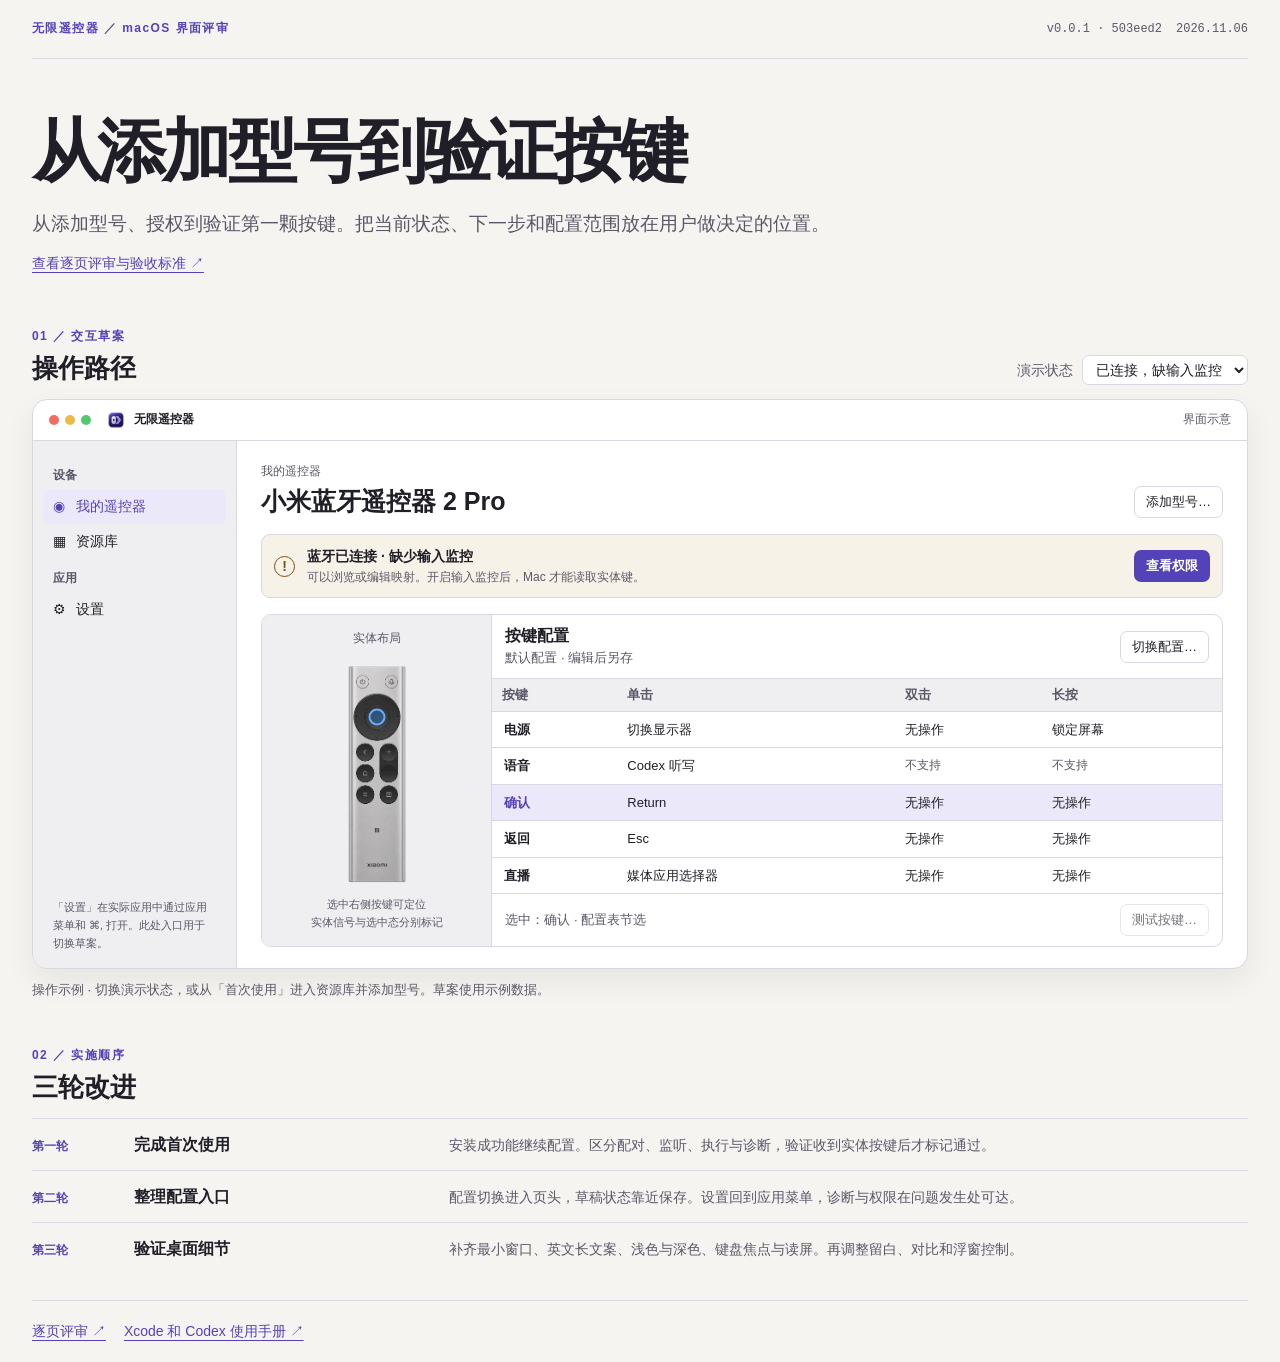
<file: designs/macos-ui-review/index.html>
<!doctype html>
<html lang="zh-Hans">
<head>
<meta charset="utf-8">
<meta name="viewport" content="width=device-width, initial-scale=1">
<meta name="color-scheme" content="light dark">
<title>无限遥控器 · macOS 界面评审</title>
<link rel="stylesheet" href="review.css">
<script src="review.js" defer></script>
</head>
<body>
<main>
  <header class="masthead">
    <span class="eyebrow">无限遥控器 <span>／</span> macOS 界面评审</span>
    <p class="metadata"><span>v0.0.1 · 503eed2</span><span>2026.11.06</span></p>
  </header>
  <section class="intro">
    <h1>从添加型号到验证按键</h1>
    <p>从添加型号、授权到验证第一颗按键。把当前状态、下一步和配置范围放在用户做决定的位置。</p>
    <a href="review.md">查看逐页评审与验收标准 ↗</a>
  </section>

  <section class="demo" aria-labelledby="demo-title">
    <div class="demo-head">
      <div><span class="eyebrow">01 ／ 交互草案</span><h2 id="demo-title">操作路径</h2></div>
      <div class="demo-controls">
        <label for="scenario">演示状态</label>
        <select id="scenario">
          <option value="empty">首次使用</option>
          <option value="unpaired">已添加，待配对</option>
          <option value="blocked" selected>已连接，缺输入监控</option>
          <option value="ready">已收到按键信号</option>
          <option value="diagnosing">诊断进行中</option>
        </select>
      </div>
    </div>
    <div class="window">
      <div class="titlebar">
        <span class="traffic" aria-hidden="true"><i></i><i></i><i></i></span>
        <img src="assets/infinite-remote.png" width="18" height="18" alt="">
        <strong>无限遥控器</strong>
        <span class="window-tag">界面示意</span>
      </div>
      <div class="window-body">
        <nav class="sidebar" aria-label="应用页面">
          <p>设备</p>
          <button type="button" data-page="device" aria-current="page"><span class="nav-symbol" aria-hidden="true">◉</span> 我的遥控器</button>
          <button type="button" data-page="library"><span class="nav-symbol" aria-hidden="true">▦</span> 资源库</button>
          <p>应用</p>
          <button type="button" data-page="settings"><span class="nav-symbol" aria-hidden="true">⚙</span> 设置</button>
          <div class="sidebar-note">「设置」在实际应用中通过应用菜单和 ⌘, 打开。此处入口用于切换草案。</div>
        </nav>
        <div class="stage">
          <section data-view="device">
            <div class="page-top"><div><span class="section-label">我的遥控器</span><h3 id="device-title">小米蓝牙遥控器 2 Pro</h3></div><button class="secondary" id="add-model" data-page="library" type="button">添加型号…</button></div>
            <div id="setup-guide" hidden>
              <div class="inset"><p class="section-label">首次使用</p><h4>设置你的第一支遥控器</h4><p class="muted">每次打开工作台，都可以继续未完成的步骤。</p>
                <ol class="steps">
                  <li><span><strong>添加型号</strong><small>从资源库选择与实体遥控器一致的型号。</small></span><button class="primary" type="button" data-page="library">浏览资源库</button></li>
                  <li><span><strong>读取按键</strong><small>添加型号后，前往蓝牙配对并开启输入监控。</small></span></li>
                  <li><span><strong>验证信号</strong><small>按下并松开任意键，确认 Mac 已收到信号。</small></span></li>
                </ol>
              </div>
            </div>
            <div id="device-workbench">
              <div class="status-row" aria-live="polite">
                <span id="status-icon" class="status-icon" aria-hidden="true">!</span>
                <span><strong id="status-title">蓝牙已连接 · 缺少输入监控</strong><small id="status-description">可以浏览或编辑映射。开启输入监控后，Mac 才能读取实体键。</small></span>
                <button type="button" id="status-action" class="primary">查看权限</button>
              </div>
              <div class="workbench">
                <div class="device-stage">
                  <span class="section-label">实体布局</span>
                  <div class="remote-photo">
                    <img src="assets/xiaomi-2-pro.png" alt="小米蓝牙遥控器 2 Pro 正面">
                    <span id="remote-selection" aria-hidden="true"></span>
                  </div>
                  <small>选中右侧按键可定位<br>实体信号与选中态分别标记</small>
                </div>
                <div class="mapping">
                  <div class="mapping-head"><div><h4>按键配置</h4><p class="muted">默认配置 · 编辑后另存</p></div><button type="button" class="secondary" id="profiles-button">切换配置…</button></div>
                  <div class="table-scroll">
                    <table aria-label="按键配置节选">
                      <thead><tr><th scope="col">按键</th><th scope="col">单击</th><th scope="col">双击</th><th scope="col">长按</th></tr></thead>
                      <tbody>
                        <tr><th scope="row"><button type="button" data-key="电源" aria-pressed="false">电源</button></th><td>切换显示器</td><td>无操作</td><td>锁定屏幕</td></tr>
                        <tr><th scope="row"><button type="button" data-key="语音" aria-pressed="false">语音</button></th><td>Codex 听写</td><td class="unsupported">不支持</td><td class="unsupported">不支持</td></tr>
                        <tr class="selected"><th scope="row"><button type="button" data-key="确认" aria-pressed="true">确认</button></th><td>Return</td><td>无操作</td><td>无操作</td></tr>
                        <tr><th scope="row"><button type="button" data-key="返回" aria-pressed="false">返回</button></th><td>Esc</td><td>无操作</td><td>无操作</td></tr>
                        <tr><th scope="row"><button type="button" data-key="直播" aria-pressed="false">直播</button></th><td>媒体应用选择器</td><td>无操作</td><td>无操作</td></tr>
                      </tbody>
                    </table>
                  </div>
                  <div class="mapping-foot"><span class="muted" id="selection" aria-live="polite">选中：确认 · 配置表节选</span><button class="secondary" type="button" id="diagnose">测试按键…</button></div>
                </div>
              </div>
            </div>
          </section>
          <section data-view="library" hidden>
            <div class="page-top"><div><span class="section-label">发现型号</span><h3>资源库</h3></div><button type="button" class="secondary" data-page="settings" data-pane="sources">管理订阅源…</button></div>
            <div class="library-filter"><label class="sr-only" for="query">搜索型号或品牌</label><input id="query" type="search" placeholder="搜索型号或品牌"></div>
            <div class="install-note" id="install-note" hidden><strong>型号已添加</strong><button class="primary" data-page="device" type="button">打开工作台</button></div>
            <div class="catalog" id="catalog">
              <article class="resource-card">
                <div class="catalog-photo"><img src="assets/xiaomi-2-pro.png" alt=""></div>
                <small>小米</small>
                <strong>小米蓝牙遥控器 2 Pro</strong>
                <code>0.0.1</code>
                <p>已适配的蓝牙遥控器，可用于应用切换、媒体选择和常用 Mac 操作。</p>
                <small class="source">官方资源库</small>
                <div><button type="button" class="primary" id="install">添加遥控器</button> <button type="button" class="secondary" id="choose" hidden>选择</button></div>
              </article>
              <aside class="inset library-hint"><h4>按实际型号添加</h4><p class="muted">通过机身外观与完整型号名称确认。安装后可直接进入工作台继续配对和测试。</p><p class="fineprint">保留现有型号卡片。安装反馈和后续入口由资源库页面提供。</p></aside>
            </div>
            <div class="inset" id="no-results" hidden><h4>没有匹配的遥控器</h4><p class="muted">清除搜索，查看当前订阅源中的全部型号。</p><button type="button" id="clear-search" class="secondary">清除搜索</button></div>
          </section>
          <section data-view="settings" hidden>
            <div class="page-top"><div><span class="section-label">应用设置</span><h3>设置</h3></div></div>
            <div class="pane-switch" role="group" aria-label="设置分类">
              <button class="secondary" type="button" aria-pressed="true" data-settings="permissions">权限</button>
              <button class="secondary" type="button" aria-pressed="false" data-settings="sources">订阅源</button>
              <button class="secondary" type="button" aria-pressed="false" data-settings="media">多媒体</button>
            </div>
            <div class="inset" data-settings-view="permissions">
              <h4>权限</h4><ul class="form-rows">
                <li><span><strong>输入监控</strong><small>读取你所选遥控器的实体按键。</small></span><span id="permission-state" class="muted">尚未授权</span></li>
                <li><span><strong>辅助功能</strong><small>用于模拟快捷键及操作其他应用。</small></span><span class="muted">按需启用</span></li>
              </ul>
              <button type="button" class="secondary" data-page="device">返回设备工作台</button>
            </div>
            <div class="inset" data-settings-view="sources" hidden>
              <h4>订阅源</h4><ul class="form-rows"><li><span><strong>官方资源库</strong><small>管理目录 URL、刷新状态和缓存来源。</small></span><span class="muted">默认</span></li></ul>
              <p class="muted">移除订阅源时，已安装的遥控器仍可使用。</p>
            </div>
            <div class="inset" data-settings-view="media" hidden>
              <h4>多媒体</h4><ul class="form-rows"><li><span><strong>媒体应用选择器</strong><small>选择要展示的应用，最多 9 个。</small></span><span class="muted">配置与预览</span></li></ul>
              <p class="muted">在预览中可看到应用排列和初始焦点。预览不写入配置，也不启动媒体应用。</p>
            </div>
          </section>
        </div>
      </div>
    </div>
    <p class="caption">操作示例 · 切换演示状态，或从「首次使用」进入资源库并添加型号。草案使用示例数据。</p>
  </section>

  <section class="priorities" aria-labelledby="priority-title">
    <span class="eyebrow">02 ／ 实施顺序</span>
    <h2 id="priority-title">三轮改进</h2>
    <div class="priority"><span>第一轮</span><h3>完成首次使用</h3><p>安装成功能继续配置。区分配对、监听、执行与诊断，验证收到实体按键后才标记通过。</p></div>
    <div class="priority"><span>第二轮</span><h3>整理配置入口</h3><p>配置切换进入页头，草稿状态靠近保存。设置回到应用菜单，诊断与权限在问题发生处可达。</p></div>
    <div class="priority"><span>第三轮</span><h3>验证桌面细节</h3><p>补齐最小窗口、英文长文案、浅色与深色、键盘焦点与读屏。再调整留白、对比和浮窗控制。</p></div>
  </section>
  <footer><a href="review.md">逐页评审 ↗</a><a href="xcode-codex.md">Xcode 和 Codex 使用手册 ↗</a></footer>
</main>
<dialog id="profiles"><h3>切换配置</h3><p>默认配置 · 当前使用</p><p class="muted">编辑映射后可另存为自定义配置。</p><form method="dialog"><button class="secondary">关闭</button></form></dialog>
</body>
</html>
</file>
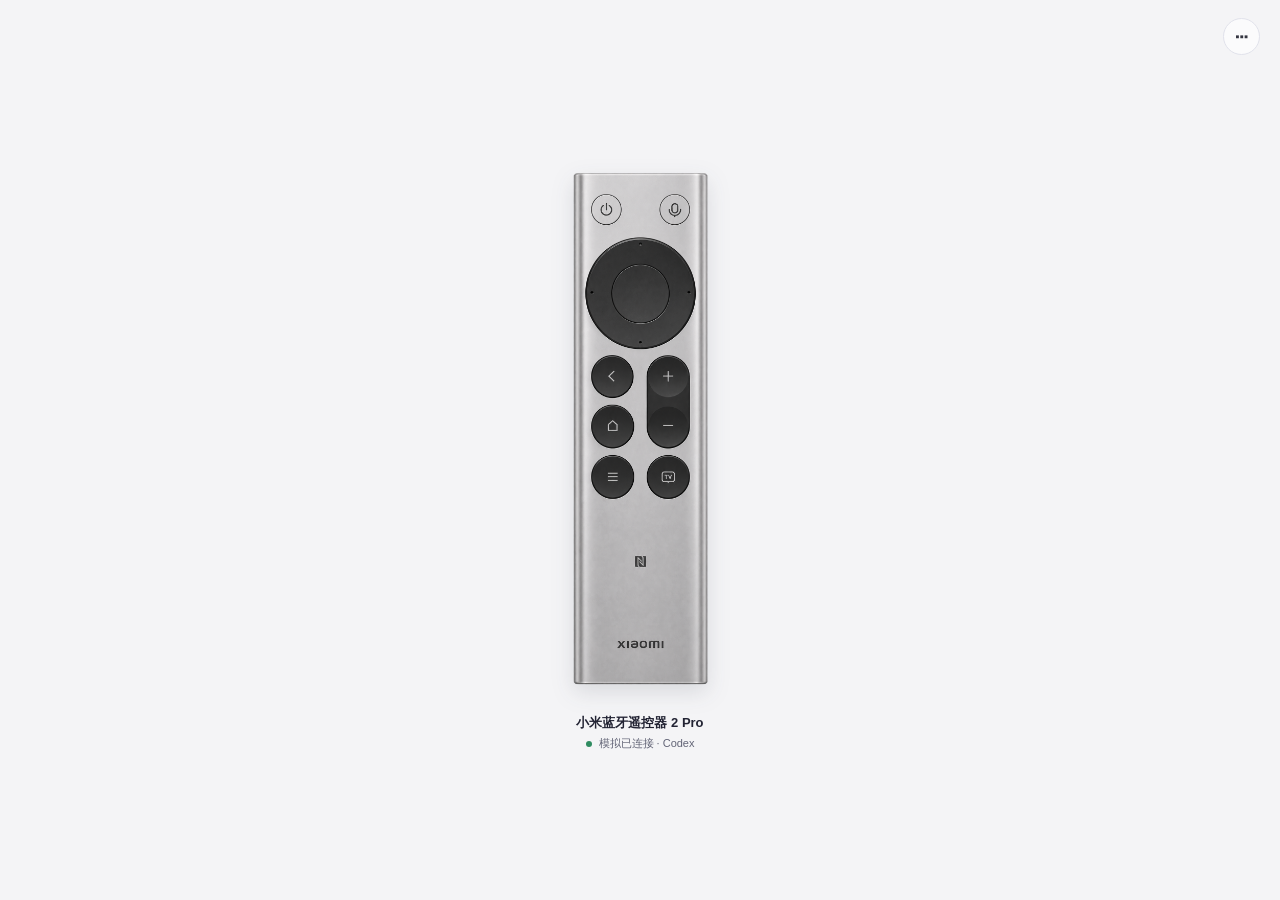
<file: designs/remotedesk-ia/index.html>
<!doctype html>
<html lang="zh-CN">
<head>
<meta charset="utf-8">
<meta name="viewport" content="width=device-width,initial-scale=1">
<title>遥控台 · 仿真遥控器</title>
<style>
:root{color-scheme:light;--ink:#222333;--sub:#626476;--line:#e1e2eb;--accent:#4e46cb;--tint:#eeedff;--bg:#f6f6fa;--paper:#fff;--good:#236949;--warn:#87550c}
*{box-sizing:border-box}body{margin:0;background:var(--bg);color:var(--ink);font:14px/1.55 -apple-system,BlinkMacSystemFont,"PingFang SC",sans-serif}button,select{font:inherit;color:inherit}button,select{border:1px solid var(--line);border-radius:7px;background:white;padding:6px 11px}button:not(:disabled),select{cursor:pointer}button:not(:disabled):hover{background:var(--tint)}button:disabled{opacity:.55}button:focus-visible,select:focus-visible,a:focus-visible{outline:2px solid var(--accent);outline-offset:2px}button.primary{background:var(--accent);color:white;border-color:var(--accent)}button.primary:hover{background:#3f36ae}a,.link{color:var(--accent)}.link{border:0;background:transparent}.head,.foot{background:#fff;padding:12px 22px;display:flex;align-items:center;justify-content:space-between;gap:12px;flex-wrap:wrap}.head{border-bottom:1px solid var(--line)}.foot{border-top:1px solid var(--line);font-size:12px;color:var(--sub)}.brand{display:flex;align-items:center;gap:10px;font-size:17px;font-weight:700}.mark{background:var(--accent);color:white;padding:5px 8px;border-radius:7px;font:700 12px/1.5 ui-monospace,monospace}.tag,.pill{border-radius:6px;background:#efeff4;padding:2px 7px;font-size:12px;color:var(--sub);white-space:nowrap}.pill.good{color:var(--good);background:#e9f5ef}.pill.warn{color:var(--warn);background:#fff3dd}.frame{display:grid;grid-template-columns:188px minmax(0,1fr);min-height:calc(100dvh - 110px)}aside{background:#f0f0f6;border-right:1px solid var(--line);padding:20px 13px;display:flex;flex-direction:column;gap:17px}nav{display:grid;gap:5px}nav button,.profiles button{text-align:left;border-color:transparent;background:transparent}nav button[aria-current="page"],.profiles button[aria-pressed="true"]{background:var(--tint);color:#4036aa;border-color:#dedaff;font-weight:650}.aside-meta{margin-top:auto;padding:10px 8px;border-top:1px solid var(--line)}main{padding:24px clamp(16px,4vw,46px) 30px;min-width:0}.content{max-width:1100px;margin:auto}.top{margin-bottom:18px}.eyebrow{font:650 11px/1.6 ui-monospace,monospace;letter-spacing:.12em;color:var(--accent)}h1,h2,h3,p{margin:0}h1{font-size:30px;line-height:1.22;letter-spacing:-.045em;margin:3px 0 6px}h2{font-size:19px;line-height:1.35}h3{font-size:14px}p,.muted{color:var(--sub)}small{color:var(--sub);font-size:12px}.row{display:flex;gap:8px;align-items:center;flex-wrap:wrap}.between{justify-content:space-between}.stack{display:grid;gap:13px}.card{background:var(--paper);border:1px solid var(--line);border-radius:11px;padding:16px;min-width:0}.hero{padding:18px;background:#f3f1ff;border-color:#e3ddff}.hero h2{font-size:23px;margin:1px 0 3px}.cols{display:grid;grid-template-columns:minmax(0,1fr) minmax(235px,.52fr);gap:13px;align-items:start}.scheme{grid-template-columns:minmax(155px,.36fr) minmax(0,1fr)}.profiles{display:grid;gap:4px}.profiles h3{margin-bottom:6px}.notice{border:1px solid #efdfb7;background:#fff8e9;border-radius:8px;padding:9px 11px;color:#714a0e}.list{list-style:none;padding:0;margin:0}.list li{border-top:1px solid var(--line);padding:8px 0}.list li:first-child{border-top:0}.key{display:inline-block;min-width:52px;font-weight:650}.status{display:grid;gap:8px;margin-top:9px}.status>div{display:flex;justify-content:space-between;gap:8px}.compact{font-size:12px}.keys{display:grid;grid-template-columns:repeat(3,minmax(0,1fr));gap:5px;margin:10px 0}.keys button{padding:5px}.keys button[aria-pressed=true]{border-color:#877cf1;background:var(--tint)}.learned{color:var(--good);font-size:10px}.meta{margin-top:8px;padding:10px 0 0;border-top:1px solid var(--line)}.toast{color:var(--good);font-size:13px}.toast:empty{display:none}.dialog{position:fixed;inset:0;background:#17162955;display:grid;place-items:center;padding:18px;z-index:2}.dialog .card{width:min(100%,510px);box-shadow:0 14px 50px #1e194337}.dialog pre{overflow:auto;background:#f3f3f8;padding:10px;font-size:12px}.target{width:100%;padding:7px;font:inherit;border:1px solid var(--line);border-radius:6px}.nowrap{white-space:nowrap}@media(max-width:860px){.frame{grid-template-columns:145px minmax(0,1fr)}main{padding:19px}.scheme{grid-template-columns:145px minmax(0,1fr)}}@media(max-width:710px){.cols:not(.scheme){grid-template-columns:1fr}}@media(max-width:600px){.frame,.scheme{display:block}aside{padding:8px 12px;border-right:0;border-bottom:1px solid var(--line)}nav{grid-template-columns:repeat(3,1fr)}.aside-meta,aside>.eyebrow{display:none}main{padding:14px}.scheme>.card:first-child{margin-bottom:10px}.profiles{grid-template-columns:1fr 1fr}.profiles h3{grid-column:1/-1}.head,.foot{padding:9px 12px}}

/* The device is the window content. Its visual surface is an image; controls overlay the physical keys. */
body{background:#f4f4f6}.appbar{position:absolute;inset:18px 20px auto;z-index:1;display:flex;justify-content:flex-end;gap:8px;align-items:center;pointer-events:none}
.appbar>*{pointer-events:auto}.menubtn{width:37px;height:37px;padding:0;border-radius:50%;background:#ffffffb0;color:#343540;font-size:23px;line-height:1}
.popover{position:absolute;right:0;top:44px;width:min(250px,calc(100vw - 40px));padding:6px;border:1px solid #dedee7;border-radius:11px;background:#fff;box-shadow:0 14px 35px #1c1a3622;display:grid;gap:2px}.popover button{border:0;text-align:left;padding:7px 10px}.popover small{padding:5px 10px 2px}.popover hr{margin:4px;border:0;border-top:1px solid var(--line)}
.scene{min-height:100dvh;display:grid;place-content:center;justify-items:center;padding:55px 14px 24px;gap:14px;text-align:center}
.device{position:relative;height:clamp(330px,calc(100dvh - 166px),555px);aspect-ratio:1 / 3;touch-action:manipulation}
.device img{width:100%;height:100%;display:block;object-fit:contain;pointer-events:none;filter:drop-shadow(0 8px 11px #272c3b21)}
.device .hotspot{position:absolute;transform:translate(-50%,-50%);padding:0;border:0;background:transparent;border-radius:50%;cursor:pointer;touch-action:manipulation}
.device .hotspot:hover{background:#ffffff21;box-shadow:inset 0 0 0 1px #ffffff70}
.device .hotspot:active,.device .hotspot.fired{background:#c1b7ff63;box-shadow:inset 0 0 0 1px #b0a2ff}
.caption h1{font-size:13px;font-weight:650;letter-spacing:0;margin:0 0 4px}.caption p{font-size:11px;display:flex;align-items:center;justify-content:center;gap:7px}.dot{width:6px;height:6px;border-radius:50%;background:#2f8b60}.dot.off{background:#8c868d}.result{min-height:1.55em;font-size:12px;color:var(--sub)}
.settings{padding:52px clamp(15px,4vw,45px) 25px;min-height:100dvh}.settings .content{max-width:850px}.settings .top{margin-top:10px}.settings .cols{margin-top:10px}.back{margin-right:auto}
@media(max-height:540px){.device{height:300px}.scene{padding-top:36px}}@media(prefers-reduced-motion:no-preference){.device .hotspot{transition:background .1s}}
</style>
</head>
<body>
<header class="appbar" id="appbar"></header>
<main id="screen" style="padding:0"></main>
<div id="overlay"></div>
<script>
const keys=[['power','电源'],['voice','语音'],['up','方向上'],['left','方向左'],['ok','确定'],['right','方向右'],['down','方向下'],['back','返回'],['plus','音量加'],['home','主页'],['minus','音量减'],['menu','菜单'],['tv','直播']];
const names={'ChatGPT':'浏览器 · ChatGPT','Codex':'Codex 桌面应用','Cursor':'Cursor 桌面应用','Claude Code · 终端':'终端'};
const presets={
 ChatGPT:{ok:'打开网页',menu:'切换到下一个 Agent'},
 Codex:{home:'新建对话 · ⌘N',ok:'发送当前草稿 · ⌘↵',back:'停止生成 · Esc',menu:'切换到下一个 Agent'},
 Cursor:{ok:'打开应用',menu:'切换到下一个 Agent'},
 'Claude Code · 终端':{ok:'打开应用',menu:'切换到下一个 Agent'}
};
const routes={home:'工作台',agents:'Agent 方案',remote:'遥控器'}, seq=Object.keys(names);
const $=id=>document.getElementById(id);
const btn=(label,act,cls='',disabled=false)=>'<button type="button" data-act="'+act+'" class="'+cls+'"'+(disabled?' disabled':'')+'>'+label+'</button>';
const pill=(label,cls='')=>'<span class="pill '+cls+'">'+label+'</span>';
const title=(n,t,d)=>'<header class="top"><div class="eyebrow">'+n+'</div><h1>'+t+'</h1><p>'+d+'</p></header>';
const state={};let dialogFocus='';
function reset(mode){Object.assign(state,{mode,page:'home',active:'Codex',view:'Codex',connected:mode==='daily',device:mode!=='setup',listen:mode!=='setup',post:mode==='daily',enabled:true,learned:new Set(mode==='setup'?[]:['home','ok','back','menu']),slot:'ok',actions:structuredClone(presets),learn:false,dialog:'',feedback:'',resume:false,logs:[]});}
reset('daily');
const keyName=id=>keys.find(x=>x[0]===id)?.[1]||'';
const requires=a=>a?.includes(' · ')||a==='发送快捷键'||a==='打开 Chat Bar';
const linked=()=>state.connected&&state.listen;
const deviceStatus=()=>!state.device?'未选设备':!state.connected?'设备离线':!state.listen?'已连接 · 未监听':'已连接 · 监听中';
function actionStatus(id,a){if(!state.enabled)return pill('已暂停');if(!state.connected)return pill('设备不可用','warn');if(!state.listen)return pill('等待输入监控','warn');if(!state.learned.has(id))return pill('未录入按键','warn');if(requires(a)&&!state.post)return pill('缺少辅助功能','warn');return pill('可遥控','good')}
let menuOpen=false, fired='', timer;
// Centers and hit extents measured on the 724 × 2172 transparent packshot.
const placement={
  power:[31.5,11.5,16.6,5.5],voice:[68.5,11.5,16.6,5.5],up:[50,19.2,34,4.9],
  left:[27.4,26.5,14.1,11.2],ok:[50,26.7,31.1,10.5],right:[72.6,26.5,14.1,11.2],down:[50,34.1,34,4.9],
  back:[34.8,41.5,23.5,7.8],plus:[65,41.5,23.5,7.8],home:[34.8,50.5,23.5,7.8],minus:[65,50.5,23.5,7.8],
  menu:[34.8,59.6,23.5,7.8],tv:[65,59.6,23.5,7.8]
};
function home(){
 const available=linked()&&state.enabled;
 const statuses=!state.device?'未选设备':!state.connected?'设备离线':!state.listen?'未监听':!state.enabled?'已暂停':'模拟已连接';
 return '<section class="scene" aria-label="仿真遥控器">'+
 (state.device?'<div class="device"><img src="assets/remote-2-pro.png" alt="" draggable="false">'+keys.map(([id,name])=>{
    const [x,y,w,h]=placement[id];
    const a=state.actions[state.active][id],hint=a?name+' · '+a:name;
    return '<button class="hotspot'+(id===fired?' fired':'')+'" data-act="press:'+id+'" aria-label="'+hint+'" title="'+hint+'" style="left:'+x+'%;top:'+y+'%;width:'+w+'%;height:'+h+'%"></button>';
 }).join('')+'</div>':'<div>'+btn('连接遥控器','route:remote','primary')+'</div>')+
 '<div class="caption"><h1>'+(state.device?'小米蓝牙遥控器 2 Pro':'未连接遥控器')+'</h1><p><span class="dot'+(!available?' off':'')+'" aria-hidden="true"></span>'+statuses+' · '+state.active+'</p></div>'+
 '<div class="result" role="status">'+state.feedback+'</div></section>';
}
function showMenu(){
 return '<div class="popover" aria-label="遥控台操作"><small>切换当前方案</small>'+seq.map(x=>btn(x+(x===state.active?' ✓':''),'activate:'+x)).join('')+'<hr>'+btn('配置 Agent 方案','inspect')+btn('配置遥控器','route:remote')+btn('按键诊断','dialog:diagnose')+btn(state.enabled?'暂停遥控触发':'恢复遥控触发','toggle')+'<hr><small>模拟连接状态</small>'+btn(state.connected?'模拟断开设备':'模拟连接设备','connection')+'</div>';
}
function agents(){
 const a=state.actions[state.view],live=state.view===state.active;
 return title('02 / ACTIONS','Agent 方案','选择一个方案浏览和配置动作。启用后，实体遥控器才会切换到它。')+
 '<div class="cols scheme"><section class="card profiles"><h3>方案列表</h3>'+seq.map(x=>'<button data-act="view:'+x+'" aria-pressed="'+(state.view===x)+'">'+x+(state.active===x?' <small>· 使用中</small>':'')+'</button>').join('')+'</section><section class="card stack"><div class="row between"><div><h2>'+state.view+'</h2><p>'+names[state.view]+'</p></div>'+(live?pill('当前启用','good'):btn('启用此方案','activate','primary'))+'</div>'+
 '<div class="meta"><div class="row between"><h3>已配置动作</h3>'+btn('配置键位','dialog:edit')+'</div><ul class="list">'+(Object.entries(a).map(([id,x])=>'<li class="row between"><span><span class="key">'+keyName(id)+'</span> '+x+'</span><div class="row">'+(!state.learned.has(id)?btn('去录入','jump:'+id,'link'):requires(x)&&!state.post?pill('缺少辅助功能','warn'):pill('已录入','good'))+btn('编辑','edit:'+id)+btn('试运行','test:'+id)+'</div></li>').join('')||'<li>未分配动作</li>')+'</ul></div>'+
 (Object.values(a).some(requires)&&!state.post?'<div class="notice row between"><span>发送快捷键需要「辅助功能」权限。</span>'+btn('模拟允许辅助功能','post')+'</div>':'')+'</section></div>';
}
function remote(){
 const recorded=state.learned.has(state.slot), label=keyName(state.slot);
 return title('03 / INPUT','遥控器','连接和录入实体按键。同一台遥控器录一次，即可供各方案使用。')+
 (state.resume?'<div class="row">'+btn('返回 '+state.view+' 方案','return','link')+'</div>':'')+
 '<div class="cols"><section class="card stack"><div class="row between"><h2>实体键录入</h2>'+pill(state.learned.size+' / 13 已录入')+'</div><div class="muted">小米 2 Pro · 实体键位</div><div class="keys">'+keys.map(([id,n])=>'<button data-act="key:'+id+'" aria-pressed="'+(state.slot===id)+'">'+n+(state.learned.has(id)?' <span class="learned" aria-label="已录入">●</span>':'')+'</button>').join('')+'</div><div class="meta stack"><div><h3>'+label+'</h3><small>'+(recorded?'已录入 · 所有方案共用':'尚未录入')+'</small></div>'+
 (state.learn?'<div class="notice">请按一下实体遥控器上的「'+label+'」。录入期间不会触发动作。</div><div class="row">'+btn('模拟收到按键','capture','primary')+btn('取消录入','cancel')+'</div>':'<div class="row">'+btn(recorded?'重新录入':'录入按键','learn','primary',!linked()||!state.enabled)+(recorded?btn('清除录入','clear'):'')+(!linked()?'<small>连接并开启监听后即可录入</small>':!state.enabled?'<small>恢复遥控触发后即可录入</small>':'')+'</div>')+
 '</div></section><div class="stack"><section class="card stack"><div class="row between"><h2>设备与连接</h2>'+pill(deviceStatus(),linked()?'good':'warn')+'</div><p>'+(state.device?'小米蓝牙语音遥控器 · HID 2717:32B8':'在 macOS 蓝牙设置配对，再选作输入设备。')+'</p><div class="row">'+(!state.connected?btn('模拟配对并选择设备','connect'):!state.listen?btn('模拟开启输入监控','listen','primary'):pill('输入监控已开启','good'))+'</div></section><section class="card stack"><h2>按键诊断</h2><p>查看收到的 HID 信号，打开诊断时实体按键不会触发动作。</p><div>'+btn('打开诊断','dialog:diagnose')+'</div></section></div></div>';
}
function modal(){
 if(!state.dialog)return '';
 const id=state.slot;
 let body='';
 if(state.dialog==='switch') body='<h2 id="dialog-title">切换当前方案</h2><p>选择后立即更改实体遥控器控制的 Agent。</p><div class="stack">'+seq.map(x=>btn(x+(x===state.active?' · 当前启用':''),'activate:'+x,'',x===state.active)).join('')+'</div>';
 if(state.dialog==='diagnose') body='<h2 id="dialog-title">按键诊断</h2><p>诊断中 · 实体按键不会触发动作</p><pre>'+(state.logs.length?state.logs.join('\n'):'还没有按键信号')+'</pre><div>'+btn('模拟收到「确定」信号','signal','primary',!linked())+'</div>';
 if(state.dialog==='edit'){
 const options=[...new Set(['未分配动作','打开网页','打开应用','发送快捷键','打开 Chat Bar','切换到下一个 Agent',...Object.values(presets[state.view])])];
 body='<h2 id="dialog-title">配置 '+state.view+' 动作</h2><label>键位 <select id="editKey">'+keys.map(([k,n])=>'<option value="'+k+'" '+(k===id?'selected':'')+'>'+n+'</option>').join('')+'</select></label><label>动作 <select id="editAction">'+options.map(a=>'<option '+((state.actions[state.view][id]||'未分配动作')===a?'selected':'')+'>'+a+'</option>').join('')+'</select></label><div>'+btn('保存动作','save','primary')+'</div>';
 }
 return '<div class="dialog"><section class="card stack" role="dialog" aria-modal="true" aria-labelledby="dialog-title">'+body+'<div>'+btn(state.dialog==='diagnose'?'完成':'关闭','close')+'</div></section></div>';
}
function render(){
 const settings=state.page!=='home';
 $('appbar').innerHTML=(settings?btn('返回遥控器','route:home','back'):'')+'<button type="button" class="menubtn" data-act="menu" aria-label="遥控台菜单" aria-expanded="'+menuOpen+'">⋯</button>'+(menuOpen?showMenu():'');
 $('screen').innerHTML=settings?'<div class="settings"><div class="content">'+({agents,remote}[state.page])()+'<div class="toast" role="status">'+state.feedback+'</div></div></div>':home();
 $('overlay').innerHTML=modal();
 for(const el of [$('appbar'),$('screen')])el.inert=!!state.dialog;
}
function go(page){state.page=page;state.learn=false;state.resume=false}
document.addEventListener('click',e=>{
 const b=e.target.closest('[data-act]');if(!b){if(menuOpen&&!e.target.closest('.popover')){menuOpen=false;render()}return;}
 const [op,v]=b.dataset.act.split(':'); const was=state.dialog;
 state.feedback='';
 if(op==='menu')menuOpen=!menuOpen;else menuOpen=false;
 if(op==='connection'){state.device=true;state.connected=!state.connected;state.learn=false}
 if(op==='press'){
   fired=v;clearTimeout(timer);timer=setTimeout(()=>{fired='';document.querySelector('.hotspot.fired')?.classList.remove('fired')},240);
   const action=state.actions[state.active][v];
   if(!linked())state.feedback='未发送 · 设备未监听';
   else if(!state.enabled)state.feedback='未发送 · 遥控已暂停';
   else if(!state.learned.has(v))state.feedback=keyName(v)+' · 尚未录入';
   else if(!action)state.feedback=keyName(v)+' · 未分配动作';
   else if(requires(action)&&!state.post)state.feedback='未发送 · 缺少辅助功能';
   else if(action==='切换到下一个 Agent'){state.active=seq[(seq.indexOf(state.active)+1)%seq.length];state.feedback='已切换到 '+state.active}
   else state.feedback='模拟触发 · '+action;
 }
 if(op==='route')go(v);
 if(op==='toggle'){state.enabled=!state.enabled;state.learn=false}
 if(op==='inspect'){state.view=state.active;go('agents')}
 if(op==='switch')state.dialog='switch';
 if(op==='view'){state.view=v}
 if(op==='activate'){state.active=v||state.view;state.dialog='';state.feedback='已启用 '+state.active}
 if(op==='jump'){if(state.page==='home')state.view=state.active;state.slot=v;go('remote');state.resume=true}
 if(op==='return')go('agents');
 if(op==='key'){state.slot=v;state.learn=false}
 if(op==='connect'){state.device=true;state.connected=true}
 if(op==='listen')state.listen=true;
 if(op==='post')state.post=true;
 if(op==='learn'&&linked()&&state.enabled)state.learn=true;
 if(op==='cancel')state.learn=false;
 if(op==='capture'){state.learned.add(state.slot);state.learn=false;state.feedback='已录入「'+keyName(state.slot)+'」，各方案均可使用'}
 if(op==='clear'){state.learned.delete(state.slot);state.feedback='已清除实体信号，方案动作仍保留'}
 if(op==='dialog'){state.learn=false;state.dialog=v}
 if(op==='close')state.dialog='';
 if(op==='signal'){state.logs.unshift('确定 · HID 示例信号');state.logs=state.logs.slice(0,8)}
 if(op==='edit'){state.slot=v;state.dialog='edit'}
 if(op==='test'){const a=state.actions[state.view][v];state.feedback=requires(a)&&!state.post?'试运行未执行：缺少辅助功能权限':'模拟试运行：'+a}
 if(op==='save'){const a=$('editAction').value;if(a==='未分配动作')delete state.actions[state.view][state.slot];else state.actions[state.view][state.slot]=a;state.dialog='';state.feedback='动作已保存'}
 if(!was&&state.dialog)dialogFocus=b.dataset.act;
 render();
 if(state.dialog)$('overlay').querySelector('button,select')?.focus();
 else if(was)document.querySelector('[data-act="'+CSS.escape(dialogFocus)+'"]')?.focus();
 else if(['route','jump','return','inspect'].includes(op)){const h=$('screen').querySelector('h1');h.tabIndex=-1;h.focus()}
 else document.querySelector('[data-act="'+CSS.escape(b.dataset.act)+'"]')?.focus();
});
document.addEventListener('change',e=>{if(e.target.id==='editKey'){state.slot=e.target.value;render();$('editKey').focus()}});
document.addEventListener('keydown',e=>{if(!state.dialog){if(e.key==='Escape'&&menuOpen){menuOpen=false;render();document.querySelector('[data-act=menu]').focus()}return;}if(e.key==='Escape'){$('overlay').querySelector('[data-act="close"]').click();return}if(e.key==='Tab'){const els=[...$('overlay').querySelectorAll('button:not(:disabled),select')];if(e.shiftKey&&document.activeElement===els[0]){e.preventDefault();els.at(-1)?.focus()}else if(!e.shiftKey&&document.activeElement===els.at(-1)){e.preventDefault();els[0]?.focus()}}});
render();
</script>
</body>
</html>
</file>
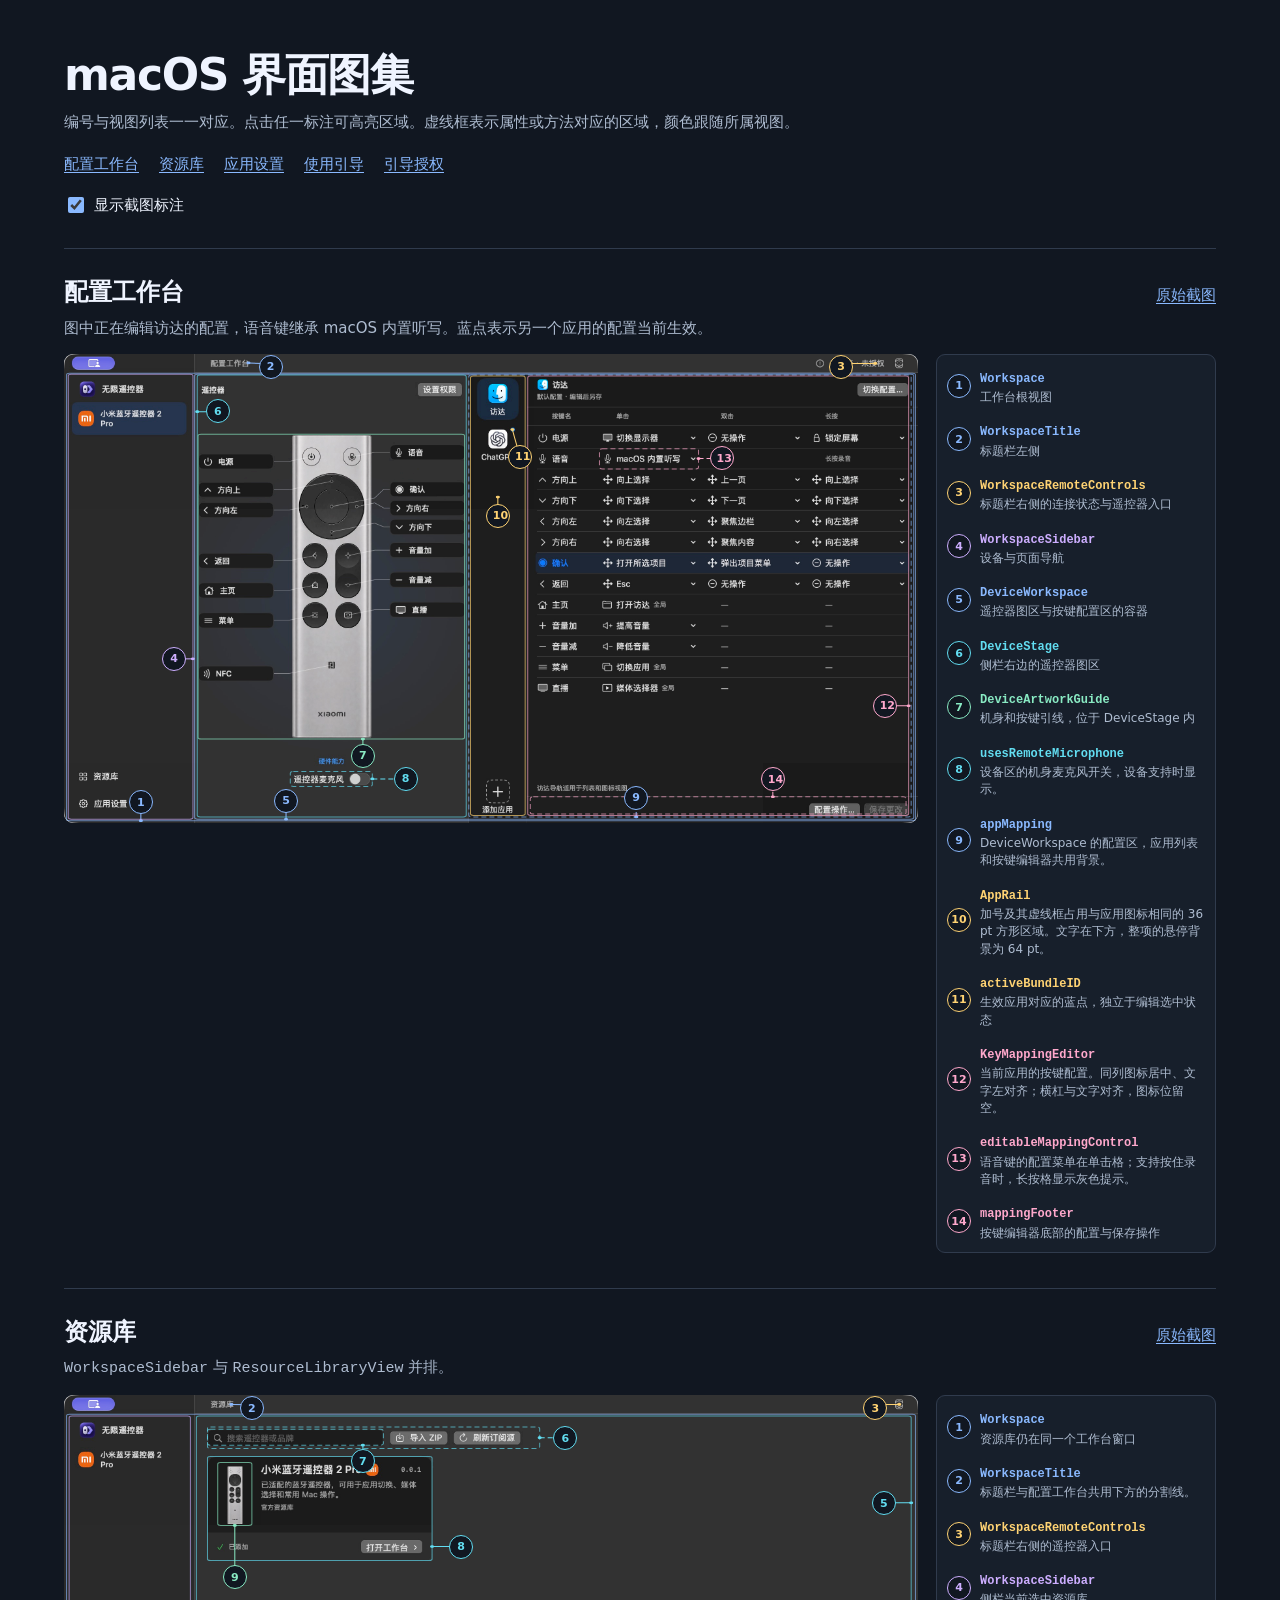
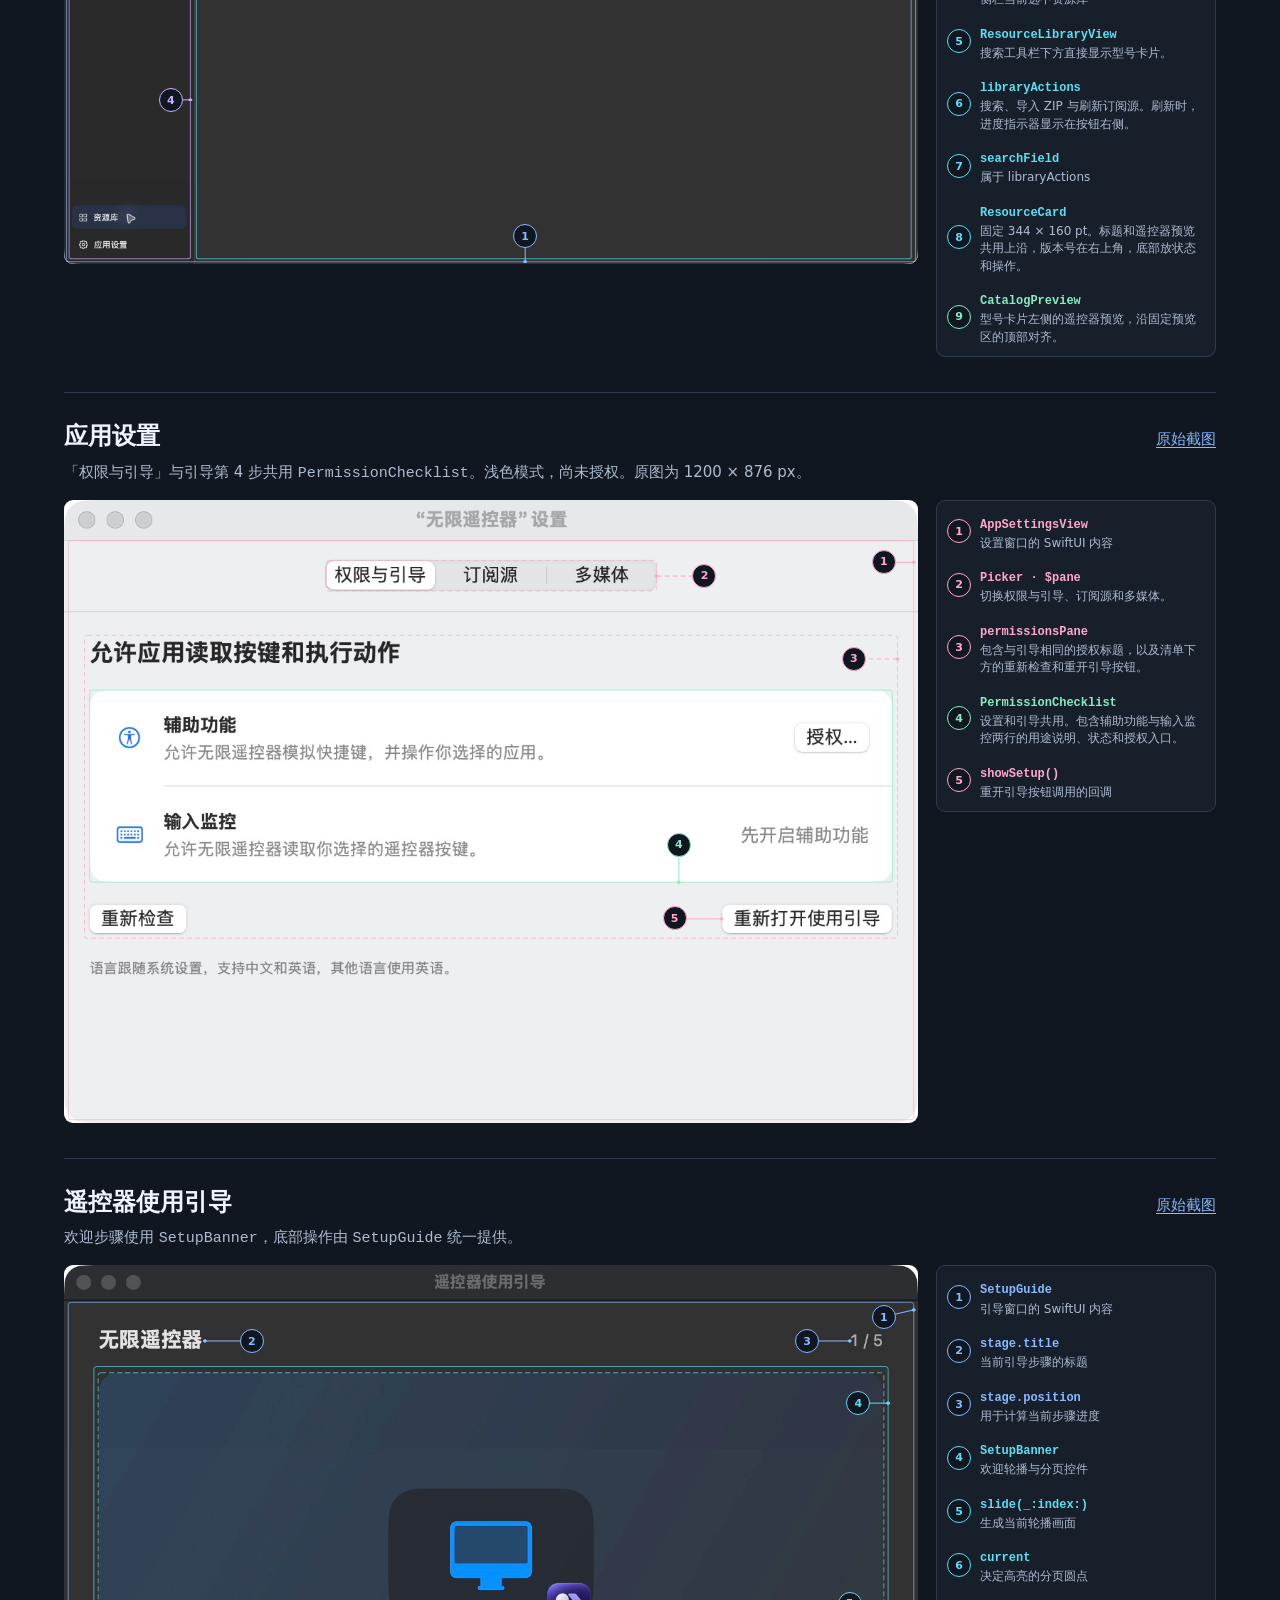
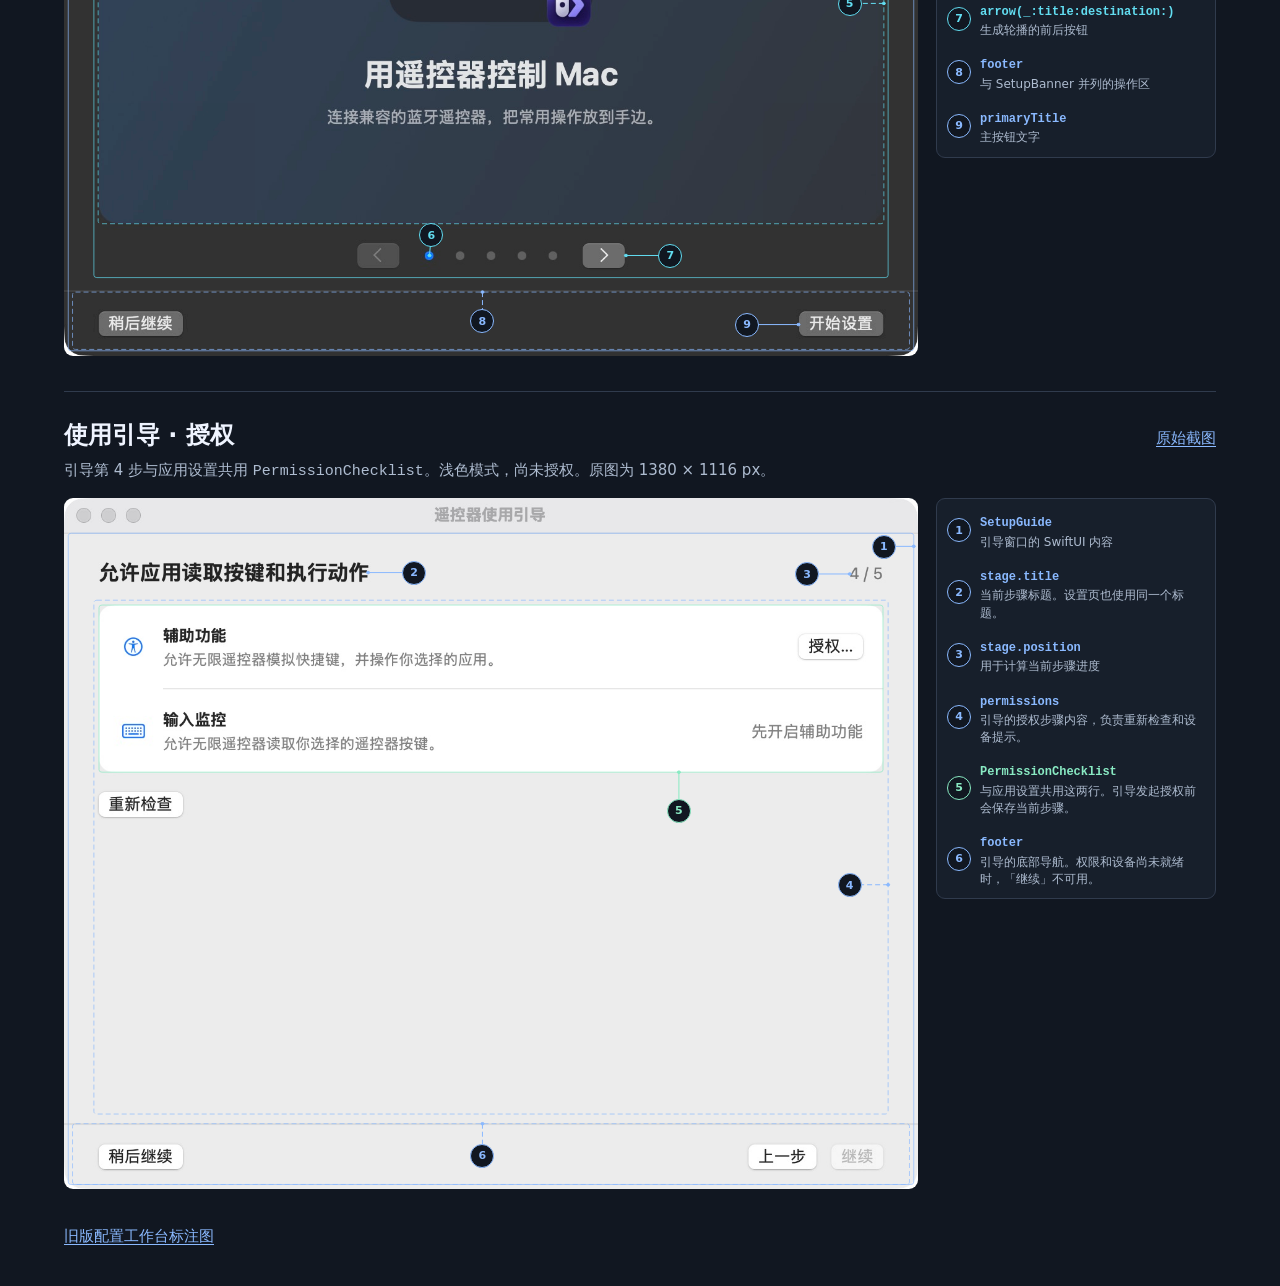
<file: docs/ui-reference.html>
<!doctype html>
<html lang="zh-Hans">
<head>
<meta charset="utf-8">
<meta name="viewport" content="width=device-width, initial-scale=1">
<title>macOS 界面图集 · 无限遥控器</title>
<style>
  :root {
    color-scheme: dark;
    --page: #111721;
    --panel: #171f2b;
    --line: #303b4d;
    --muted: #aebcd0;
    --blue: #8ab9ff;
    --purple: #cdaeff;
    --cyan: #62ddf1;
    --mint: #89eac3;
    --gold: #ffd373;
    --pink: #ffa8cc;
    font: 15px/1.6 system-ui, sans-serif;
    color: #eff4ff;
    background: var(--page);
  }
  * { box-sizing: border-box; }
  body { margin: 0; }
  header, main { width: min(96%, 1600px); margin-inline: auto; padding-inline: clamp(12px, 3vw, 40px); }
  header { padding-block: 40px 26px; }
  h1, h2, p { margin: 0; }
  h1 { font-size: clamp(28px, 4vw, 44px); letter-spacing: -.03em; }
  h2 { font-size: 24px; }
  p { color: var(--muted); }
  a { color: var(--blue); text-underline-offset: .22em; }
  a:focus-visible, button:focus-visible, input:focus-visible { outline: 2px solid var(--blue); outline-offset: 3px; }
  nav, .heading { display: flex; align-items: baseline; flex-wrap: wrap; gap: 8px 20px; }
  nav { margin-block: 18px 12px; }
  .toggle { display: inline-flex; gap: 7px; align-items: center; min-height: 34px; }
  .toggle input { accent-color: var(--blue); width: 16px; height: 16px; }
  main { padding-bottom: 50px; }
  section { border-top: 1px solid var(--line); padding-block: 24px 35px; }
  .heading { justify-content: space-between; margin-bottom: 4px; }
  .panel { display: grid; grid-template-columns: minmax(0, 1fr) 280px; gap: 18px; align-items: start; margin-top: 14px; }
  .shot-scroll { overflow: auto; }
  .shot { position: relative; width: 100%; overflow: hidden; border-radius: 9px; background: var(--panel); }
  .shot img { display: block; width: 100%; height: auto; }
  .overlay, .overlay svg { position: absolute; inset: 0; width: 100%; height: 100%; pointer-events: none; }
  body:has(#show-marks:not(:checked)) .overlay { display: none; }
  .overlay :is(rect, line, circle) { vector-effect: non-scaling-stroke; stroke: var(--mark); fill: none; }
  .overlay rect { opacity: .66; }
  .overlay [data-kind="member"]:has(> rect) > :is(rect, line) { stroke-dasharray: 5 3; }
  .overlay circle { fill: var(--mark); }
  .overlay .chosen rect { opacity: 1; stroke-width: 2; fill: color-mix(in srgb, var(--mark) 10%, transparent); }
  .pin, .number {
    display: grid; place-items: center; flex: none;
    width: 24px; height: 24px; border: 1px solid var(--mark); border-radius: 50%;
    background: var(--page); color: var(--mark); font: 700 11px/1 system-ui, sans-serif;
  }
  .pin {
    position: absolute;
    left: clamp(13px, var(--x), calc(100% - 13px));
    top: clamp(13px, var(--y), calc(100% - 13px));
    transform: translate(-50%, -50%); pointer-events: auto; cursor: pointer;
  }
  .pin.chosen, .marks button[aria-pressed="true"] .number { color: var(--page); background: var(--mark); }
  .marks { list-style: none; margin: 0; padding: 4px; border: 1px solid var(--line); border-radius: 9px; background: var(--panel); }
  .marks button {
    display: flex; gap: 9px; align-items: center; width: 100%; padding: 6px;
    border: 0; border-radius: 5px; text-align: left; font: inherit; color: var(--mark);
    background: none; cursor: pointer;
  }
  .marks button:hover, .marks button[aria-pressed="true"] { background: #263144; }
  .marks code { overflow-wrap: anywhere; font-size: 12px; font-weight: 600; }
  .marks small { display: block; color: var(--muted); font-size: 12px; line-height: 1.45; }
  .blue { --mark: var(--blue); } .purple { --mark: var(--purple); }
  .cyan { --mark: var(--cyan); } .mint { --mark: var(--mint); }
  .gold { --mark: var(--gold); } .pink { --mark: var(--pink); }
  .scroll-note { display: none; }
  @media (max-width: 980px) {
    .panel { grid-template-columns: 1fr; gap: 10px; }
    .marks { display: grid; grid-template-columns: repeat(auto-fit, minmax(min(230px, 100%), 1fr)); }
    .shot.wide { min-width: 670px; }
    .scroll-note { display: block; font-size: 13px; }
  }
  @media (max-width: 560px) {
    header { padding-top: 22px; }
    .shot { min-width: 440px; }
  }
</style>
</head>
<body>
<header>
  <h1>macOS 界面图集</h1>
  <p>编号与视图列表一一对应。点击任一标注可高亮区域。虚线框表示属性或方法对应的区域，颜色跟随所属视图。</p>
  <nav aria-label="界面导航">
    <a href="#workspace">配置工作台</a>
    <a href="#library">资源库</a>
    <a href="#settings">应用设置</a>
    <a href="#guide">使用引导</a>
    <a href="#guide-permissions">引导授权</a>
  </nav>
  <label class="toggle"><input type="checkbox" id="show-marks" checked> 显示截图标注</label>
  <p class="scroll-note">窄屏可横向滚动截图。</p>
</header>
<main>
  <!-- 每条 li 是一个标注。坐标以截图左上为原点，范围 0–100。
       data-box = 左 上 宽 高，data-at = 引线终点，data-pin = 编号位置。
       局部控件可省略 data-box。替换截图后只需校正受影响条目的坐标。 -->
  <section id="workspace">
    <div class="heading"><h2>配置工作台</h2><a href="images/workspace.jpg">原始截图</a></div>
    <p>图中正在编辑访达的配置，语音键继承 macOS 内置听写。蓝点表示另一个应用的配置当前生效。</p>
    <div class="panel">
      <div class="shot-scroll"><div class="shot wide">
        <img src="images/workspace.jpg" width="2622" height="1440" alt="配置工作台。访达语音行的单击格显示 macOS 内置听写，长按格显示长按录音。确认键的双击格显示弹出项目菜单。">
      </div></div>
      <ol class="marks" aria-label="配置工作台视图与属性">
        <li class="blue" data-box=".3 4.1 99.4 95.4" data-at="9 99.5" data-pin="9 95.6"><code>Workspace</code><small>工作台根视图</small></li>
        <li class="blue" data-at="21.6 1.9" data-pin="24.2 2.1"><code>WorkspaceTitle</code><small>标题栏左侧</small></li>
        <li class="gold" data-at="95 2" data-pin="91 2"><code>WorkspaceRemoteControls</code><small>标题栏右侧的连接状态与遥控器入口</small></li>
        <li class="purple" data-box=".5 4.3 14.6 94.9" data-at="15.1 65" data-pin="12.9 65"><code>WorkspaceSidebar</code><small>设备与页面导航</small></li>
        <li class="blue" data-box="15.3 4.3 84.2 94.9" data-at="26 99.2" data-pin="26 95.3"><code>DeviceWorkspace</code><small>遥控器图区与按键配置区的容器</small></li>
        <li class="cyan" data-box="15.6 4.5 31.5 94.2" data-at="15.6 12.3" data-pin="18 12.3"><code>DeviceStage</code><small>侧栏右边的遥控器图区</small></li>
        <li class="mint" data-box="15.7 17.1 31.2 65" data-at="35 82.1" data-pin="35 85.7"><code>DeviceArtworkGuide</code><small>机身和按键引线，位于 DeviceStage 内</small></li>
        <li class="cyan" data-kind="member" data-box="26.5 89 9.6 3.2" data-at="36.1 90.6" data-pin="40 90.6"><code>usesRemoteMicrophone</code><small>设备区的机身麦克风开关，设备支持时显示。</small></li>
        <li class="blue" data-kind="member" data-box="47.4 4.5 51.8 94.2" data-at="67 98.7" data-pin="67 94.7"><code>appMapping</code><small>DeviceWorkspace 的配置区，应用列表和按键编辑器共用背景。</small></li>
        <li class="gold" data-box="47.6 4.7 6.4 93.7" data-at="50.8 30.5" data-pin="50.8 34.5"><code>AppRail</code><small>加号及其虚线框占用与应用图标相同的 36 pt 方形区域。文字在下方，整项的悬停背景为 64 pt。</small></li>
        <li class="gold" data-kind="member" data-at="52.5 16.1" data-pin="53.4 22"><code>activeBundleID</code><small>生效应用对应的蓝点，独立于编辑选中状态</small></li>
        <li class="pink" data-box="54.3 4.7 44.6 93.7" data-at="98.9 75" data-pin="96.1 75"><code>KeyMappingEditor</code><small>当前应用的按键配置。同列图标居中、文字左对齐；横杠与文字对齐，图标位留空。</small></li>
        <li class="pink" data-kind="member" data-box="62.7 20.2 11.6 4.3" data-at="74.3 22.3" data-pin="77 22.3"><code>editableMappingControl</code><small>语音键的配置菜单在单击格；支持按住录音时，长按格显示灰色提示。</small></li>
        <li class="pink" data-kind="member" data-box="54.6 94.4 44 3.7" data-at="83 94.4" data-pin="83 90.7"><code>mappingFooter</code><small>按键编辑器底部的配置与保存操作</small></li>
      </ol>
    </div>
  </section>
  <section id="library">
    <div class="heading"><h2>资源库</h2><a href="images/remote-library.jpg">原始截图</a></div>
    <p><code>WorkspaceSidebar</code> 与 <code>ResourceLibraryView</code> 并排。</p>
    <div class="panel">
      <div class="shot-scroll"><div class="shot wide">
        <img src="images/remote-library.jpg" width="2622" height="1440" alt="资源库。型号卡片左侧显示遥控器，右侧显示型号和介绍，底部显示安装状态和操作。">
      </div></div>
      <ol class="marks" aria-label="资源库视图与属性">
        <li class="blue" data-box=".3 4.1 99.4 95.4" data-at="54 99.5" data-pin="54 94"><code>Workspace</code><small>资源库仍在同一个工作台窗口</small></li>
        <li class="blue" data-at="19.6 2" data-pin="22 2.1"><code>WorkspaceTitle</code><small>标题栏与配置工作台共用下方的分割线。</small></li>
        <li class="gold" data-at="97.8 2" data-pin="95 2"><code>WorkspaceRemoteControls</code><small>标题栏右侧的遥控器入口</small></li>
        <li class="purple" data-box=".6 4.5 14.2 94.4" data-at="14.8 65" data-pin="12.5 65"><code>WorkspaceSidebar</code><small>侧栏当前选中资源库</small></li>
        <li class="cyan" data-box="15.5 4.5 83.7 94.4" data-at="99.2 23" data-pin="96 23"><code>ResourceLibraryView</code><small>搜索工具栏下方直接显示型号卡片。</small></li>
        <li class="cyan" data-kind="member" data-box="16.8 6.8 38.9 4.6" data-at="55.7 9.1" data-pin="58.7 9.1"><code>libraryActions</code><small>搜索、导入 ZIP 与刷新订阅源。刷新时，进度指示器显示在按钮右侧。</small></li>
        <li class="cyan" data-kind="member" data-box="16.8 7.3 20.6 3.4" data-at="35 10.7" data-pin="35 14"><code>searchField</code><small>属于 libraryActions</small></li>
        <li class="cyan" data-box="16.8 13.1 26.3 22.2" data-at="43.1 32.3" data-pin="46.5 32.3"><code>ResourceCard</code><small>固定 344 × 160 pt。标题和遥控器预览共用上沿，版本号在右上角，底部放状态和操作。</small></li>
        <li class="mint" data-box="18 14.4 4 13.4" data-at="20 27.8" data-pin="20 38.8"><code>CatalogPreview</code><small>型号卡片左侧的遥控器预览，沿固定预览区的顶部对齐。</small></li>
      </ol>
    </div>
  </section>
  <section id="settings">
    <div class="heading"><h2>应用设置</h2><a href="images/app-settings.jpg">原始截图</a></div>
    <p>「权限与引导」与引导第 4 步共用 <code>PermissionChecklist</code>。浅色模式，尚未授权。原图为 1200 × 876 px。</p>
    <div class="panel">
      <div class="shot-scroll"><div class="shot">
        <img src="images/app-settings.jpg" width="1200" height="876" alt="应用设置的权限与引导页。辅助功能行显示授权按钮，输入监控行提示先开启辅助功能。">
      </div></div>
      <ol class="marks" aria-label="应用设置视图与属性">
        <li class="pink" data-box=".5 6.5 99 92.9" data-at="99.5 10" data-pin="96 10"><code>AppSettingsView</code><small>设置窗口的 SwiftUI 内容</small></li>
        <li class="pink" data-kind="member" data-box="30.7 9.7 38.7 4.9" data-at="69.4 12.2" data-pin="75 12.2"><code>Picker · $pane</code><small>切换权限与引导、订阅源和多媒体。</small></li>
        <li class="pink" data-kind="member" data-box="2.4 21.7 95.2 48.6" data-at="97.6 25.5" data-pin="92.5 25.5"><code>permissionsPane</code><small>包含与引导相同的授权标题，以及清单下方的重新检查和重开引导按钮。</small></li>
        <li class="mint" data-box="3 30.5 94 30.8" data-at="72 61.3" data-pin="72 55.4"><code>PermissionChecklist</code><small>设置和引导共用。包含辅助功能与输入监控两行的用途说明、状态和授权入口。</small></li>
        <li class="pink" data-kind="member" data-at="77 67.2" data-pin="71.5 67.2"><code>showSetup()</code><small>重开引导按钮调用的回调</small></li>
      </ol>
    </div>
  </section>
  <section id="guide">
    <div class="heading"><h2>遥控器使用引导</h2><a href="images/setup-guide.jpg">原始截图</a></div>
    <p>欢迎步骤使用 <code>SetupBanner</code>，底部操作由 <code>SetupGuide</code> 统一提供。</p>
    <div class="panel">
      <div class="shot-scroll"><div class="shot">
        <img src="images/setup-guide.jpg" width="1380" height="1116" alt="遥控器使用引导的欢迎步骤">
      </div></div>
      <ol class="marks" aria-label="使用引导视图与属性">
        <li class="blue" data-box=".5 5.4 99 93.9" data-at="99.5 6.5" data-pin="96 7.5"><code>SetupGuide</code><small>引导窗口的 SwiftUI 内容</small></li>
        <li class="blue" data-at="16.5 11" data-pin="22 11"><code>stage.title</code><small>当前引导步骤的标题</small></li>
        <li class="blue" data-at="92 11" data-pin="87 11"><code>stage.position</code><small>用于计算当前步骤进度</small></li>
        <li class="cyan" data-box="3.5 14.7 93 74" data-at="96.5 20" data-pin="93 20"><code>SetupBanner</code><small>欢迎轮播与分页控件</small></li>
        <li class="cyan" data-kind="member" data-box="4 15.6 92 65.3" data-at="96 49" data-pin="92 49"><code>slide(_:index:)</code><small>生成当前轮播画面</small></li>
        <li class="cyan" data-at="42.8 85.5" data-pin="43 82.5"><code>current</code><small>决定高亮的分页圆点</small></li>
        <li class="cyan" data-at="65.8 85.5" data-pin="71 85.5"><code>arrow(_:title:destination:)</code><small>生成轮播的前后按钮</small></li>
        <li class="blue" data-kind="member" data-box="1 90.8 98 8.3" data-at="49 90.8" data-pin="49 95"><code>footer</code><small>与 SetupBanner 并列的操作区</small></li>
        <li class="blue" data-at="86 95.5" data-pin="80 95.5"><code>primaryTitle</code><small>主按钮文字</small></li>
      </ol>
    </div>
  </section>
  <section id="guide-permissions">
    <div class="heading"><h2>使用引导 · 授权</h2><a href="images/setup-guide-permissions.jpg">原始截图</a></div>
    <p>引导第 4 步与应用设置共用 <code>PermissionChecklist</code>。浅色模式，尚未授权。原图为 1380 × 1116 px。</p>
    <div class="panel">
      <div class="shot-scroll"><div class="shot">
        <img src="images/setup-guide-permissions.jpg" width="1380" height="1116" alt="使用引导的第 4 步。辅助功能行显示授权按钮，输入监控行提示先开启辅助功能。">
      </div></div>
      <ol class="marks" aria-label="引导授权步骤的视图与属性">
        <li class="blue" data-box=".5 5.1 99 94.3" data-at="99.5 7" data-pin="96 7"><code>SetupGuide</code><small>引导窗口的 SwiftUI 内容</small></li>
        <li class="blue" data-kind="member" data-at="35.6 10.8" data-pin="41 10.8"><code>stage.title</code><small>当前步骤标题。设置页也使用同一个标题。</small></li>
        <li class="blue" data-kind="member" data-at="92 11" data-pin="87 11"><code>stage.position</code><small>用于计算当前步骤进度</small></li>
        <li class="blue" data-kind="member" data-box="3.5 14.8 93 74.4" data-at="96.5 56" data-pin="92 56"><code>permissions</code><small>引导的授权步骤内容，负责重新检查和设备提示。</small></li>
        <li class="mint" data-box="4.1 15.5 91.8 24.2" data-at="72 39.7" data-pin="72 45.2"><code>PermissionChecklist</code><small>与应用设置共用这两行。引导发起授权前会保存当前步骤。</small></li>
        <li class="blue" data-kind="member" data-box="1 90.6 98 8.8" data-at="49 90.6" data-pin="49 95.2"><code>footer</code><small>引导的底部导航。权限和设备尚未就绪时，「继续」不可用。</small></li>
      </ol>
    </div>
  </section>
  <p><a href="images/workspace-layout.png">旧版配置工作台标注图</a></p>
</main>
<script>
  const svgNamespace = 'http://www.w3.org/2000/svg';
  const coordinates = value => value.split(' ').map(Number);
  function svgElement(name, attributes = {}) {
    const node = document.createElementNS(svgNamespace, name);
    for (const [key, value] of Object.entries(attributes)) node.setAttribute(key, value);
    return node;
  }

  for (const section of document.querySelectorAll('main section')) {
    const scroller = section.querySelector('.shot-scroll');
    const shot = scroller.querySelector('.shot');
    const overlay = document.createElement('div');
    overlay.className = 'overlay';
    const svg = svgElement('svg', { viewBox: '0 0 100 100', preserveAspectRatio: 'none', 'aria-hidden': 'true' });
    overlay.append(svg);
    shot.append(overlay);
    let chosen;

    for (const [index, item] of [...section.querySelectorAll('.marks li')].entries()) {
      const number = index + 1;
      const [x, y] = coordinates(item.dataset.at);
      const [pinX, pinY] = coordinates(item.dataset.pin);
      const group = svgElement('g', { class: item.className, 'data-kind': item.dataset.kind || 'view' });
      if (item.dataset.box) {
        const [left, top, width, height] = coordinates(item.dataset.box);
        group.append(svgElement('rect', { x: left, y: top, width, height, rx: .35 }));
      }
      group.append(svgElement('line', { x1: x, y1: y, x2: pinX, y2: pinY }),
                   svgElement('circle', { cx: x, cy: y, r: .18 }));
      svg.append(group);

      const pin = document.createElement('button');
      pin.type = 'button';
      pin.className = `pin ${item.className}`;
      pin.tabIndex = -1;
      pin.textContent = number;
      pin.setAttribute('aria-label', item.querySelector('code').textContent);
      pin.setAttribute('aria-pressed', 'false');
      pin.style.setProperty('--x', `${pinX}%`);
      pin.style.setProperty('--y', `${pinY}%`);
      overlay.append(pin);

      const key = document.createElement('button');
      key.type = 'button';
      key.setAttribute('aria-pressed', 'false');
      const badge = document.createElement('span');
      badge.className = 'number';
      badge.textContent = number;
      const caption = document.createElement('span');
      caption.append(...item.childNodes);
      key.append(badge, caption);
      item.append(key);

      function setChosen(on) {
        group.classList.toggle('chosen', on);
        pin.classList.toggle('chosen', on);
        pin.setAttribute('aria-pressed', on);
        key.setAttribute('aria-pressed', on);
      }
      function select() {
        if (chosen === setChosen) {
          setChosen(false);
          chosen = undefined;
          return;
        }
        chosen?.(false);
        setChosen(true);
        chosen = setChosen;
        const position = pinX * shot.clientWidth / 100;
        if (position < scroller.scrollLeft + 16 || position > scroller.scrollLeft + scroller.clientWidth - 16) {
          scroller.scrollLeft = position - scroller.clientWidth / 2;
        }
      }
      key.addEventListener('click', select);
      pin.addEventListener('click', select);
    }
  }
</script>
</body>
</html>
</file>
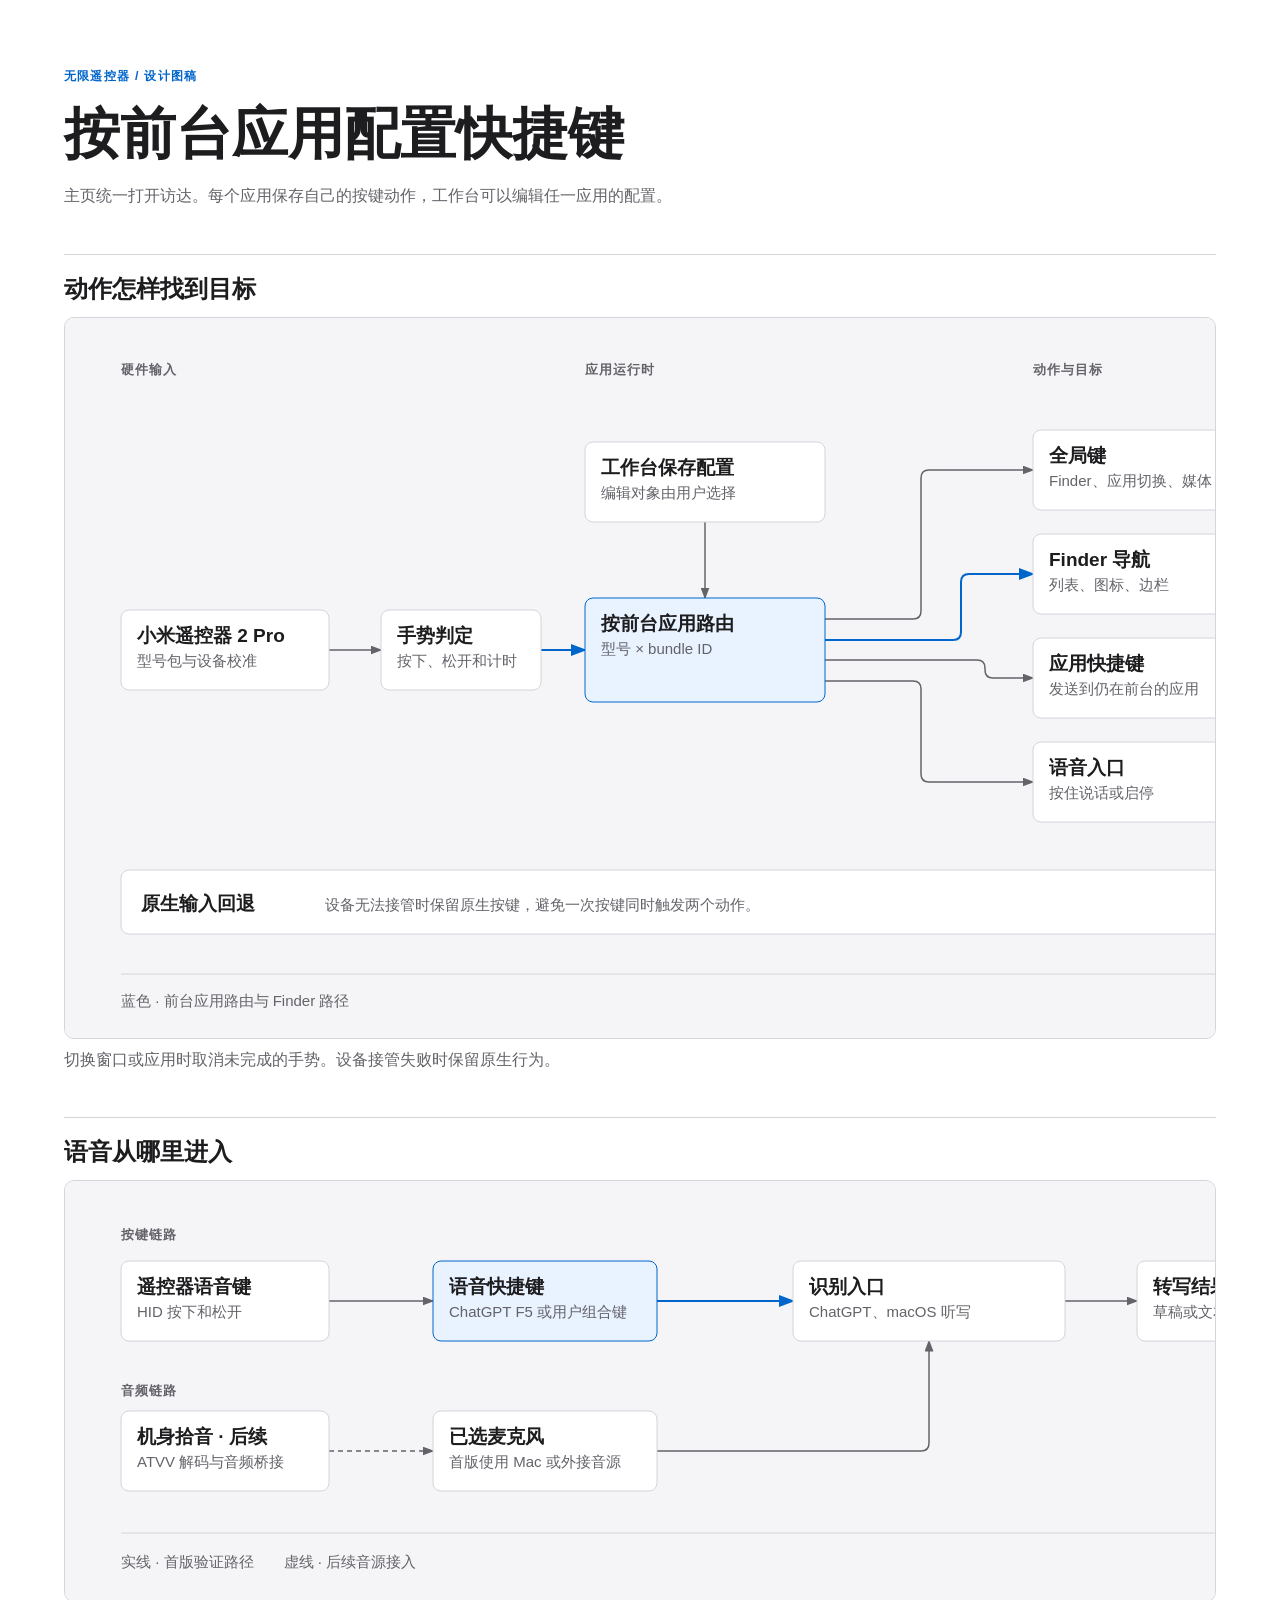
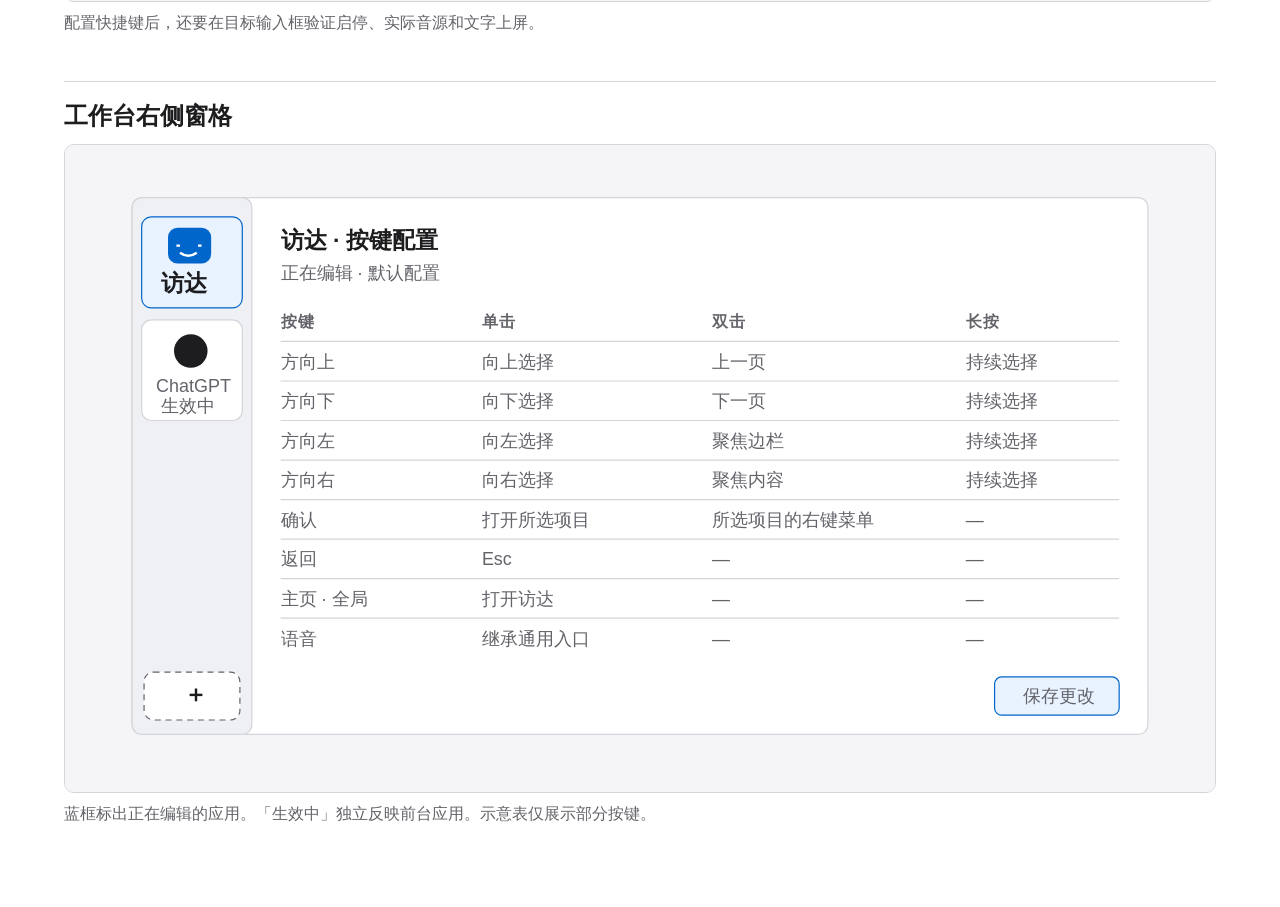
<file: designs/remotedesk-ia/app-routing.html>
<!doctype html>
<html lang="zh-Hans">
<head>
<meta charset="utf-8">
<meta name="viewport" content="width=device-width, initial-scale=1">
<title>无限遥控器 · 按应用配置</title>
<link rel="icon" href="data:image/svg+xml,%3Csvg xmlns='http://www.w3.org/2000/svg' viewBox='0 0 16 16'%3E%3Crect width='16' height='16' rx='4' fill='%230066cc'/%3E%3C/svg%3E">
<style>
:root{color-scheme:light;--paper:#f5f5f7;--ink:#1d1d1f;--muted:#63636a;--rule:#d4d4da;--accent:#0066cc;font-family:-apple-system,BlinkMacSystemFont,"PingFang SC",sans-serif;color:var(--ink);background:white}
*{box-sizing:border-box}body{margin:0}main{max-width:1440px;margin:auto;padding:56px clamp(16px,5vw,72px) 72px}
header{max-width:48rem;margin-bottom:44px}.kicker{font-size:.78rem;font-weight:700;letter-spacing:.1em;color:var(--accent)}
h1{font-size:clamp(32px,5vw,56px);line-height:1.15;margin:.3em 0}.intro,figcaption{color:var(--muted);line-height:1.65}
section{border-top:1px solid var(--rule);padding-top:18px;margin-top:36px}h2{font-size:24px;margin:0 0 12px}
figure{margin:0}.canvas{overflow-x:auto;max-width:100%;border:1px solid var(--rule);border-radius:10px}
svg{display:block;width:100%;min-width:var(--canvas)}figcaption{padding:8px 0}
text{fill:var(--ink)}.node{font-size:19px;font-weight:650}.small{fill:var(--muted);font-size:15px}
.eyebrow{fill:var(--muted);font-weight:650;font-size:13px;letter-spacing:.075em}
.connector{fill:none;stroke:var(--muted);stroke-width:1.5}.connector.accent{stroke:var(--accent);stroke-width:2}.connector.link{stroke:#345879}
@media print{main{padding:0}.canvas{overflow:visible}svg{min-width:0}section{break-inside:avoid}}
</style>
</head>
<body>
<main>
<header><p class="kicker">无限遥控器 / 设计图稿</p><h1>按前台应用配置快捷键</h1>
<p class="intro">主页统一打开访达。每个应用保存自己的按键动作，工作台可以编辑任一应用的配置。</p></header>
<section><h2>动作怎样找到目标</h2><figure><div class="canvas" style="--canvas:1280px">
<svg viewBox="0 0 1280 720" role="img" aria-labelledby="app-routing-runtime-title app-routing-runtime-desc" xmlns="http://www.w3.org/2000/svg"><title id="app-routing-runtime-title">按前台应用路由遥控器</title>
<desc id="app-routing-runtime-desc">型号包定义实体键，工作台按应用保存映射，运行时依据前台上下文将动作送往 Finder、应用快捷键、语音或全局入口。</desc>
<defs><marker id="app-routing-runtime-muted" markerWidth="8" markerHeight="6" refX="7" refY="3" orient="auto"><polygon points="0,0 8,3 0,6" fill="#63636a"/></marker><marker id="app-routing-runtime-accent" markerWidth="8" markerHeight="6" refX="7" refY="3" orient="auto"><polygon points="0,0 8,3 0,6" fill="#0066cc"/></marker><marker id="app-routing-runtime-link" markerWidth="8" markerHeight="6" refX="7" refY="3" orient="auto"><polygon points="0,0 8,3 0,6" fill="#345879"/></marker></defs>
<rect x="0" y="0" width="1280" height="720" rx="0" fill="#f5f5f7" stroke="none"/>
<text x="56" y="56" class="eyebrow">硬件输入</text>
<text x="520" y="56" class="eyebrow">应用运行时</text>
<text x="968" y="56" class="eyebrow">动作与目标</text>
<path d="M 264 332 H 316" class="connector muted" marker-end="url(#app-routing-runtime-muted)"/>
<path d="M 476 332 H 520" class="connector accent" marker-end="url(#app-routing-runtime-accent)"/>
<path d="M 640 204 V 280" class="connector muted" marker-end="url(#app-routing-runtime-muted)"/>
<path d="M 760 301 H 848 Q 856 301 856 293 V 160 Q 856 152 864 152 H 968" class="connector muted" marker-end="url(#app-routing-runtime-muted)"/>
<path d="M 760 322 H 888 Q 896 322 896 314 V 264 Q 896 256 904 256 H 968" class="connector accent" marker-end="url(#app-routing-runtime-accent)"/>
<path d="M 760 342 H 912 Q 920 342 920 350 V 352 Q 920 360 928 360 H 968" class="connector muted" marker-end="url(#app-routing-runtime-muted)"/>
<path d="M 760 363 H 848 Q 856 363 856 371 V 456 Q 856 464 864 464 H 968" class="connector muted" marker-end="url(#app-routing-runtime-muted)"/>
<rect x="56" y="292" width="208" height="80" rx="8" fill="#fff" stroke="#d4d4da"/>
<text x="72" y="324" class="node">小米遥控器 2 Pro</text>
<text x="72" y="348" class="small">型号包与设备校准</text>
<rect x="316" y="292" width="160" height="80" rx="8" fill="#fff" stroke="#d4d4da"/>
<text x="332" y="324" class="node">手势判定</text>
<text x="332" y="348" class="small">按下、松开和计时</text>
<rect x="520" y="280" width="240" height="104" rx="8" fill="#e9f2ff" stroke="#0066cc"/>
<text x="536" y="312" class="node">按前台应用路由</text>
<text x="536" y="336" class="small">型号 × bundle ID</text>
<rect x="520" y="124" width="240" height="80" rx="8" fill="#fff" stroke="#d4d4da"/>
<text x="536" y="156" class="node">工作台保存配置</text>
<text x="536" y="180" class="small">编辑对象由用户选择</text>
<rect x="968" y="112" width="256" height="80" rx="8" fill="#fff" stroke="#d4d4da"/>
<text x="984" y="144" class="node">全局键</text>
<text x="984" y="168" class="small">Finder、应用切换、媒体</text>
<rect x="968" y="216" width="256" height="80" rx="8" fill="#fff" stroke="#d4d4da"/>
<text x="984" y="248" class="node">Finder 导航</text>
<text x="984" y="272" class="small">列表、图标、边栏</text>
<rect x="968" y="320" width="256" height="80" rx="8" fill="#fff" stroke="#d4d4da"/>
<text x="984" y="352" class="node">应用快捷键</text>
<text x="984" y="376" class="small">发送到仍在前台的应用</text>
<rect x="968" y="424" width="256" height="80" rx="8" fill="#fff" stroke="#d4d4da"/>
<text x="984" y="456" class="node">语音入口</text>
<text x="984" y="480" class="small">按住说话或启停</text>
<rect x="56" y="552" width="1168" height="64" rx="8" fill="#fff" stroke="#d4d4da"/>
<text x="76" y="592" class="node">原生输入回退</text>
<text x="260" y="592" class="small">设备无法接管时保留原生按键，避免一次按键同时触发两个动作。</text>
<line x1="56" x2="1224" y1="656" y2="656" stroke="#d4d4da"/>
<text x="56" y="688" class="small">蓝色 · 前台应用路由与 Finder 路径</text>
</svg>
</div><figcaption>切换窗口或应用时取消未完成的手势。设备接管失败时保留原生行为。</figcaption></figure></section>
<section><h2>语音从哪里进入</h2><figure><div class="canvas" style="--canvas:1280px">
<svg viewBox="0 0 1280 420" role="img" aria-labelledby="app-routing-voice-title app-routing-voice-desc" xmlns="http://www.w3.org/2000/svg"><title id="app-routing-voice-title">语音触发与音源</title>
<desc id="app-routing-voice-desc">快捷键和音源各自接入语音识别入口。首版由现有麦克风拾音，ATVV 音频桥接是后续阶段。</desc>
<defs><marker id="app-routing-voice-muted" markerWidth="8" markerHeight="6" refX="7" refY="3" orient="auto"><polygon points="0,0 8,3 0,6" fill="#63636a"/></marker><marker id="app-routing-voice-accent" markerWidth="8" markerHeight="6" refX="7" refY="3" orient="auto"><polygon points="0,0 8,3 0,6" fill="#0066cc"/></marker><marker id="app-routing-voice-link" markerWidth="8" markerHeight="6" refX="7" refY="3" orient="auto"><polygon points="0,0 8,3 0,6" fill="#345879"/></marker></defs>
<rect x="0" y="0" width="1280" height="420" rx="0" fill="#f5f5f7" stroke="none"/>
<text x="56" y="58" class="eyebrow">按键链路</text>
<text x="56" y="214" class="eyebrow">音频链路</text>
<path d="M 264 120 H 368" class="connector muted" marker-end="url(#app-routing-voice-muted)"/>
<path d="M 592 120 H 728" class="connector accent" marker-end="url(#app-routing-voice-accent)"/>
<path d="M 1000 120 H 1072" class="connector muted" marker-end="url(#app-routing-voice-muted)"/>
<path d="M 592 270 H 856 Q 864 270 864 262 V 160" class="connector muted" marker-end="url(#app-routing-voice-muted)"/>
<path d="M 264 270 H 368" class="connector muted" marker-end="url(#app-routing-voice-muted)" stroke-dasharray="5 4"/>
<rect x="56" y="80" width="208" height="80" rx="8" fill="#fff" stroke="#d4d4da"/>
<text x="72" y="112" class="node">遥控器语音键</text>
<text x="72" y="136" class="small">HID 按下和松开</text>
<rect x="368" y="80" width="224" height="80" rx="8" fill="#e9f2ff" stroke="#0066cc"/>
<text x="384" y="112" class="node">语音快捷键</text>
<text x="384" y="136" class="small">ChatGPT F5 或用户组合键</text>
<rect x="728" y="80" width="272" height="80" rx="8" fill="#fff" stroke="#d4d4da"/>
<text x="744" y="112" class="node">识别入口</text>
<text x="744" y="136" class="small">ChatGPT、macOS 听写</text>
<rect x="1072" y="80" width="152" height="80" rx="8" fill="#fff" stroke="#d4d4da"/>
<text x="1088" y="112" class="node">转写结果</text>
<text x="1088" y="136" class="small">草稿或文本框</text>
<rect x="368" y="230" width="224" height="80" rx="8" fill="#fff" stroke="#d4d4da"/>
<text x="384" y="262" class="node">已选麦克风</text>
<text x="384" y="286" class="small">首版使用 Mac 或外接音源</text>
<rect x="56" y="230" width="208" height="80" rx="8" fill="#fff" stroke="#d4d4da"/>
<text x="72" y="262" class="node">机身拾音 · 后续</text>
<text x="72" y="286" class="small">ATVV 解码与音频桥接</text>
<line x1="56" x2="1224" y1="352" y2="352" stroke="#d4d4da"/>
<text x="56" y="386" class="small">实线 · 首版验证路径　　虚线 · 后续音源接入</text>
</svg>
</div><figcaption>配置快捷键后，还要在目标输入框验证启停、实际音源和文字上屏。</figcaption></figure></section>
<section><h2>工作台右侧窗格</h2><figure><div class="canvas" style="--canvas:960px">
<svg viewBox="0 0 960 540" role="img" aria-labelledby="app-routing-workbench-title app-routing-workbench-desc" xmlns="http://www.w3.org/2000/svg"><title id="app-routing-workbench-title">工作台配置窗格线框</title>
<desc id="app-routing-workbench-desc">应用图标在名称上方，左栏底部添加应用。右栏保留现有三种手势和保存区，分别显示正在编辑与运行中生效的应用。</desc>
<defs><marker id="app-routing-workbench-muted" markerWidth="8" markerHeight="6" refX="7" refY="3" orient="auto"><polygon points="0,0 8,3 0,6" fill="#63636a"/></marker><marker id="app-routing-workbench-accent" markerWidth="8" markerHeight="6" refX="7" refY="3" orient="auto"><polygon points="0,0 8,3 0,6" fill="#0066cc"/></marker><marker id="app-routing-workbench-link" markerWidth="8" markerHeight="6" refX="7" refY="3" orient="auto"><polygon points="0,0 8,3 0,6" fill="#345879"/></marker></defs>
<rect x="0" y="0" width="960" height="540" rx="0" fill="#f5f5f7" stroke="none"/>
<rect x="56" y="44" width="848" height="448" rx="8" fill="#fff" stroke="#d4d4da"/>
<rect x="56" y="44" width="100" height="448" rx="8" fill="#eef0f3" stroke="#d4d4da"/>
<rect x="64" y="60" width="84" height="76" rx="8" fill="#e9f2ff" stroke="#0066cc"/>
<text x="80" y="122" class="node">访达</text>
<rect x="86" y="69" width="36" height="30" rx="8" fill="#0066cc"/><path d="M 93 84 h 3 M 111 84 h 3 M 96 90 q 7 5 14 0" fill="none" stroke="white" stroke-width="2"/>
<rect x="64" y="146" width="84" height="84" rx="8" fill="#fff" stroke="#d4d4da"/>
<circle cx="105" cy="172" r="14" fill="#1d1d1f"/>
<text x="76" y="206" class="small">ChatGPT</text>
<text x="80" y="223" class="small">生效中</text>
<rect x="66" y="440" width="80" height="40" rx="8" fill="#fff" stroke="#63636a" stroke-dasharray="5 4"/>
<text x="99" y="465" class="node">＋</text>
<text x="180" y="86" class="node">访达 · 按键配置</text>
<text x="180" y="112" class="small">正在编辑 · 默认配置</text>
<text x="180" y="152" class="eyebrow">按键</text>
<text x="348" y="152" class="eyebrow">单击</text>
<text x="540" y="152" class="eyebrow">双击</text>
<text x="752" y="152" class="eyebrow">长按</text>
<line x1="180" x2="880" y1="164" y2="164" stroke="#d4d4da"/>
<text x="180" y="186" class="small">方向上</text>
<text x="348" y="186" class="small">向上选择</text>
<text x="540" y="186" class="small">上一页</text>
<text x="752" y="186" class="small">持续选择</text>
<line x1="180" x2="880" y1="197" y2="197" stroke="#d4d4da"/>
<text x="180" y="219" class="small">方向下</text>
<text x="348" y="219" class="small">向下选择</text>
<text x="540" y="219" class="small">下一页</text>
<text x="752" y="219" class="small">持续选择</text>
<line x1="180" x2="880" y1="230" y2="230" stroke="#d4d4da"/>
<text x="180" y="252" class="small">方向左</text>
<text x="348" y="252" class="small">向左选择</text>
<text x="540" y="252" class="small">聚焦边栏</text>
<text x="752" y="252" class="small">持续选择</text>
<line x1="180" x2="880" y1="263" y2="263" stroke="#d4d4da"/>
<text x="180" y="285" class="small">方向右</text>
<text x="348" y="285" class="small">向右选择</text>
<text x="540" y="285" class="small">聚焦内容</text>
<text x="752" y="285" class="small">持续选择</text>
<line x1="180" x2="880" y1="296" y2="296" stroke="#d4d4da"/>
<text x="180" y="318" class="small">确认</text>
<text x="348" y="318" class="small">打开所选项目</text>
<text x="540" y="318" class="small">所选项目的右键菜单</text>
<text x="752" y="318" class="small">—</text>
<line x1="180" x2="880" y1="329" y2="329" stroke="#d4d4da"/>
<text x="180" y="351" class="small">返回</text>
<text x="348" y="351" class="small">Esc</text>
<text x="540" y="351" class="small">—</text>
<text x="752" y="351" class="small">—</text>
<line x1="180" x2="880" y1="362" y2="362" stroke="#d4d4da"/>
<text x="180" y="384" class="small">主页 · 全局</text>
<text x="348" y="384" class="small">打开访达</text>
<text x="540" y="384" class="small">—</text>
<text x="752" y="384" class="small">—</text>
<line x1="180" x2="880" y1="395" y2="395" stroke="#d4d4da"/>
<text x="180" y="417" class="small">语音</text>
<text x="348" y="417" class="small">继承通用入口</text>
<text x="540" y="417" class="small">—</text>
<text x="752" y="417" class="small">—</text>
<rect x="776" y="444" width="104" height="32" rx="6" fill="#e9f2ff" stroke="#0066cc"/>
<text x="800" y="465" class="small">保存更改</text>
</svg>
</div><figcaption>蓝框标出正在编辑的应用。「生效中」独立反映前台应用。示意表仅展示部分按键。</figcaption></figure></section>
</main>
</body>
</html>
</file>
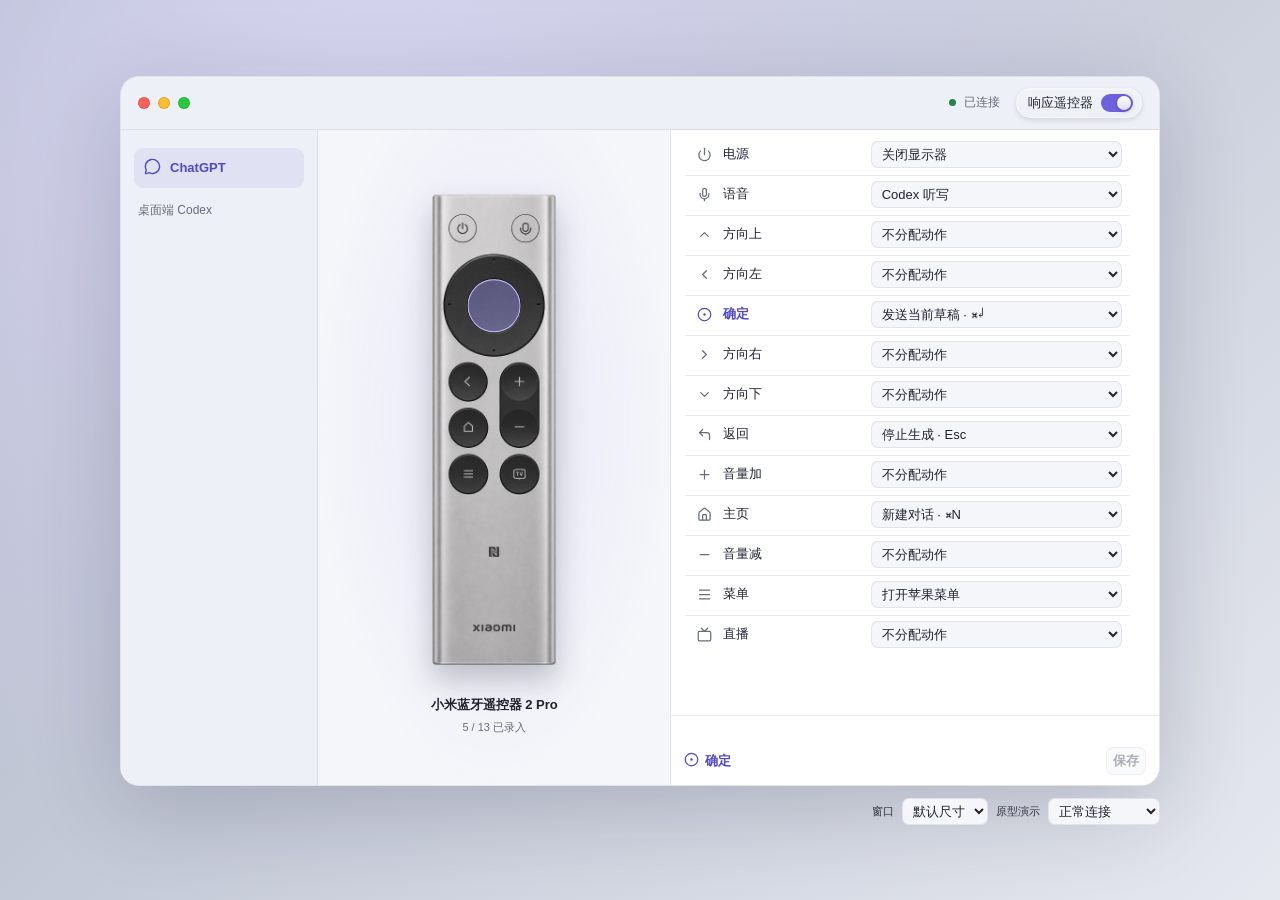
<file: designs/remotedesk-ia/configuration-glass.html>
<!doctype html>
<html lang="zh-CN">
<meta charset="utf-8">
<meta name="viewport" content="width=device-width, initial-scale=1">
<title>遥控台 · 配置原型</title>
<style>
:root{color-scheme:light dark;font:13px -apple-system,BlinkMacSystemFont,"PingFang SC",sans-serif;--base:#f5f6fa;--side:#edf0f6;--list:#fff;--ink:#202330;--muted:#666d7c;--line:#777b9228;--accent:#5048c6;--selected:#6255df17;--green:#22844b}
@media(prefers-color-scheme:dark){:root{--base:#22242b;--side:#2a2c35;--list:#292b32;--ink:#f4f4fa;--muted:#b4b7c6;--line:#b7bbd029;--accent:#bcb5ff;--selected:#9083f42a;--green:#73d19a}}
*{box-sizing:border-box}body{margin:0;min-height:100dvh;display:grid;place-content:center;gap:12px;padding:16px;background:radial-gradient(ellipse at 28% 15%,#d9d7f3,transparent 65%),linear-gradient(135deg,#acb2c6,#e5e8ef);color:var(--ink)}
@media(prefers-color-scheme:dark){body{background:radial-gradient(ellipse at 28% 15%,#3d365a,transparent 65%),#181921}}
button,select{font:inherit;color:inherit}button,select,summary{cursor:pointer}button:disabled{opacity:.55;cursor:default}button:focus-visible,select:focus-visible,summary:focus-visible{outline:2px solid var(--accent);outline-offset:3px}
.window{width:min(1040px,calc(100vw - 32px));height:min(710px,calc(100dvh - 86px));min-height:500px;display:grid;grid-template-rows:53px minmax(0,1fr);border-radius:19px;overflow:hidden;background:var(--base);border:1px solid var(--line);box-shadow:0 22px 90px #11132a32}
.window[data-size=minimum]{width:min(850px,calc(100vw - 32px));height:600px}
.bar{display:flex;align-items:center;justify-content:space-between;padding:0 17px;background:var(--side);border-bottom:1px solid var(--line)}
.lights,.bar-right,.connection,.glass{display:flex;align-items:center;gap:8px}.lights i{width:12px;height:12px;border-radius:50%;box-shadow:inset 0 0 0 1px #2222}.lights i:nth-child(1){background:#ff5f57}.lights i:nth-child(2){background:#febc2e}.lights i:nth-child(3){background:#28c840}
.bar-right{gap:16px}.connection{color:var(--muted);font-size:12px}.dot{width:7px;height:7px;border-radius:50%;background:var(--muted);flex:none}.dot.on{background:var(--green)}
.glass{border:1px solid #fff5;border-radius:20px;padding:5px 8px 5px 11px;background:linear-gradient(170deg,#ffffff30,#ffffff05);box-shadow:inset 0 1px #fff5,0 2px 5px #12132220}
.track{width:32px;height:18px;border-radius:12px;background:#6c7080;position:relative}.glass[aria-checked=true] .track{background:#7062de}.track:after{content:"";position:absolute;top:2px;left:2px;width:14px;height:14px;border-radius:50%;background:linear-gradient(#fff,#dedcf2);box-shadow:0 1px 4px #2225;transition:transform .15s}.glass[aria-checked=true] .track:after{transform:translateX(14px)}
.columns{display:grid;grid-template-columns:minmax(148px,19%) minmax(190px,34%) minmax(260px,1fr);min-height:0}.sidebar,.stage,.mapping{min-width:0;min-height:0}.sidebar{display:flex;flex-direction:column;padding:18px 13px;background:var(--side);border-right:1px solid var(--line);gap:13px}
.client{display:flex;align-items:center;gap:9px;padding:10px;border-radius:9px;background:var(--selected);font-weight:650;color:var(--accent)}.client svg,.key-icon svg{width:17px;height:17px;flex:none}
.sub{color:var(--muted);font-size:12px;line-height:1.55;margin:0 4px}.access{margin-top:auto;display:grid;gap:8px}.link{color:var(--accent);border:0;padding:0;background:none;text-align:left}
.stage{display:flex;align-items:center;justify-content:center;flex-direction:column;gap:16px;padding:14px 10px 24px;background:radial-gradient(ellipse at 50% 44%,var(--selected),transparent 72%),var(--base);border-right:1px solid var(--line)}
.device{position:relative;flex:none;height:clamp(285px,calc(100dvh - 250px),510px);max-height:calc(100% - 76px);aspect-ratio:1/3}.window[data-size=minimum] .device{height:415px}.device img{display:block;width:100%;height:100%;object-fit:contain;filter:drop-shadow(0 15px 15px #1617263d)}
.hotspot{position:absolute;transform:translate(-50%,-50%);border-radius:50%;border:0;background:none;padding:0}.hotspot[aria-pressed=true],.hotspot:hover{background:#a097ff5e;box-shadow:inset 0 0 0 1px #c5bdff}
.device-name{text-align:center;display:grid;gap:6px}.device-name small{color:var(--muted);font-size:11px}
.mapping{background:var(--list);display:grid;grid-template-rows:minmax(0,1fr) auto}.rows{overflow:auto;scrollbar-gutter:stable;padding:6px 14px}
.row{border-bottom:1px solid var(--line);min-height:40px}.row:last-child{border-bottom:0}.row[data-selected=true] .key,.row[data-selected=true] .key-icon{color:var(--accent);font-weight:700}
.row-main{display:grid;grid-template-columns:minmax(72px,1fr) minmax(106px,1.5fr);align-items:center;gap:10px;padding:5px 8px}
.key{border:0;background:none;text-align:left;padding:4px 0;display:flex;align-items:center;gap:8px}.key-icon{display:grid;place-content:center;width:22px;flex:none;color:var(--muted)}.key-icon svg{width:15px;height:15px}
select,.soft{border:1px solid var(--line);border-radius:7px;background:var(--base);padding:4px 6px;min-width:0}.row select{width:100%}.access[hidden],.footer [hidden]{display:none}
.footer{border-top:1px solid var(--line);background:var(--list);padding:10px 13px;display:grid;gap:6px}
.footer-controls{display:flex;flex-wrap:wrap;gap:6px;align-items:center}.footer-controls strong{color:var(--accent);display:inline-flex;align-items:center;gap:6px}.footer-controls strong svg{width:15px;height:15px}.footer-controls .space{flex:1}
.footer .save{background:var(--accent);color:var(--list);font-weight:650}.footer .save:disabled{background:var(--base);color:var(--muted)}
.footer-more{position:relative}.footer-more summary{list-style:none}.footer-more-panel{position:absolute;z-index:2;right:0;bottom:calc(100% + 5px);display:grid;gap:5px;padding:6px;background:var(--base);border:1px solid var(--line);border-radius:8px;box-shadow:0 4px 16px #0002;white-space:nowrap}.footer-more-panel button{text-align:left;padding:3px 4px}
.footer-note{min-height:15px;color:var(--muted);font-size:11px}.footer select{max-width:180px}
.demo{display:flex;gap:8px;align-items:center;justify-content:flex-end;color:#343445}.demo label{font-size:11px}.demo .soft{color:var(--ink)}#demo-state{min-width:0;max-width:100%}
@media(prefers-color-scheme:dark){.demo{color:var(--muted)}}
@media(max-width:680px){body{display:block;padding:0}.window{width:100%;height:calc(100dvh - 40px);border-radius:0}.columns{grid-template-columns:128px minmax(115px,1fr) minmax(220px,1.6fr);overflow:auto}.sidebar{padding:12px 8px}.rows{padding:6px}.demo{padding:6px}}
@media(prefers-reduced-motion:reduce){*,*:before,*:after{transition:none!important}}
</style>
<main class="window" aria-label="遥控台配置原型">
  <header class="bar">
    <div class="lights" aria-hidden="true"><i></i><i></i><i></i></div>
    <div class="bar-right">
      <span class="connection" role="status"><i class="dot" id="status-dot"></i><span id="connection"></span></span>
      <button class="glass" id="response" role="switch" aria-checked="true"><span>响应遥控器</span><i class="track" aria-hidden="true"></i></button>
    </div>
  </header>
  <div class="columns">
    <aside class="sidebar" aria-label="桌面客户端">
      <div class="client"><span id="client-icon" aria-hidden="true"></span>ChatGPT</div>
      <p class="sub">桌面端 Codex</p>
      <div class="access" id="access" hidden><p class="sub" id="permission-text"></p><button class="link" id="permission-button"></button></div>
    </aside>
    <section class="stage" aria-label="遥控器">
      <div class="device" id="device"><img src="assets/remote-2-pro.png" alt="小米蓝牙遥控器 2 Pro 正面" draggable="false"></div>
      <div class="device-name"><strong>小米蓝牙遥控器 2 Pro</strong><small id="device-note"></small><button class="link" id="bluetooth" hidden>打开蓝牙设置</button></div>
    </section>
    <section class="mapping" aria-label="实体按键与功能">
      <div class="rows" id="mapping"></div>
      <div class="footer">
        <div class="footer-note" id="notice" role="status"></div>
        <div class="footer-controls">
          <strong><span id="selected-icon" aria-hidden="true"></span><span id="selected-key"></span></strong>
          <button class="soft" id="learn"></button>
          <button class="soft" id="signal" hidden>模拟按下实体键</button>
          <select class="system" id="system" aria-label="系统快捷键（演示）" hidden><option value="">选择系统快捷键</option><option>⌃F2</option><option>⇧⌘5</option></select>
          <span class="space"></span>
          <details class="footer-more" id="more" hidden>
            <summary class="soft" aria-label="更多操作">···</summary>
            <div class="footer-more-panel">
              <button class="link" id="discard" hidden>撤销未保存的更改</button>
            </div>
          </details>
          <button class="soft save" id="save">保存</button>
        </div>
      </div>
    </section>
  </div>
</main>
<div class="demo">
  <label for="demo-size">窗口</label>
  <select class="soft" id="demo-size"><option value="default">默认尺寸</option><option value="minimum">最小尺寸</option></select>
  <label for="demo-state">原型演示</label>
  <select class="soft" id="demo-state">
    <option value="online">正常连接</option><option value="offline">未连接</option><option value="permission">缺少输入监控</option>
    <option value="accessibility">缺少辅助功能</option><option value="voice">听写不可用</option><option value="shortcut">快捷键不可用</option>
  </select>
</div>
<script>
// Icons by Lucide contributors, ISC license. https://lucide.dev/license
window.REMOTE_ICONS = {"message-circle": "<svg aria-hidden=\"true\" focusable=\"false\"\n  xmlns=\"http://www.w3.org/2000/svg\"\n  width=\"24\"\n  height=\"24\"\n  viewBox=\"0 0 24 24\"\n  fill=\"none\"\n  stroke=\"currentColor\"\n  stroke-width=\"2\"\n  stroke-linecap=\"round\"\n  stroke-linejoin=\"round\"\n>\n  <path d=\"M2.992 16.342a2 2 0 0 1 .094 1.167l-1.065 3.29a1 1 0 0 0 1.236 1.168l3.413-.998a2 2 0 0 1 1.099.092 10 10 0 1 0-4.777-4.719\" />\n</svg>", "power": "<svg aria-hidden=\"true\" focusable=\"false\"\n  xmlns=\"http://www.w3.org/2000/svg\"\n  width=\"24\"\n  height=\"24\"\n  viewBox=\"0 0 24 24\"\n  fill=\"none\"\n  stroke=\"currentColor\"\n  stroke-width=\"2\"\n  stroke-linecap=\"round\"\n  stroke-linejoin=\"round\"\n>\n  <path d=\"M12 2v10\" />\n  <path d=\"M18.4 6.6a9 9 0 1 1-12.77.04\" />\n</svg>", "mic": "<svg aria-hidden=\"true\" focusable=\"false\"\n  xmlns=\"http://www.w3.org/2000/svg\"\n  width=\"24\"\n  height=\"24\"\n  viewBox=\"0 0 24 24\"\n  fill=\"none\"\n  stroke=\"currentColor\"\n  stroke-width=\"2\"\n  stroke-linecap=\"round\"\n  stroke-linejoin=\"round\"\n>\n  <path d=\"M12 19v3\" />\n  <path d=\"M19 10v2a7 7 0 0 1-14 0v-2\" />\n  <rect x=\"9\" y=\"2\" width=\"6\" height=\"13\" rx=\"3\" />\n</svg>", "chevron-up": "<svg aria-hidden=\"true\" focusable=\"false\"\n  xmlns=\"http://www.w3.org/2000/svg\"\n  width=\"24\"\n  height=\"24\"\n  viewBox=\"0 0 24 24\"\n  fill=\"none\"\n  stroke=\"currentColor\"\n  stroke-width=\"2\"\n  stroke-linecap=\"round\"\n  stroke-linejoin=\"round\"\n>\n  <path d=\"m18 15-6-6-6 6\" />\n</svg>", "chevron-left": "<svg aria-hidden=\"true\" focusable=\"false\"\n  xmlns=\"http://www.w3.org/2000/svg\"\n  width=\"24\"\n  height=\"24\"\n  viewBox=\"0 0 24 24\"\n  fill=\"none\"\n  stroke=\"currentColor\"\n  stroke-width=\"2\"\n  stroke-linecap=\"round\"\n  stroke-linejoin=\"round\"\n>\n  <path d=\"m15 18-6-6 6-6\" />\n</svg>", "circle-dot": "<svg aria-hidden=\"true\" focusable=\"false\"\n  xmlns=\"http://www.w3.org/2000/svg\"\n  width=\"24\"\n  height=\"24\"\n  viewBox=\"0 0 24 24\"\n  fill=\"none\"\n  stroke=\"currentColor\"\n  stroke-width=\"2\"\n  stroke-linecap=\"round\"\n  stroke-linejoin=\"round\"\n>\n  <circle cx=\"12\" cy=\"12\" r=\"1\" />\n  <circle cx=\"12\" cy=\"12\" r=\"10\" />\n</svg>", "chevron-right": "<svg aria-hidden=\"true\" focusable=\"false\"\n  xmlns=\"http://www.w3.org/2000/svg\"\n  width=\"24\"\n  height=\"24\"\n  viewBox=\"0 0 24 24\"\n  fill=\"none\"\n  stroke=\"currentColor\"\n  stroke-width=\"2\"\n  stroke-linecap=\"round\"\n  stroke-linejoin=\"round\"\n>\n  <path d=\"m9 18 6-6-6-6\" />\n</svg>", "chevron-down": "<svg aria-hidden=\"true\" focusable=\"false\"\n  xmlns=\"http://www.w3.org/2000/svg\"\n  width=\"24\"\n  height=\"24\"\n  viewBox=\"0 0 24 24\"\n  fill=\"none\"\n  stroke=\"currentColor\"\n  stroke-width=\"2\"\n  stroke-linecap=\"round\"\n  stroke-linejoin=\"round\"\n>\n  <path d=\"m6 9 6 6 6-6\" />\n</svg>", "corner-up-left": "<svg aria-hidden=\"true\" focusable=\"false\"\n  xmlns=\"http://www.w3.org/2000/svg\"\n  width=\"24\"\n  height=\"24\"\n  viewBox=\"0 0 24 24\"\n  fill=\"none\"\n  stroke=\"currentColor\"\n  stroke-width=\"2\"\n  stroke-linecap=\"round\"\n  stroke-linejoin=\"round\"\n>\n  <path d=\"M20 20v-7a4 4 0 0 0-4-4H4\" />\n  <path d=\"M9 14 4 9l5-5\" />\n</svg>", "plus": "<svg aria-hidden=\"true\" focusable=\"false\"\n  xmlns=\"http://www.w3.org/2000/svg\"\n  width=\"24\"\n  height=\"24\"\n  viewBox=\"0 0 24 24\"\n  fill=\"none\"\n  stroke=\"currentColor\"\n  stroke-width=\"2\"\n  stroke-linecap=\"round\"\n  stroke-linejoin=\"round\"\n>\n  <path d=\"M5 12h14\" />\n  <path d=\"M12 5v14\" />\n</svg>", "house": "<svg aria-hidden=\"true\" focusable=\"false\"\n  xmlns=\"http://www.w3.org/2000/svg\"\n  width=\"24\"\n  height=\"24\"\n  viewBox=\"0 0 24 24\"\n  fill=\"none\"\n  stroke=\"currentColor\"\n  stroke-width=\"2\"\n  stroke-linecap=\"round\"\n  stroke-linejoin=\"round\"\n>\n  <path d=\"M15 21v-8a1 1 0 0 0-1-1h-4a1 1 0 0 0-1 1v8\" />\n  <path d=\"M3 10a2 2 0 0 1 .709-1.528l7-6a2 2 0 0 1 2.582 0l7 6A2 2 0 0 1 21 10v9a2 2 0 0 1-2 2H5a2 2 0 0 1-2-2z\" />\n</svg>", "minus": "<svg aria-hidden=\"true\" focusable=\"false\"\n  xmlns=\"http://www.w3.org/2000/svg\"\n  width=\"24\"\n  height=\"24\"\n  viewBox=\"0 0 24 24\"\n  fill=\"none\"\n  stroke=\"currentColor\"\n  stroke-width=\"2\"\n  stroke-linecap=\"round\"\n  stroke-linejoin=\"round\"\n>\n  <path d=\"M5 12h14\" />\n</svg>", "menu": "<svg aria-hidden=\"true\" focusable=\"false\"\n  xmlns=\"http://www.w3.org/2000/svg\"\n  width=\"24\"\n  height=\"24\"\n  viewBox=\"0 0 24 24\"\n  fill=\"none\"\n  stroke=\"currentColor\"\n  stroke-width=\"2\"\n  stroke-linecap=\"round\"\n  stroke-linejoin=\"round\"\n>\n  <path d=\"M4 5h16\" />\n  <path d=\"M4 12h16\" />\n  <path d=\"M4 19h16\" />\n</svg>", "tv": "<svg aria-hidden=\"true\" focusable=\"false\"\n  xmlns=\"http://www.w3.org/2000/svg\"\n  width=\"24\"\n  height=\"24\"\n  viewBox=\"0 0 24 24\"\n  fill=\"none\"\n  stroke=\"currentColor\"\n  stroke-width=\"2\"\n  stroke-linecap=\"round\"\n  stroke-linejoin=\"round\"\n>\n  <path d=\"m17 2-5 5-5-5\" />\n  <rect width=\"20\" height=\"15\" x=\"2\" y=\"7\" rx=\"2\" />\n</svg>"};
const keys = [
  ['power','电源','power',31.5,11.5,16.6,5.5], ['voice','语音','mic',68.5,11.5,16.6,5.5],
  ['up','方向上','chevron-up',50,19.2,34,4.9], ['left','方向左','chevron-left',27.4,26.5,14.1,11.2],
  ['ok','确定','circle-dot',50,26.7,31.1,10.5], ['right','方向右','chevron-right',72.6,26.5,14.1,11.2],
  ['down','方向下','chevron-down',50,34.1,34,4.9], ['back','返回','corner-up-left',34.8,41.5,23.5,7.8],
  ['plus','音量加','plus',65,41.5,23.5,7.8], ['home','主页','house',34.8,50.5,23.5,7.8],
  ['minus','音量减','minus',65,50.5,23.5,7.8], ['menu','菜单','menu',34.8,59.6,23.5,7.8],
  ['tv','直播','tv',65,59.6,23.5,7.8]
];
const icons = window.REMOTE_ICONS;
const icon = name => icons?.[name] || '';
const options = [['none','不分配动作'],['open','打开 ChatGPT'],['new','新建对话 · ⌘N'],['send','发送当前草稿 · ⌘↵'],['stop','停止生成 · Esc'],['dictation','Codex 听写'],['display','关闭显示器'],['apple','打开苹果菜单'],['system','macOS 快捷键…']];
let actions = {power:'display',voice:'dictation',ok:'send',back:'stop',home:'new',menu:'apple'};
let learned = new Set(['ok','voice','home','back','menu']);
let savedActions = {...actions}, savedLearned = new Set(learned), systemKeys = {}, savedSystemKeys = {};
const $ = id => document.getElementById(id);
let selected = 'ok', mode = 'online', enabled = true, learning = '';
const note = text => { $('notice').textContent = text; };
const dirty = () => keys.some(([id]) => (actions[id]||'none') !== (savedActions[id]||'none') ||
  learned.has(id)!==savedLearned.has(id) || (systemKeys[id]||'') !== (savedSystemKeys[id]||''));
const canInput = () => enabled && !['offline','permission'].includes(mode);
const canVoice = () => canInput() && !['voice','accessibility'].includes(mode);
$('client-icon').innerHTML = icon('message-circle');
for (const [id,name,symbol,x,y,w,h] of keys) {
  const hit = document.createElement('button');
  hit.className = 'hotspot';
  hit.id = 'hit-'+id;
  hit.style.cssText = `left:${x}%;top:${y}%;width:${w}%;height:${h}%`;
  hit.setAttribute('aria-label',name+' · 定位');
  hit.onclick = () => choose(id,true);
  $('device').append(hit);
  const row = document.createElement('div');
  row.className = 'row';
  row.id = 'row-'+id;
  row.innerHTML = `<div class="row-main"><button class="key"><span class="key-icon" aria-hidden="true">${icon(symbol)}</span>${name}</button>
    <select aria-label="${name}的功能">${options.map(([v,t])=>`<option value="${v}">${t}</option>`).join('')}</select></div>`;
  $('mapping').append(row);
  row.querySelector('.key').onclick = () => choose(id);
  const select = row.querySelector('select');
  select.value = actions[id] || 'none';
  select.onfocus = () => choose(id);
  select.onchange = () => {
    actions[id] = select.value;
    if (select.value !== 'system') delete systemKeys[id];
    choose(id);
  };
}
function choose(id, scroll=false) {
  if (selected !== id) { learning = ''; selected = id; }
  refresh();
  if (scroll) $('row-'+id).scrollIntoView({block:'nearest'});
}
function refresh() {
  $('response').setAttribute('aria-checked',enabled);
  $('status-dot').classList.toggle('on',mode!=='offline'&&mode!=='permission');
  $('connection').textContent = mode==='offline'?'未连接':mode==='permission'?'已连接 · 未监听':enabled?'已连接':'已连接 · 已暂停';
  $('bluetooth').hidden = mode!=='offline';
  $('device-note').textContent = mode==='offline'?'请在 macOS 中配对':learned.size+' / 13 已录入';
  $('access').hidden = !['permission','accessibility'].includes(mode);
  $('permission-text').textContent = mode==='permission'?'开启输入监控后，遥控台才能读取按键。':'ChatGPT 和菜单动作需要辅助功能权限。';
  $('permission-button').textContent = mode==='permission'?'打开输入监控设置':'打开辅助功能设置';
  const currentAction = actions[selected];
  const [, name, symbol] = keys.find(([id])=>id===selected);
  $('selected-key').textContent = name;
  $('selected-icon').innerHTML = icon(symbol);
  for (const [id] of keys) {
    const active = id===selected, row = $('row-'+id);
    $('hit-'+id).setAttribute('aria-pressed',active);
    row.dataset.selected = active;
    row.querySelector('.key').setAttribute('aria-pressed',active);
    row.querySelector('select').value = actions[id] || 'none';
  }
  $('learn').hidden = !learning && learned.has(selected);
  $('learn').disabled = !canInput();
  $('learn').textContent = learning ? '取消录入' : '录入';
  $('signal').hidden = !learning;
  $('system').hidden = currentAction!=='system' || mode==='shortcut';
  $('system').value = systemKeys[selected] || '';
  $('discard').hidden = !dirty();
  $('more').hidden = !!learning || !dirty();
  if ($('more').hidden) $('more').open = false;
  $('save').disabled = !dirty() || !!learning || keys.some(([id])=>actions[id]==='system'&&!systemKeys[id]);
  const voiceHint = !canVoice() ? '听写暂不可用。' : !learned.has(selected) ? '先录入遥控器上的实体键。' :
    (selected==='voice'
      ? '在 ChatGPT 中将听写快捷键设为 F5，解除点按听写的回车绑定。按住麦克风键说话，松开后转写，按「确定」发送。'
      : '在 Codex 对话中，按住遥控器的「'+name+'」键说话，松开后发送。');
  note(learning?'请按一下遥控器上的键':currentAction==='system'&&mode==='shortcut'?'暂时无法读取 · 请检查系统设置':
    dirty()?'有未保存的更改。':currentAction==='dictation'?voiceHint:'');
}
$('learn').onclick = () => { learning = learning ? '' : selected; refresh(); };
$('signal').onclick = () => { learned.add(learning); learning = ''; refresh(); note('已收到模拟信号，保存后生效。'); };
$('system').onchange = event => { systemKeys[selected]=event.target.value; refresh(); };
$('save').onclick = () => {
  savedActions = {...actions}; savedLearned = new Set(learned); savedSystemKeys = {...systemKeys};
  refresh(); note('配置已保存（演示）');
};
$('discard').onclick = () => {
  $('more').open = false;
  actions = {...savedActions}; learned = new Set(savedLearned); systemKeys = {...savedSystemKeys}; learning = '';
  refresh();
};
$('response').onclick = () => { enabled=!enabled; learning=''; refresh(); };
$('demo-size').onchange = event => { document.querySelector('.window').dataset.size=event.target.value; };
$('demo-state').onchange = event => { mode=event.target.value; learning=''; refresh(); };
$('permission-button').onclick = () => { $('demo-state').value='online'; mode='online'; refresh(); };
$('bluetooth').onclick = () => { $('demo-state').value='online'; mode='online'; refresh(); };
refresh();
</script>
</html>
</file>
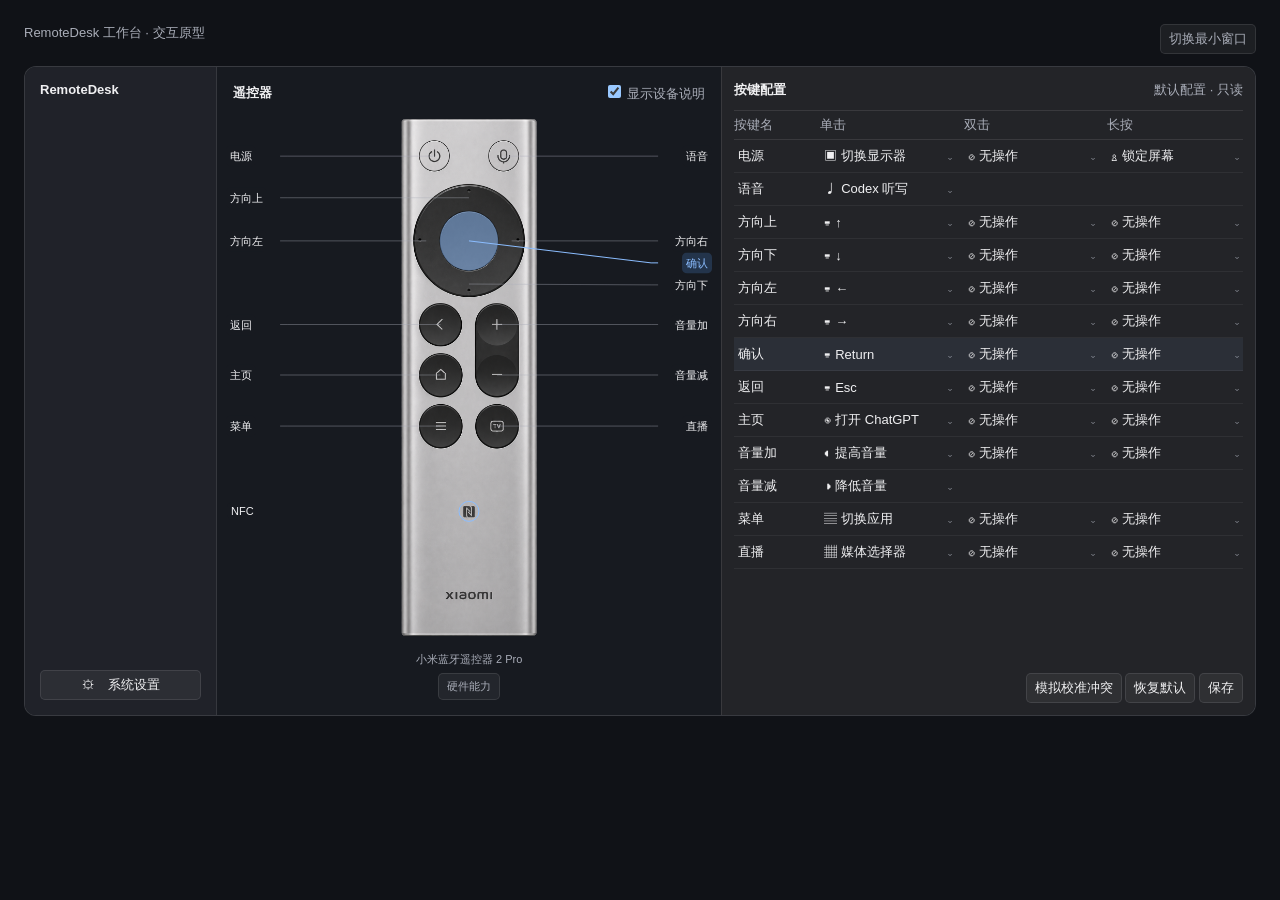
<file: designs/remotedesk-ia/gesture-workbench.html>
<!doctype html>
<html lang="zh-CN"><meta charset="utf-8"><meta name="viewport" content="width=device-width, initial-scale=1">
<title>遥控台 · 按键配置设计</title>
<style>
:root{color-scheme:dark;font:13px -apple-system,BlinkMacSystemFont,"PingFang SC",sans-serif;color:#f0f0f2;background:#101217;--muted:#a9adb8;--line:#ffffff19;--blue:#8bbdff}
*{box-sizing:border-box}body{margin:0;padding:24px}button{color:inherit;font:inherit;cursor:pointer;background:#ffffff0e;border:1px solid var(--line);border-radius:5px;padding:5px 8px}button:hover{background:#ffffff1a}button:focus-visible{outline:2px solid var(--blue)}.toolbar{max-width:1300px;margin:0 auto 12px;display:flex;justify-content:space-between;color:var(--muted)}.window{width:1300px;max-width:100%;height:650px;margin:auto;background:#171a20;border:1px solid #ffffff24;border-radius:12px;overflow:hidden;display:grid;grid-template-columns:192px minmax(300px,1fr) minmax(504px,43.4%)}.window.compact{width:1000px;height:600px;grid-template-columns:192px minmax(300px,1fr) 504px}.sidebar,.mapping,.stage{position:relative;min-width:0}.sidebar{background:#202229;border-right:1px solid var(--line);display:flex;flex-direction:column;padding:15px;justify-content:space-between}.stage{display:flex;flex-direction:column;padding:15px 8px;text-align:center}.stage header,.mapping header{display:flex;align-items:center;justify-content:space-between;padding:0 8px}.stage header label{color:var(--muted);white-space:nowrap}.drawing{position:relative;flex:1;margin:8px 0}.drawing svg{position:absolute;width:100%;height:100%;inset:0}.labels{position:absolute;inset:0;pointer-events:none}.label{position:absolute;pointer-events:auto;font-size:11px;background:#171a20;border-color:transparent;padding:2px 3px;transform:translateY(-50%)}.label.selected{color:var(--blue);background:#23344b}.mapping{background:#232428;border-left:1px solid var(--line);display:flex;flex-direction:column;padding:12px}.mapping header{padding:2px 0 11px}.muted{color:var(--muted)}.grid{display:grid;grid-template-columns:78px repeat(3,minmax(0,1fr));gap:8px;align-items:center}.heads{border-block:1px solid var(--line);color:var(--muted);height:30px}.rows{overflow:auto;flex:1}.row{height:33px;border-bottom:1px solid #ffffff0e}.row.selected{background:#8bbdff12}.key{display:flex;align-items:center}.key>button:first-child{background:none;border:0;padding:4px;white-space:nowrap}.cell{border:0;background:transparent;height:25px;display:flex;align-items:center;gap:4px;padding:0 4px;min-width:0}.cell span:nth-child(2){overflow:hidden;text-overflow:ellipsis;white-space:nowrap}.cell small{margin-left:auto;color:var(--muted)}.warn{color:#ffc674;border:none;background:none;padding:1px}.footer{text-align:right;padding-top:8px}.popover{position:fixed;z-index:2;background:#30333a;border:1px solid #ffffff32;border-radius:8px;box-shadow:0 8px 24px #0008;padding:6px;min-width:185px}.popover button{display:block;width:100%;text-align:left;background:transparent;border:0}.popover button:hover{background:#ffffff1a}.popover h4,.popover p{margin:5px 8px}.popover h4{font-size:10px;color:var(--muted)}.popover .choice{display:grid;grid-template-columns:15px 1fr 14px;gap:6px}.stage footer{color:var(--muted);font-size:11px}.stage footer button{margin-top:6px}.hit{cursor:pointer}.active{color:var(--blue)}@media(max-width:1048px){body{padding:10px}.window,.toolbar{min-width:1000px}}
</style>
<div class="toolbar"><span>RemoteDesk 工作台 · 交互原型</span><button id="compact" type="button">切换最小窗口</button></div>
<div class="window" id="window">
<aside class="sidebar"><strong>RemoteDesk</strong><button id="settings">⚙　系统设置</button></aside>
<section class="stage"><header><strong>遥控器</strong><label><input id="guide" type="checkbox" checked> 显示设备说明</label></header><div class="drawing" id="drawing"><svg id="art"></svg><div class="labels" id="labels"></div></div><footer>小米蓝牙遥控器 2 Pro<br><button id="hardware">硬件能力</button></footer></section>
<section class="mapping"><header><strong>按键配置</strong><span class="muted">默认配置 · 只读</span></header><div class="grid heads"><span>按键名</span><span>单击</span><span>双击</span><span>长按</span></div><div class="rows" id="rows"></div><div class="footer"><button id="simulate">模拟校准冲突</button> <button id="reset">恢复默认</button> <button id="save" disabled>保存</button></div></section>
</div>
<script>
const layout = {
  "width": 724,
  "height": 2172,
  "visible": {
    "x": 100,
    "y": 106,
    "width": 525,
    "height": 2001
  },
  "keys": [
    {
      "id": "power",
      "name": "电源",
      "symbol": "power",
      "shape": {
        "kind": "ellipse",
        "x": 0.315,
        "y": 0.115,
        "width": 0.166,
        "height": 0.055
      },
      "longPress": true
    },
    {
      "id": "voice",
      "name": "语音",
      "symbol": "mic",
      "shape": {
        "kind": "ellipse",
        "x": 0.685,
        "y": 0.115,
        "width": 0.166,
        "height": 0.055
      }
    },
    {
      "id": "up",
      "name": "方向上",
      "symbol": "chevron.up",
      "shape": {
        "kind": "sector",
        "x": 0.5,
        "y": 0.266,
        "width": 0.597,
        "height": 0.201,
        "angle": -90,
        "innerRatio": 0.53
      }
    },
    {
      "id": "down",
      "name": "方向下",
      "symbol": "chevron.down",
      "shape": {
        "kind": "sector",
        "x": 0.5,
        "y": 0.266,
        "width": 0.597,
        "height": 0.201,
        "angle": 90,
        "innerRatio": 0.53
      }
    },
    {
      "id": "left",
      "name": "方向左",
      "symbol": "chevron.left",
      "shape": {
        "kind": "sector",
        "x": 0.5,
        "y": 0.266,
        "width": 0.597,
        "height": 0.201,
        "angle": 180,
        "innerRatio": 0.53
      }
    },
    {
      "id": "right",
      "name": "方向右",
      "symbol": "chevron.right",
      "shape": {
        "kind": "sector",
        "x": 0.5,
        "y": 0.266,
        "width": 0.597,
        "height": 0.201,
        "angle": 0,
        "innerRatio": 0.53
      }
    },
    {
      "id": "ok",
      "name": "确认",
      "symbol": "circle.inset.filled",
      "shape": {
        "kind": "ellipse",
        "x": 0.5,
        "y": 0.266,
        "width": 0.313,
        "height": 0.106
      }
    },
    {
      "id": "back",
      "name": "返回",
      "symbol": "chevron.left",
      "shape": {
        "kind": "ellipse",
        "x": 0.348,
        "y": 0.415,
        "width": 0.235,
        "height": 0.078
      }
    },
    {
      "id": "home",
      "name": "主页",
      "symbol": "house",
      "shape": {
        "kind": "ellipse",
        "x": 0.348,
        "y": 0.505,
        "width": 0.235,
        "height": 0.078
      }
    },
    {
      "id": "plus",
      "name": "音量加",
      "symbol": "plus",
      "shape": {
        "kind": "ellipse",
        "x": 0.65,
        "y": 0.415,
        "width": 0.235,
        "height": 0.078
      }
    },
    {
      "id": "minus",
      "name": "音量减",
      "symbol": "minus",
      "shape": {
        "kind": "ellipse",
        "x": 0.65,
        "y": 0.505,
        "width": 0.235,
        "height": 0.078
      }
    },
    {
      "id": "menu",
      "name": "菜单",
      "symbol": "line.3.horizontal",
      "shape": {
        "kind": "ellipse",
        "x": 0.348,
        "y": 0.596,
        "width": 0.235,
        "height": 0.078
      }
    },
    {
      "id": "tv",
      "name": "直播",
      "symbol": "tv",
      "shape": {
        "kind": "ellipse",
        "x": 0.65,
        "y": 0.596,
        "width": 0.235,
        "height": 0.078
      }
    }
  ],
  "anchors": [
    {
      "capability": "nfc",
      "shape": {
        "kind": "rectangle",
        "x": 0.5,
        "y": 0.748,
        "width": 0.11,
        "height": 0.038
      }
    }
  ]
}
;
const $ = id => document.getElementById(id);
const options = [['','⊘','无操作',''],['screen','▣','切换显示器','macOS'],['lock','♙','锁定屏幕','macOS'],['switch','▤','切换应用','macOS'],['upvol','◖','提高音量','macOS'],['downvol','◗','降低音量','macOS'],['media','▦','媒体选择器','macOS'],['app','◉','打开 ChatGPT','ChatGPT'],['voice','♩','Codex 听写','ChatGPT'],...['↑','↓','←','→','Return','Esc'].map(x=>[x,'⌨',x,'键盘按键'])];
const defaults = {power:'screen','power-long':'lock',voice:'voice',home:'app',menu:'switch',plus:'upvol',minus:'downvol',tv:'media',ok:'Return',back:'Esc',up:'↑',down:'↓',left:'←',right:'→'};
let actions={...defaults}, selected='ok', conflict=false, edited=false;
const names = {up:'方向上',down:'方向下',left:'方向左',right:'方向右'};
function close(){document.querySelector('.popover')?.remove()}
function popup(anchor, html){close();const node=document.createElement('div');node.className='popover';node.innerHTML=html;document.body.append(node);const r=anchor.getBoundingClientRect();node.style.left=Math.max(6,Math.min(r.left,innerWidth-node.offsetWidth-8))+'px';node.style.top=Math.max(6,Math.min(r.bottom+3,innerHeight-node.offsetHeight-8))+'px';return node}
function pick(id){selected=id; render()}
function render(){
 const oldScroll=$('rows').scrollTop;
 $('rows').innerHTML=layout.keys.map(k=>'<div class="grid row '+(k.id===selected?'selected':'')+'"><div class="key"><button data-key="'+k.id+'">'+k.name+'</button>'+(conflict&&k.id==='back'?'<button class="warn" id="conflict" aria-label="处理按键信号冲突">⚠</button>':'')+'</div>'+['','-double','-long'].map((s,i)=>{
 if(i&&['voice','minus'].includes(k.id))return '<span></span>';
 const id=k.id+s;const o=options.find(x=>x[0]===(actions[id]||''));return '<button class="cell" data-slot="'+id+'" title="'+o[2]+'"><span>'+o[1]+'</span><span>'+o[2]+'</span><small>⌄</small></button>';
 }).join('')+'</div>').join('');
 $('rows').scrollTop=oldScroll;$('save').disabled=conflict||!edited;
 renderDrawing();
}
function renderDrawing(){
 const w=$('drawing').clientWidth,h=$('drawing').clientHeight,show=$('guide').checked;
 const v=layout.visible, s=Math.min((w-(show?110:0))/v.width,(h-16)/v.height),left=(w-v.width*s)/2,top=(h-v.height*s)/2;
 const x=k=>left+(k.shape.x*layout.width-v.x)*s,y=k=>top+(k.shape.y*layout.height-v.y)*s;
 const anchor=k=>{
  const a=(k.shape.angle||0)*Math.PI/180,r=k.shape.kind==='sector'?(1+k.shape.innerRatio)/2:0;
  return [x(k)+Math.cos(a)*k.shape.width*layout.width*s*r/2,y(k)+Math.sin(a)*k.shape.height*layout.height*s*r/2];
 };
 const lr=[[],[]];layout.keys.forEach(k=>lr[(anchor(k)[0]>w/2||['ok','down'].includes(k.id))?1:0].push(k));
 const labels=lr.flatMap((lane,i)=>{
  let previous=-12;
  return lane.sort((a,b)=>anchor(a)[1]-anchor(b)[1]).map((k,j)=>{
   const ly=Math.max(previous+22,Math.min(anchor(k)[1],h-10-(lane.length-j-1)*22));
   previous=ly;return [k,i,ly];
  });
 });
 const hit=layout.keys.map(k=>{
  const b=k.shape,rx=b.width*layout.width*s/2,ry=b.height*layout.height*s/2;
  if(b.kind==='sector'){const p=(a,r)=>[x(k)+rx*r*Math.cos(a*Math.PI/180),y(k)+ry*r*Math.sin(a*Math.PI/180)].join(' '),a=b.angle-45,z=b.angle+45;return '<path class="hit" data-key="'+k.id+'" fill="'+(selected===k.id?'#8bbdff80':'transparent')+'" d="M '+p(a,1)+' A '+rx+' '+ry+' 0 0 1 '+p(z,1)+' L '+p(z,b.innerRatio)+' A '+rx*b.innerRatio+' '+ry*b.innerRatio+' 0 0 0 '+p(a,b.innerRatio)+' Z"/>'}
  return '<ellipse class="hit" data-key="'+k.id+'" cx="'+x(k)+'" cy="'+y(k)+'" rx="'+rx+'" ry="'+ry+'" fill="'+(selected===k.id?'#8bbdff80':'transparent')+'"/>';
 }).join('');
 const nfc=layout.anchors[0];
 $('art').setAttribute('viewBox','0 0 '+w+' '+h);
 $('art').innerHTML='<defs><clipPath id="crop"><rect x="'+left+'" y="'+top+'" width="'+v.width*s+'" height="'+v.height*s+'"/></clipPath></defs><image clip-path="url(#crop)" href="assets/remote-2-pro.png" x="'+(left-v.x*s)+'" y="'+(top-v.y*s)+'" width="'+layout.width*s+'" height="'+layout.height*s+'"/>'+hit+(show?labels.map(([k,i,ly])=>'<path pointer-events="none" d="M '+(i?w-55:55)+' '+ly+' H '+(i?w-62:62)+' L '+anchor(k).join(' ')+'" fill="none" stroke="'+(selected===k.id?'#8bbdff':'#a9adb865')+'"/>').join('')+'<circle pointer-events="none" cx="'+x(nfc)+'" cy="'+y(nfc)+'" r="10" fill="none" stroke="#8bbdff"/>':'');
 $('labels').innerHTML=show?labels.map(([k,i,ly])=>'<button class="label '+(k.id===selected?'selected':'')+'" data-key="'+k.id+'" style="'+(i?'right':'left')+':1px;top:'+ly+'px">'+(names[k.id]||k.name)+'</button>').join('')+'<button class="label" id="nfc" style="left:2px;top:'+y(nfc)+'px">NFC</button>':'';
}
document.addEventListener('click',e=>{
 const b=e.target.closest('button,[data-key]');if(!b||(!b.closest('.popover')&&!b.id&&!b.dataset.slot))close();if(!b)return;
 if(b.dataset.key)pick(b.dataset.key);
 if(b.dataset.slot){const id=b.dataset.slot,active=actions[id]||'';popup(b, ['','ChatGPT','macOS','键盘按键'].map(g=>(g?'<h4>'+g+'</h4>':'')+options.filter(o=>o[3]===g&&(o[0]!=='voice'||!id.includes('-'))).map(o=>'<button class="choice" data-choice="'+o[0]+'"><span>'+o[1]+'</span><span>'+o[2]+'</span><span>'+(o[0]===active?'✓':'')+'</span></button>').join('')).join('')).onclick=ev=>{const choice=ev.target.closest('[data-choice]');if(choice){actions[id]=choice.dataset.choice;edited=true;close();render()}};}
 if(b.id==='compact'){$('window').classList.toggle('compact');close()}
 if(b.id==='simulate'){conflict=true;pick('back')}
 if(b.id==='conflict'){popup(b,'<p>这个信号已绑定到「主页」。</p><button id="keep">保留原绑定</button><button id="transfer">转移到「返回」</button>')}
 if(['keep','transfer'].includes(b.id)){conflict=false;edited||=b.id==='transfer';close();render()}
 if(b.id==='settings'){popup(b,'<button>▦　多媒体设置…</button><button id="import">▱　导入型号包…</button>')}
 if(b.id==='import'){popup($('settings'),'<p>选择包含型号文件与机身图的文件夹。</p><button id="done">关闭预览</button>')}
 if(b.id==='done')close();
 if(b.id==='nfc'||b.id==='hardware')popup(b,b.id==='nfc'?'<p>NFC · 机身下半部</p><p>硬件具备 · RemoteDesk 未接入</p>':'<p>机身麦克风 · RemoteDesk 未采集</p><p>USB-C · 机身充电</p>');
 if(b.id==='reset'){actions={...defaults};edited=false;render()}
 if(b.id==='save'){edited=false;render()}
});
document.addEventListener('keydown',e=>{if(e.key==='Escape')close()});
$('guide').onchange=()=>{close();renderDrawing()};new ResizeObserver(renderDrawing).observe($('drawing'));render();
</script></html>
</file>
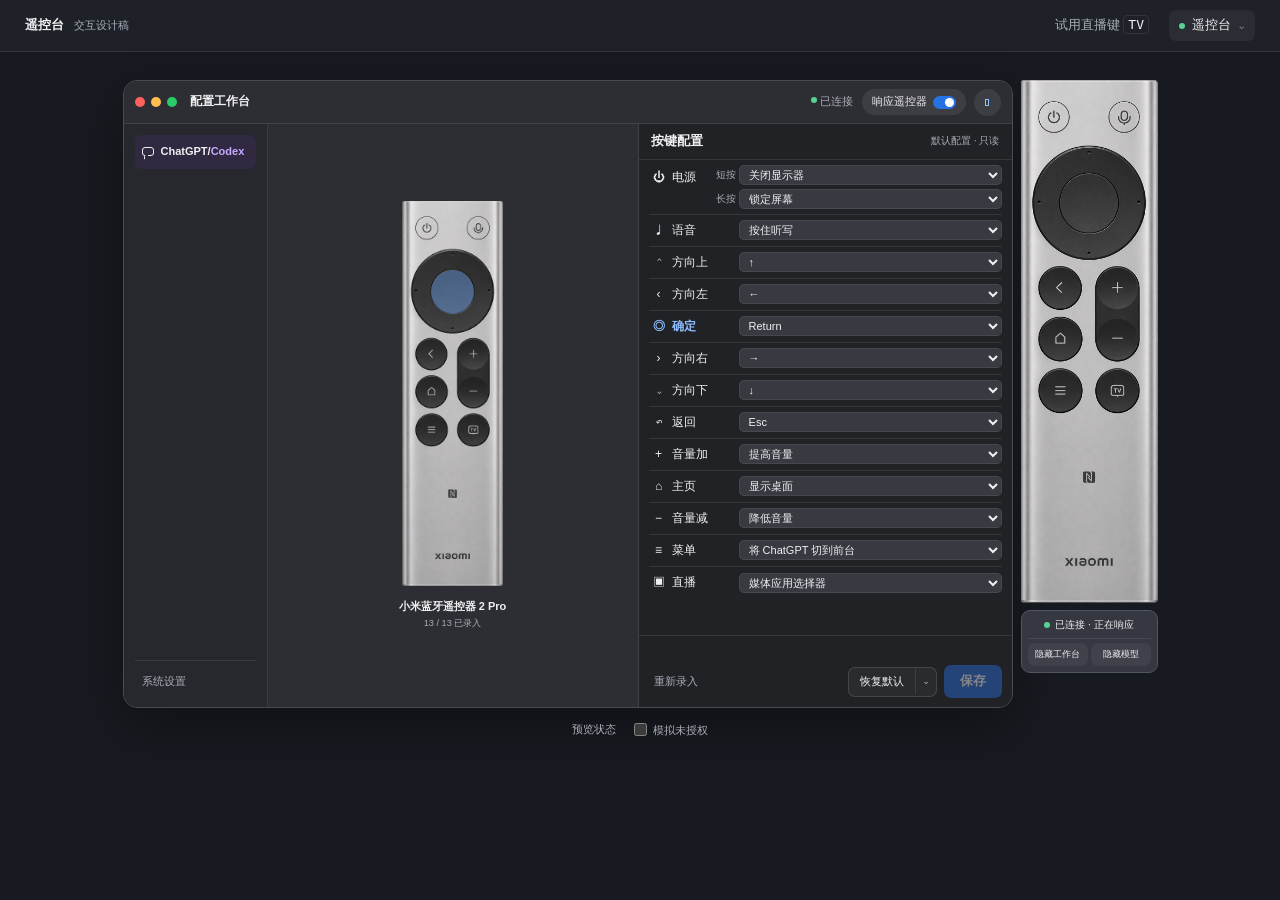
<file: designs/remotedesk-ia/remote-controls-v2.html>
<!doctype html>
<html lang="zh-CN">
<head>
<meta charset="utf-8">
<meta name="viewport" content="width=device-width, initial-scale=1">
<title>遥控台 · 交互设计稿</title>
<link rel="stylesheet" href="remote-controls-v2.css">
<script defer src="media-installation-snapshot.js"></script>
<script defer src="remote-controls-v2.js"></script>
</head>
<body>
<header class="desktop">
  <span class="preview">遥控台 <small>交互设计稿</small></span>
  <div class="desktop-actions">
    <button class="quiet" data-open-media>试用直播键 <kbd>TV</kbd></button>
    <details id="tray" class="tray">
      <summary><span class="led"></span> 遥控台 <span class="chevron">⌄</span></summary>
      <div class="menu"><button id="tray-workspace"></button><button id="tray-model"></button></div>
    </details>
  </div>
</header>
<main>
<div class="windows">
  <section class="workspace" id="workspace" aria-label="配置工作台" data-screen-label="配置工作台">
    <header class="toolbar">
      <div class="traffic"><button aria-label="关闭工作台" id="traffic-close"></button><i></i><i></i></div>
      <strong>配置工作台</strong>
      <div class="tools">
        <span class="connection"><span class="led"></span> 已连接</span>
        <button id="response" class="glass" role="switch" aria-checked="true">响应遥控器 <span class="switch"></span></button>
        <button id="toolbar-model" class="glass model-toggle" aria-label="隐藏遥控器模型" title="隐藏遥控器模型">▯</button>
      </div>
    </header>
    <div class="panes">
      <aside class="sidebar">
        <div class="client"><span class="chat-icon" aria-hidden="true"></span><strong>ChatGPT/<em>Codex</em></strong></div>
        <footer class="sidebar-footer">
          <section class="access" id="permissions" hidden>
            <p>请分别授权应用</p>
            <button data-permission="输入监控"><span aria-hidden="true">!</span> 输入监控</button>
            <button data-permission="辅助功能"><span aria-hidden="true">!</span> 辅助功能</button>
          </section>
          <details id="global-settings" class="global-settings">
            <summary>系统设置</summary>
            <div class="menu"><button id="configure-media">多媒体设置…</button></div>
          </details>
        </footer>
      </aside>
      <section class="device" aria-label="遥控器按键定位">
        <div class="body-image center-image" id="center-device"><img src="assets/remote-2-pro.png" alt="小米蓝牙遥控器 2 Pro"></div>
        <div class="device-name"><strong>小米蓝牙遥控器 2 Pro</strong><small>13 / 13 已录入</small></div>
      </section>
      <section class="mapping" aria-label="按键配置">
        <header class="mapping-head"><strong>按键配置</strong><span id="active-label"></span></header>
        <div class="rows" id="rows"></div>
        <footer class="footer">
          <p id="feedback" class="feedback" aria-live="polite"></p>
          <div class="footer-actions">
            <button id="learn" class="quiet">重新录入</button>
            <div class="save-side">
              <div class="split">
                <button id="restore">恢复默认</button>
                <details id="config-menu">
                  <summary aria-label="配置操作" title="配置操作">⌄</summary>
                  <div class="menu"><button id="show-profiles">配置列表…</button><button id="export">导出配置…</button><button id="import">导入配置…</button></div>
                </details>
              </div>
              <button id="save" class="primary">保存</button>
            </div>
          </div>
          <input type="file" id="import-file" accept="application/json,.json" hidden>
        </footer>
      </section>
    </div>
  </section>
  <aside class="model" id="model" aria-label="遥控器模型" data-screen-label="遥控器模型">
    <div class="body-image" id="live-device"><img src="assets/remote-2-pro.png" alt="小米蓝牙遥控器 2 Pro"></div>
    <div class="model-dock">
      <div class="model-status"><span class="led"></span><span id="model-status">已连接 · 正在响应</span></div>
      <div class="model-actions"><button id="model-workspace">隐藏工作台</button><button id="model-close">隐藏模型</button></div>
    </div>
  </aside>
  <div id="no-windows" class="empty" hidden>工作台和模型都已隐藏<br><small>从上方「遥控台」菜单重新显示</small></div>
</div>
<div class="lab"><span>预览状态</span><label><input type="checkbox" id="missing-permissions"> 模拟未授权</label></div>
</main>
<dialog id="panel" aria-labelledby="panel-title">
  <header class="panel-head"><div><h1 id="panel-title"></h1><p id="panel-sub"></p></div><button id="panel-close" aria-label="关闭">×</button></header>
  <div id="panel-body"></div>
</dialog>
<div id="toast" role="status" hidden></div>
</body>
</html>
</file>
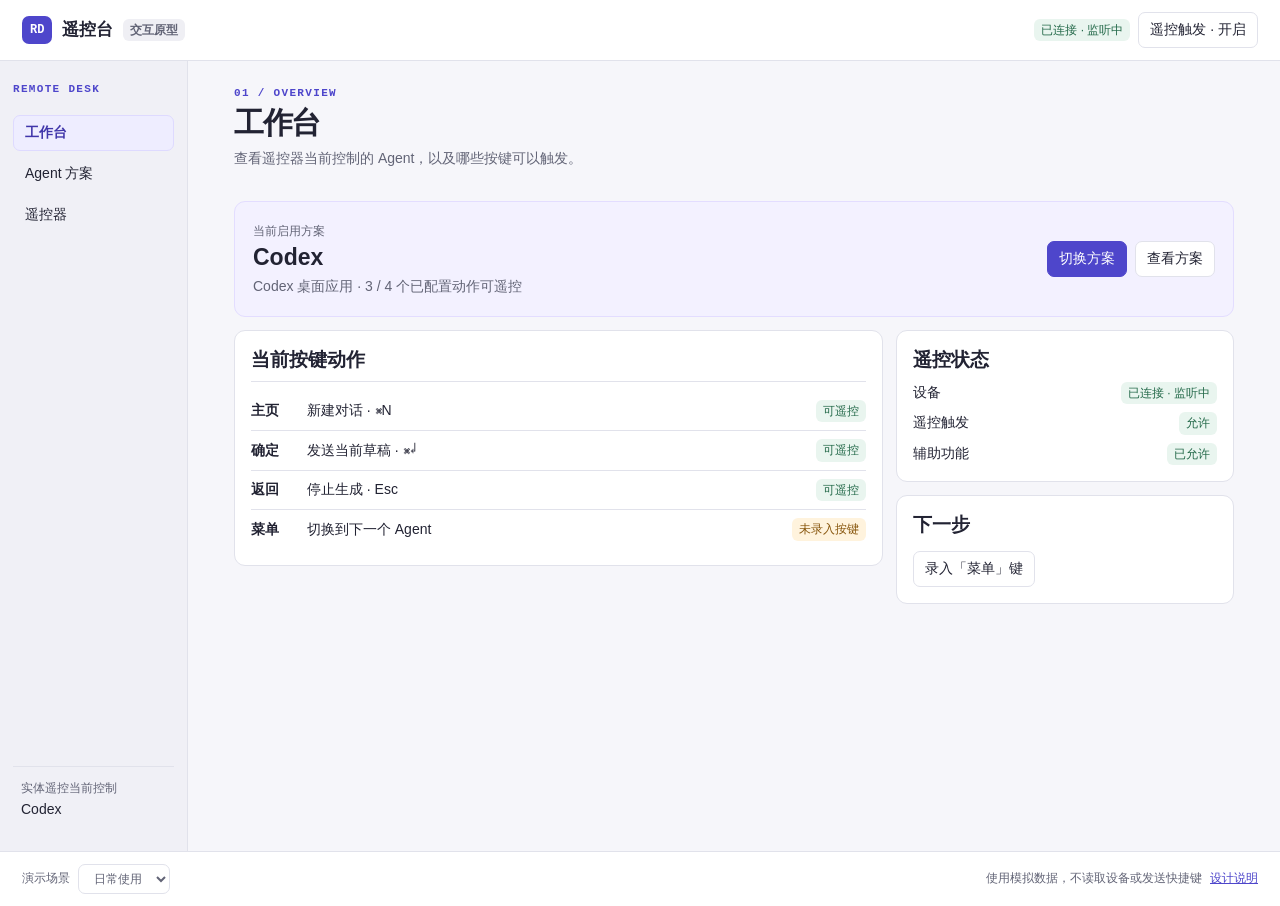
<file: designs/remotedesk-ia/workbench-v1.html>
<!doctype html>
<html lang="zh-CN">
<head>
<meta charset="utf-8">
<meta name="viewport" content="width=device-width,initial-scale=1">
<title>遥控台 · 信息架构原型</title>
<style>
:root{color-scheme:light;--ink:#222333;--sub:#626476;--line:#e1e2eb;--accent:#4e46cb;--tint:#eeedff;--bg:#f6f6fa;--paper:#fff;--good:#236949;--warn:#87550c}
*{box-sizing:border-box}body{margin:0;background:var(--bg);color:var(--ink);font:14px/1.55 -apple-system,BlinkMacSystemFont,"PingFang SC",sans-serif}button,select{font:inherit;color:inherit}button,select{border:1px solid var(--line);border-radius:7px;background:white;padding:6px 11px}button:not(:disabled),select{cursor:pointer}button:not(:disabled):hover{background:var(--tint)}button:disabled{opacity:.55}button:focus-visible,select:focus-visible,a:focus-visible{outline:2px solid var(--accent);outline-offset:2px}button.primary{background:var(--accent);color:white;border-color:var(--accent)}button.primary:hover{background:#3f36ae}a,.link{color:var(--accent)}.link{border:0;background:transparent}.head,.foot{background:#fff;padding:12px 22px;display:flex;align-items:center;justify-content:space-between;gap:12px;flex-wrap:wrap}.head{border-bottom:1px solid var(--line)}.foot{border-top:1px solid var(--line);font-size:12px;color:var(--sub)}.brand{display:flex;align-items:center;gap:10px;font-size:17px;font-weight:700}.mark{background:var(--accent);color:white;padding:5px 8px;border-radius:7px;font:700 12px/1.5 ui-monospace,monospace}.tag,.pill{border-radius:6px;background:#efeff4;padding:2px 7px;font-size:12px;color:var(--sub);white-space:nowrap}.pill.good{color:var(--good);background:#e9f5ef}.pill.warn{color:var(--warn);background:#fff3dd}.frame{display:grid;grid-template-columns:188px minmax(0,1fr);min-height:calc(100dvh - 110px)}aside{background:#f0f0f6;border-right:1px solid var(--line);padding:20px 13px;display:flex;flex-direction:column;gap:17px}nav{display:grid;gap:5px}nav button,.profiles button{text-align:left;border-color:transparent;background:transparent}nav button[aria-current="page"],.profiles button[aria-pressed="true"]{background:var(--tint);color:#4036aa;border-color:#dedaff;font-weight:650}.aside-meta{margin-top:auto;padding:10px 8px;border-top:1px solid var(--line)}main{padding:24px clamp(16px,4vw,46px) 30px;min-width:0}.content{max-width:1100px;margin:auto}.top{margin-bottom:18px}.eyebrow{font:650 11px/1.6 ui-monospace,monospace;letter-spacing:.12em;color:var(--accent)}h1,h2,h3,p{margin:0}h1{font-size:30px;line-height:1.22;letter-spacing:-.045em;margin:3px 0 6px}h2{font-size:19px;line-height:1.35}h3{font-size:14px}p,.muted{color:var(--sub)}small{color:var(--sub);font-size:12px}.row{display:flex;gap:8px;align-items:center;flex-wrap:wrap}.between{justify-content:space-between}.stack{display:grid;gap:13px}.card{background:var(--paper);border:1px solid var(--line);border-radius:11px;padding:16px;min-width:0}.hero{padding:18px;background:#f3f1ff;border-color:#e3ddff}.hero h2{font-size:23px;margin:1px 0 3px}.cols{display:grid;grid-template-columns:minmax(0,1fr) minmax(235px,.52fr);gap:13px;align-items:start}.scheme{grid-template-columns:minmax(155px,.36fr) minmax(0,1fr)}.profiles{display:grid;gap:4px}.profiles h3{margin-bottom:6px}.notice{border:1px solid #efdfb7;background:#fff8e9;border-radius:8px;padding:9px 11px;color:#714a0e}.list{list-style:none;padding:0;margin:0}.list li{border-top:1px solid var(--line);padding:8px 0}.list li:first-child{border-top:0}.key{display:inline-block;min-width:52px;font-weight:650}.status{display:grid;gap:8px;margin-top:9px}.status>div{display:flex;justify-content:space-between;gap:8px}.compact{font-size:12px}.keys{display:grid;grid-template-columns:repeat(3,minmax(0,1fr));gap:5px;margin:10px 0}.keys button{padding:5px}.keys button[aria-pressed=true]{border-color:#877cf1;background:var(--tint)}.learned{color:var(--good);font-size:10px}.meta{margin-top:8px;padding:10px 0 0;border-top:1px solid var(--line)}.toast{color:var(--good);font-size:13px}.toast:empty{display:none}.dialog{position:fixed;inset:0;background:#17162955;display:grid;place-items:center;padding:18px;z-index:2}.dialog .card{width:min(100%,510px);box-shadow:0 14px 50px #1e194337}.dialog pre{overflow:auto;background:#f3f3f8;padding:10px;font-size:12px}.target{width:100%;padding:7px;font:inherit;border:1px solid var(--line);border-radius:6px}.nowrap{white-space:nowrap}@media(max-width:860px){.frame{grid-template-columns:145px minmax(0,1fr)}main{padding:19px}.scheme{grid-template-columns:145px minmax(0,1fr)}}@media(max-width:710px){.cols:not(.scheme){grid-template-columns:1fr}}@media(max-width:600px){.frame,.scheme{display:block}aside{padding:8px 12px;border-right:0;border-bottom:1px solid var(--line)}nav{grid-template-columns:repeat(3,1fr)}.aside-meta,aside>.eyebrow{display:none}main{padding:14px}.scheme>.card:first-child{margin-bottom:10px}.profiles{grid-template-columns:1fr 1fr}.profiles h3{grid-column:1/-1}.head,.foot{padding:9px 12px}}
</style>
</head>
<body>
<header class="head"><div class="brand"><span class="mark" aria-hidden="true">RD</span>遥控台 <span class="tag">交互原型</span></div><div class="row" id="global"></div></header>
<div class="frame">
<aside><span class="eyebrow">REMOTE DESK</span><nav aria-label="主导航" id="nav"></nav><div class="aside-meta"><small>实体遥控当前控制</small><div id="aside-active"></div></div></aside>
<main><div class="content stack" id="screen"></div></main>
</div>
<footer class="foot"><div class="row"><label for="scenario">演示场景</label><select id="scenario"><option value="daily">日常使用</option><option value="setup">首次设置</option><option value="offline">设备离线</option></select></div><div class="row"><span>使用模拟数据，不读取设备或发送快捷键</span><a href="architecture.md">设计说明</a></div></footer>
<div id="overlay"></div>
<script>
const keys=[['power','电源'],['voice','语音'],['up','方向上'],['left','方向左'],['ok','确定'],['right','方向右'],['down','方向下'],['back','返回'],['plus','音量加'],['home','主页'],['minus','音量减'],['menu','菜单'],['tv','直播']];
const names={'ChatGPT':'浏览器 · ChatGPT','Codex':'Codex 桌面应用','Cursor':'Cursor 桌面应用','Claude Code · 终端':'终端'};
const presets={
 ChatGPT:{ok:'打开网页',menu:'切换到下一个 Agent'},
 Codex:{home:'新建对话 · ⌘N',ok:'发送当前草稿 · ⌘↵',back:'停止生成 · Esc',menu:'切换到下一个 Agent'},
 Cursor:{ok:'打开应用',menu:'切换到下一个 Agent'},
 'Claude Code · 终端':{ok:'打开应用',menu:'切换到下一个 Agent'}
};
const routes={home:'工作台',agents:'Agent 方案',remote:'遥控器'}, seq=Object.keys(names);
const $=id=>document.getElementById(id);
const btn=(label,act,cls='',disabled=false)=>'<button type="button" data-act="'+act+'" class="'+cls+'"'+(disabled?' disabled':'')+'>'+label+'</button>';
const pill=(label,cls='')=>'<span class="pill '+cls+'">'+label+'</span>';
const title=(n,t,d)=>'<header class="top"><div class="eyebrow">'+n+'</div><h1>'+t+'</h1><p>'+d+'</p></header>';
const state={};let dialogFocus='';
function reset(mode){Object.assign(state,{mode,page:'home',active:'Codex',view:'Codex',connected:mode==='daily',device:mode!=='setup',listen:mode!=='setup',post:mode==='daily',enabled:true,learned:new Set(mode==='setup'?[]:['home','ok','back']),slot:'ok',actions:structuredClone(presets),learn:false,dialog:'',feedback:'',resume:false,logs:[]});}
reset('daily');
const keyName=id=>keys.find(x=>x[0]===id)?.[1]||'';
const requires=a=>a?.includes(' · ')||a==='发送快捷键'||a==='打开 Chat Bar';
const linked=()=>state.connected&&state.listen;
const deviceStatus=()=>!state.device?'未选设备':!state.connected?'设备离线':!state.listen?'已连接 · 未监听':'已连接 · 监听中';
function actionStatus(id,a){if(!state.enabled)return pill('已暂停');if(!state.connected)return pill('设备不可用','warn');if(!state.listen)return pill('等待输入监控','warn');if(!state.learned.has(id))return pill('未录入按键','warn');if(requires(a)&&!state.post)return pill('缺少辅助功能','warn');return pill('可遥控','good')}
function home(){
 const a=state.actions[state.active],available=Object.entries(a).filter(([id,x])=>state.enabled&&linked()&&state.learned.has(id)&&(!requires(x)||state.post)).length;
 const missing=Object.keys(a).find(id=>!state.learned.has(id));
 const needed=Object.values(a).some(requires)&&!state.post;
 const step=!state.connected?['连接并选择遥控器','route:remote']:!state.listen?['开启输入监控','route:remote']:!state.enabled?['恢复遥控触发','toggle']:missing?['录入「'+keyName(missing)+'」键','jump:'+missing]:needed?['查看辅助功能要求','inspect']:['查看当前方案','inspect'];
 return title('01 / OVERVIEW','工作台','查看遥控器当前控制的 Agent，以及哪些按键可以触发。')+
 '<section class="card hero row between"><div><small>当前启用方案</small><h2>'+state.active+'</h2><p>'+names[state.active]+' · '+available+' / '+Object.keys(a).length+' 个已配置动作可遥控</p></div><div class="row">'+btn('切换方案','switch','primary')+btn('查看方案','inspect')+'</div></section>'+
 '<div class="cols"><section class="card"><h2>当前按键动作</h2><ul class="list meta">'+Object.entries(a).map(([id,x])=>'<li class="row between"><span><span class="key">'+keyName(id)+'</span> '+x+'</span>'+actionStatus(id,x)+'</li>').join('')+'</ul></section><div class="stack"><section class="card"><h2>遥控状态</h2><div class="status"><div>设备'+pill(deviceStatus(),linked()?'good':'warn')+'</div><div>遥控触发'+pill(state.enabled?'允许':'已暂停',state.enabled?'good':'')+'</div><div>辅助功能'+pill(state.post?'已允许':'未开启',state.post?'good':'warn')+'</div></div></section><section class="card stack"><h2>下一步</h2><div>'+btn(step[0],step[1])+'</div></section></div></div>';
}
function agents(){
 const a=state.actions[state.view],live=state.view===state.active;
 return title('02 / ACTIONS','Agent 方案','选择一个方案浏览和配置动作。启用后，实体遥控器才会切换到它。')+
 '<div class="cols scheme"><section class="card profiles"><h3>方案列表</h3>'+seq.map(x=>'<button data-act="view:'+x+'" aria-pressed="'+(state.view===x)+'">'+x+(state.active===x?' <small>· 使用中</small>':'')+'</button>').join('')+'</section><section class="card stack"><div class="row between"><div><h2>'+state.view+'</h2><p>'+names[state.view]+'</p></div>'+(live?pill('当前启用','good'):btn('启用此方案','activate','primary'))+'</div>'+
 '<div class="meta"><div class="row between"><h3>已配置动作</h3>'+btn('配置键位','dialog:edit')+'</div><ul class="list">'+(Object.entries(a).map(([id,x])=>'<li class="row between"><span><span class="key">'+keyName(id)+'</span> '+x+'</span><div class="row">'+(!state.learned.has(id)?btn('去录入','jump:'+id,'link'):requires(x)&&!state.post?pill('缺少辅助功能','warn'):pill('已录入','good'))+btn('编辑','edit:'+id)+btn('试运行','test:'+id)+'</div></li>').join('')||'<li>未分配动作</li>')+'</ul></div>'+
 (Object.values(a).some(requires)&&!state.post?'<div class="notice row between"><span>发送快捷键需要「辅助功能」权限。</span>'+btn('模拟允许辅助功能','post')+'</div>':'')+'</section></div>';
}
function remote(){
 const recorded=state.learned.has(state.slot), label=keyName(state.slot);
 return title('03 / INPUT','遥控器','连接和录入实体按键。同一台遥控器录一次，即可供各方案使用。')+
 (state.resume?'<div class="row">'+btn('返回 '+state.view+' 方案','return','link')+'</div>':'')+
 '<div class="cols"><section class="card stack"><div class="row between"><h2>实体键录入</h2>'+pill(state.learned.size+' / 13 已录入')+'</div><div class="muted">小米 2 Pro · 实体键位</div><div class="keys">'+keys.map(([id,n])=>'<button data-act="key:'+id+'" aria-pressed="'+(state.slot===id)+'">'+n+(state.learned.has(id)?' <span class="learned" aria-label="已录入">●</span>':'')+'</button>').join('')+'</div><div class="meta stack"><div><h3>'+label+'</h3><small>'+(recorded?'已录入 · 所有方案共用':'尚未录入')+'</small></div>'+
 (state.learn?'<div class="notice">请按一下实体遥控器上的「'+label+'」。录入期间不会触发动作。</div><div class="row">'+btn('模拟收到按键','capture','primary')+btn('取消录入','cancel')+'</div>':'<div class="row">'+btn(recorded?'重新录入':'录入按键','learn','primary',!linked()||!state.enabled)+(recorded?btn('清除录入','clear'):'')+(!linked()?'<small>连接并开启监听后即可录入</small>':!state.enabled?'<small>恢复遥控触发后即可录入</small>':'')+'</div>')+
 '</div></section><div class="stack"><section class="card stack"><div class="row between"><h2>设备与连接</h2>'+pill(deviceStatus(),linked()?'good':'warn')+'</div><p>'+(state.device?'小米蓝牙语音遥控器 · HID 2717:32B8':'在 macOS 蓝牙设置配对，再选作输入设备。')+'</p><div class="row">'+(!state.connected?btn('模拟配对并选择设备','connect'):!state.listen?btn('模拟开启输入监控','listen','primary'):pill('输入监控已开启','good'))+'</div></section><section class="card stack"><h2>按键诊断</h2><p>查看收到的 HID 信号，打开诊断时实体按键不会触发动作。</p><div>'+btn('打开诊断','dialog:diagnose')+'</div></section></div></div>';
}
function modal(){
 if(!state.dialog)return '';
 const id=state.slot;
 let body='';
 if(state.dialog==='switch') body='<h2 id="dialog-title">切换当前方案</h2><p>选择后立即更改实体遥控器控制的 Agent。</p><div class="stack">'+seq.map(x=>btn(x+(x===state.active?' · 当前启用':''),'activate:'+x,'',x===state.active)).join('')+'</div>';
 if(state.dialog==='diagnose') body='<h2 id="dialog-title">按键诊断</h2><p>诊断中 · 实体按键不会触发动作</p><pre>'+(state.logs.length?state.logs.join('\n'):'还没有按键信号')+'</pre><div>'+btn('模拟收到「确定」信号','signal','primary',!linked())+'</div>';
 if(state.dialog==='edit'){
 const options=[...new Set(['未分配动作','打开网页','打开应用','发送快捷键','打开 Chat Bar','切换到下一个 Agent',...Object.values(presets[state.view])])];
 body='<h2 id="dialog-title">配置 '+state.view+' 动作</h2><label>键位 <select id="editKey">'+keys.map(([k,n])=>'<option value="'+k+'" '+(k===id?'selected':'')+'>'+n+'</option>').join('')+'</select></label><label>动作 <select id="editAction">'+options.map(a=>'<option '+((state.actions[state.view][id]||'未分配动作')===a?'selected':'')+'>'+a+'</option>').join('')+'</select></label><div>'+btn('保存动作','save','primary')+'</div>';
 }
 return '<div class="dialog"><section class="card stack" role="dialog" aria-modal="true" aria-labelledby="dialog-title">'+body+'<div>'+btn(state.dialog==='diagnose'?'完成':'关闭','close')+'</div></section></div>';
}
function render(){
 $('global').innerHTML=pill(deviceStatus(),linked()?'good':'warn')+'<button data-act="toggle" role="switch" aria-checked="'+state.enabled+'">遥控触发 · '+(state.enabled?'开启':'暂停')+'</button>';
 $('aside-active').textContent=state.active;
 $('nav').innerHTML=Object.entries(routes).map(([id,n])=>'<button data-act="route:'+id+'" '+(state.page===id?'aria-current="page"':'')+'>'+n+'</button>').join('');
 $('screen').innerHTML=({home,agents,remote}[state.page])()+'<div class="toast" role="status">'+state.feedback+'</div>';
 $('overlay').innerHTML=modal();
 for(const el of document.querySelectorAll('.head,.frame,.foot'))el.inert=!!state.dialog;
}
function go(page){state.page=page;state.learn=false;state.resume=false}
document.addEventListener('click',e=>{
 const b=e.target.closest('[data-act]');if(!b)return;
 const [op,v]=b.dataset.act.split(':'); const was=state.dialog;
 state.feedback='';
 if(op==='route')go(v);
 if(op==='toggle'){state.enabled=!state.enabled;state.learn=false}
 if(op==='inspect'){state.view=state.active;go('agents')}
 if(op==='switch')state.dialog='switch';
 if(op==='view'){state.view=v}
 if(op==='activate'){state.active=v||state.view;state.dialog='';state.feedback='已启用 '+state.active}
 if(op==='jump'){if(state.page==='home')state.view=state.active;state.slot=v;go('remote');state.resume=true}
 if(op==='return')go('agents');
 if(op==='key'){state.slot=v;state.learn=false}
 if(op==='connect'){state.device=true;state.connected=true}
 if(op==='listen')state.listen=true;
 if(op==='post')state.post=true;
 if(op==='learn'&&linked()&&state.enabled)state.learn=true;
 if(op==='cancel')state.learn=false;
 if(op==='capture'){state.learned.add(state.slot);state.learn=false;state.feedback='已录入「'+keyName(state.slot)+'」，各方案均可使用'}
 if(op==='clear'){state.learned.delete(state.slot);state.feedback='已清除实体信号，方案动作仍保留'}
 if(op==='dialog'){state.learn=false;state.dialog=v}
 if(op==='close')state.dialog='';
 if(op==='signal'){state.logs.unshift('确定 · HID 示例信号');state.logs=state.logs.slice(0,8)}
 if(op==='edit'){state.slot=v;state.dialog='edit'}
 if(op==='test'){const a=state.actions[state.view][v];state.feedback=requires(a)&&!state.post?'试运行未执行：缺少辅助功能权限':'模拟试运行：'+a}
 if(op==='save'){const a=$('editAction').value;if(a==='未分配动作')delete state.actions[state.view][state.slot];else state.actions[state.view][state.slot]=a;state.dialog='';state.feedback='动作已保存'}
 if(!was&&state.dialog)dialogFocus=b.dataset.act;
 render();
 if(state.dialog)$('overlay').querySelector('button,select')?.focus();
 else if(was)document.querySelector('[data-act="'+CSS.escape(dialogFocus)+'"]')?.focus();
 else if(['route','jump','return','inspect'].includes(op)){const h=$('screen').querySelector('h1');h.tabIndex=-1;h.focus()}
 else document.querySelector('[data-act="'+CSS.escape(b.dataset.act)+'"]')?.focus();
});
document.addEventListener('change',e=>{if(e.target.id==='scenario'){reset(e.target.value);render()}if(e.target.id==='editKey'){state.slot=e.target.value;render();$('editKey').focus()}});
document.addEventListener('keydown',e=>{if(!state.dialog)return;if(e.key==='Escape'){$('overlay').querySelector('[data-act="close"]').click();return}if(e.key==='Tab'){const els=[...$('overlay').querySelectorAll('button:not(:disabled),select')];if(e.shiftKey&&document.activeElement===els[0]){e.preventDefault();els.at(-1)?.focus()}else if(!e.shiftKey&&document.activeElement===els.at(-1)){e.preventDefault();els[0]?.focus()}}});
render();
</script>
</body>
</html>
</file>
<file: designs/macos-ui-review/review.css>
:root {
  color-scheme: light dark;
  --base: #f5f4f1; --panel: #fff; --side: #efeff2; --ink: #201f27; --muted: #5a5867;
  --border: #d9d7df; --accent: #5342b8; --accent-hover: #44349e; --select: #ebe8fa;
  --status: #f7f2e8; --good: #e7f4eb; --warn: #785212; --green: #23633d;
  font-family: -apple-system, BlinkMacSystemFont, "PingFang SC", "Noto Sans SC", sans-serif;
}
@media (prefers-color-scheme: dark) {
  :root {
    --base: #18171c; --panel: #25242b; --side: #212027; --ink: #f4f2fb; --muted: #bdb9ca;
    --border: #494650; --accent: #c7bcff; --accent-hover: #dfd7ff; --select: #3f365b;
    --status: #3a3023; --good: #24372a; --warn: #f4c87e; --green: #a0e1b7;
  }
}
* { box-sizing: border-box; }
[hidden] { display: none !important; }
body { margin: 0; background: var(--base); color: var(--ink); font-size: 14px; line-height: 1.65; }
main { width: min(1232px, calc(100% - 64px)); margin: auto; }
h1, h2, h3, h4, p { margin: 0; }
a { color: var(--accent); text-underline-offset: 4px; }
button, input, select { font: inherit; }
button { cursor: pointer; color: inherit; }
button:disabled { cursor: default; opacity: .62; }
:focus-visible { outline: 2px solid var(--accent); outline-offset: 2px; }
.masthead, footer { display: flex; justify-content: space-between; align-items: center; gap: 12px; padding: 19px 0; border-bottom: 1px solid var(--border); }
.eyebrow { color: var(--accent); font-size: 12px; font-weight: 700; letter-spacing: .12em; }
.eyebrow span { color: var(--muted); }
.metadata { display: flex; gap: 14px; color: var(--muted); font: 12px ui-monospace, monospace; }
.intro { padding: 53px 0 48px; }
.intro h1 { font-size: clamp(35px, 5.5vw, 69px); line-height: 1.15; letter-spacing: -.055em; font-weight: 770; }
.intro p { font-size: clamp(15px, 2vw, 19px); color: var(--muted); max-width: 49em; margin: 17px 0 13px; }
.demo-head { display: flex; justify-content: space-between; align-items: end; gap: 12px; margin-bottom: 14px; }
h2 { font-size: 26px; line-height: 1.3; margin-top: 5px; }
.demo-controls { display: flex; gap: 9px; align-items: center; color: var(--muted); }
select, input { border-radius: 7px; border: 1px solid var(--border); padding: 5px 9px; background: var(--panel); color: var(--ink); }
.window { background: var(--panel); border: 1px solid var(--border); border-radius: 15px; overflow: hidden; box-shadow: 0 12px 30px #0001; }
.titlebar { display: flex; gap: 9px; align-items: center; padding: 10px 16px; border-bottom: 1px solid var(--border); font-size: 12px; }
.traffic { display: flex; gap: 6px; margin-right: 7px; }
.traffic i { width: 10px; height: 10px; border-radius: 50%; background: #f16c62; }
.traffic i:nth-child(2) { background: #efb947; }
.traffic i:nth-child(3) { background: #55c86f; }
.window-tag { margin-left: auto; color: var(--muted); }
.window-body { display: grid; grid-template-columns: 204px minmax(0, 1fr); min-height: 520px; }
.sidebar { display: flex; flex-direction: column; padding: 15px 10px; background: var(--side); border-right: 1px solid var(--border); }
.sidebar p { color: var(--muted); font-weight: 650; font-size: 12px; margin: 10px 10px 3px; }
.sidebar button { border: 0; background: transparent; border-radius: 7px; padding: 6px 10px; text-align: left; }
.sidebar button:hover, .sidebar [aria-current="page"] { background: var(--select); color: var(--accent); }
.nav-symbol { display: inline-block; width: 19px; }
.sidebar-note { margin: auto 10px 0; padding-top: 25px; color: var(--muted); font-size: 11px; }
.stage { padding: 21px 24px; min-width: 0; }
.page-top { display: flex; align-items: end; justify-content: space-between; gap: 12px; margin-bottom: 16px; }
.section-label, small { display: block; color: var(--muted); font-size: 12px; }
.page-top h3 { font-size: 25px; line-height: 1.3; margin-top: 3px; }
h4 { font-size: 16px; line-height: 1.35; }
.primary, .secondary { border: 1px solid var(--border); border-radius: 7px; background: var(--panel); padding: 4px 11px; white-space: nowrap; font-size: 13px; }
.primary { background: var(--accent); border-color: transparent; color: var(--panel); font-weight: 650; }
.primary:hover:not(:disabled) { background: var(--accent-hover); }
.secondary:hover, .secondary[aria-pressed="true"] { background: var(--select); color: var(--accent); }
.status-row { display: flex; align-items: center; gap: 12px; border: 1px solid var(--border); border-radius: 9px; padding: 10px 12px; background: var(--status); }
.status-row[data-tone="ready"] { background: var(--good); }
.status-row[data-tone="ready"] .status-icon { color: var(--green); }
.status-icon { border: 1px solid currentColor; color: var(--warn); border-radius: 50%; width: 21px; height: 21px; line-height: 19px; text-align: center; flex: 0 0 auto; font-weight: 700; }
.status-row button, .install-note button { margin-left: auto; }
.workbench { margin-top: 16px; display: grid; grid-template-columns: minmax(125px, 24%) minmax(0, 1fr); border: 1px solid var(--border); border-radius: 10px; overflow: hidden; }
.device-stage { display: grid; justify-items: center; align-content: center; gap: 6px; text-align: center; padding: 12px 6px; background: var(--side); border-right: 1px solid var(--border); }
.remote-photo { position: relative; }
.remote-photo img { display: block; height: 234px; width: auto; }
#remote-selection { position: absolute; left: 50%; top: 26.6%; width: 17px; height: 17px; transform: translate(-50%, -50%); border-radius: 50%; border: 2px solid #65acff; background: #2278cf65; }
.device-stage small { font-size: 11px; }
.mapping { min-width: 0; }
.mapping-head, .mapping-foot { padding: 10px 13px; display: flex; justify-content: space-between; align-items: center; gap: 6px; }
.mapping-foot { border-top: 1px solid var(--border); }
.muted, .fineprint, .caption { color: var(--muted); font-size: 13px; }
.fineprint { border-top: 1px solid var(--border); padding-top: 9px; margin-top: 13px; }
.table-scroll { overflow-x: auto; }
table { width: 100%; border-collapse: collapse; white-space: nowrap; font-size: 13px; }
th, td { border-top: 1px solid var(--border); text-align: left; padding: 5px 10px; }
thead { color: var(--muted); background: var(--side); }
tbody button { border: 0; border-radius: 4px; background: transparent; padding: 2px; font-weight: 650; }
tbody button:hover { text-decoration: underline; }
tr.selected { background: var(--select); }
tr.selected button { color: var(--accent); }
.unsupported { color: var(--muted); font-size: 12px; }
.inset { padding: 15px; border: 1px solid var(--border); background: var(--side); border-radius: 9px; }
.steps, .form-rows { padding: 0; margin: 12px 0; list-style: none; }
.steps { counter-reset: steps; }
.steps li, .form-rows li { display: flex; gap: 12px; align-items: center; border-top: 1px solid var(--border); padding: 12px 0; }
.steps li::before { counter-increment: steps; content: counter(steps); font: 650 12px ui-monospace, monospace; color: var(--accent); background: var(--select); display: grid; place-items: center; border-radius: 50%; width: 25px; height: 25px; flex: 0 0 auto; }
.steps button, .form-rows li > span:last-child:not(:first-child) { margin-left: auto; }
.library-filter input { width: min(100%, 400px); }
.catalog { display: grid; grid-template-columns: minmax(245px, 280px) minmax(0, 1fr); gap: 18px; align-items: start; margin-top: 16px; }
.resource-card { display: grid; gap: 12px; border-radius: 12px; border: 1px solid var(--border); padding: 16px; background: var(--panel); line-height: 1.35; }
.catalog-photo { display: grid; place-items: center; height: 156px; }
.catalog-photo img { height: 128px; max-width: 100%; object-fit: contain; }
.resource-card code, .resource-card p { color: var(--muted); }
.library-hint { margin-top: 2px; }
.install-note { margin-top: 12px; padding: 9px 11px; border-radius: 7px; background: var(--good); display: flex; align-items: center; gap: 10px; }
#no-results { margin-top: 16px; }
#clear-search { margin-top: 8px; }
.pane-switch { display: flex; gap: 6px; margin-bottom: 12px; }
.caption { margin-top: 10px; }
.priorities { margin: 43px 0 26px; }
.priorities h2 { margin-bottom: 13px; }
.priority { display: grid; grid-template-columns: 90px minmax(0, .55fr) minmax(0, 1.45fr); gap: 12px; align-items: baseline; border-top: 1px solid var(--border); padding: 12px 0; }
.priority span { color: var(--accent); font-size: 12px; font-weight: 650; }
.priority p { color: var(--muted); }
footer { border-top: 1px solid var(--border); border-bottom: 0; justify-content: start; gap: 18px; }
dialog { max-width: calc(100vw - 32px); border: 1px solid var(--border); border-radius: 12px; background: var(--panel); color: var(--ink); padding: 18px 22px; }
dialog::backdrop { background: #0005; }
dialog form { margin-top: 12px; text-align: right; }
.sr-only { position: absolute; width: 1px; height: 1px; padding: 0; margin: -1px; overflow: hidden; clip-path: inset(50%); white-space: nowrap; }
@media (max-width: 880px) {
  main { width: calc(100% - 36px); }
  .window-body { grid-template-columns: 154px minmax(0, 1fr); }
  .stage { padding: 15px; }
  .workbench { grid-template-columns: 1fr; }
  .device-stage { display: none; }
}
@media (max-width: 620px) {
  main { width: calc(100% - 24px); }
  .masthead, .demo-head { align-items: start; flex-direction: column; }
  .window-body { grid-template-columns: minmax(0, 1fr); }
  .sidebar { flex-direction: row; flex-wrap: wrap; gap: 5px; border-right: 0; border-bottom: 1px solid var(--border); padding: 7px; }
  .sidebar p, .sidebar-note, .nav-symbol { display: none; }
  .sidebar button { font-size: 12px; padding: 5px 7px; }
  .status-row { flex-wrap: wrap; }
  .status-row > span:nth-child(2) { flex: 1 1 75%; }
  .page-top { align-items: start; flex-direction: column; }
  .page-top h3 { font-size: 22px; }
  .catalog { grid-template-columns: minmax(0, 1fr); }
  .priority { grid-template-columns: 55px minmax(0, 1fr); }
  .priority p { grid-column: 2; }
}
</file>
<file: designs/remotedesk-ia/remote-controls-v2.css>
:root{color-scheme:dark;--desk:#171a20;--bar:#2d2e33;--base:#232428;--text:#f0f0f2;--muted:#a9adb8;--line:#ffffff17;--blue:#8bbdff;--purple:#c7aaff;--amber:#ffca84;--green:#59d193;font:13px/1.45 -apple-system,BlinkMacSystemFont,"SF Pro Text","PingFang SC",sans-serif}
*{box-sizing:border-box}body{margin:0;color:var(--text);background:var(--desk)}button,summary,select,input{font:inherit;color:inherit}button,summary,select{cursor:pointer}button,summary{touch-action:manipulation}button{border:1px solid transparent;border-radius:7px;background:#ffffff0d;padding:5px 10px}button:hover,summary:hover{background:#ffffff1a}button:disabled{cursor:default;opacity:.45}button:focus-visible,select:focus-visible,summary:focus-visible,input:focus-visible{outline:2px solid var(--blue);outline-offset:2px}[hidden]{display:none!important}summary{list-style:none}summary::-webkit-details-marker{display:none}details{position:relative}.desktop{min-height:52px;padding:0 25px;display:flex;align-items:center;justify-content:space-between;border-bottom:1px solid var(--line);background:#1e2128}.preview{font-weight:650;display:flex;align-items:baseline;gap:10px}.preview small,.lab,.connection{color:var(--muted);font-size:11px;font-weight:400}.desktop-actions,.tools,.save-side,.footer-actions,.model-status,.lab{display:flex;gap:9px;align-items:center}.quiet{background:transparent;color:var(--muted)}kbd{border:1px solid var(--line);border-radius:4px;padding:1px 4px;color:var(--text);font:10px inherit}.tray summary{display:flex;gap:7px;align-items:center;border-radius:7px;background:#ffffff0e;padding:6px 10px}.led{display:inline-block;flex:none;width:6px;height:6px;background:var(--green);border-radius:50%;vertical-align:2px}.menu{position:absolute;right:0;z-index:5;display:grid;min-width:155px;padding:4px;border:1px solid #484a53;background:#303137;border-radius:9px;box-shadow:0 10px 25px #0007}.menu button{white-space:nowrap;text-align:left;background:transparent}.menu button:hover{background:#466897}.chevron{color:var(--muted)}
main{padding:28px 24px 12px}.windows{display:flex;gap:8px;align-items:flex-start;justify-content:center;min-height:630px}.workspace{width:min(890px,calc(100% - 146px));min-width:660px;overflow:hidden;border:1px solid #4a4b52;border-radius:14px;background:var(--base);box-shadow:0 18px 50px #0005}.toolbar{display:flex;align-items:center;gap:13px;height:43px;padding:0 11px;border-bottom:1px solid var(--line);background:var(--bar)}.toolbar>strong{font-size:12px;font-weight:600}.traffic{display:flex;gap:6px;align-items:center}.traffic>*{width:10px;height:10px;border:0;border-radius:50%;padding:0;background:#ff615c}.traffic i:nth-child(2){background:#ffbe4e}.traffic i:nth-child(3){background:#29cc66}.tools{margin-left:auto;gap:8px}.glass{display:flex;align-items:center;gap:6px;border-radius:20px;background:#ffffff14;padding:4px 9px;font-size:11px}.model-toggle{font-size:16px;line-height:17px;width:27px;justify-content:center;color:var(--blue)}.model-toggle[aria-pressed=false]{color:var(--muted)}.switch{width:23px;height:13px;border-radius:10px;background:#2672e3;padding:2px}.switch:before{content:"";display:block;width:9px;height:9px;border-radius:50%;background:white;transform:translateX(10px)}[aria-checked=false] .switch{background:#686a72}[aria-checked=false] .switch:before{transform:none}
.panes{display:grid;grid-template-columns:144px minmax(155px,1fr) minmax(352px,42%);min-height:583px}.sidebar,.device{border-right:1px solid var(--line)}.sidebar{padding:11px;display:flex;flex-direction:column;background:#27282d}.client{display:flex;align-items:center;gap:7px;background:#312941;border-radius:7px;padding:9px 7px;font-size:11px;white-space:nowrap}.client em{font-style:normal;color:var(--purple)}.chat-icon{width:12px;height:9px;border:1.3px solid;border-radius:3px;position:relative}.chat-icon:after{content:"";position:absolute;left:1px;bottom:-3px;width:3px;height:3px;background:#312941;border-left:1px solid;transform:skewY(-35deg)}.access{margin-top:auto;color:var(--amber);display:grid;gap:6px}.access p{font-size:11px;margin:0 0 3px}.access button{display:flex;align-items:center;gap:6px;color:var(--amber);border-color:#ffca843d;background:#ffca8411;font-size:11px;text-align:left}.access button span{width:13px;height:13px;border:1px solid;border-radius:50%;text-align:center;line-height:11px;font-weight:700}.device{display:flex;flex-direction:column;align-items:center;justify-content:center;gap:13px;background:#2d2e33}.device-name{display:grid;gap:2px;text-align:center;font-size:11px}.device-name small{color:var(--muted)}
.body-image{position:relative;overflow:hidden;width:100%;aspect-ratio:524/2001}.body-image img{position:absolute;width:138.16794%;left:-19.08397%;top:-5.29735%;pointer-events:none}.center-image{width:min(101px,75%)}.hot{position:absolute;padding:0;border-radius:50%;background:transparent;border:0}.hot:hover,.hot.selected{background:#6ba8fa68}.hot:focus-visible{outline-offset:0}.model{width:137px;flex:none}.model-dock{margin-top:7px;padding:6px;background:#353741;border:1px solid #515462;border-radius:9px}.model-status{justify-content:center;font-size:10px;gap:5px;padding:1px 0 5px;white-space:nowrap}.model-actions{display:flex;gap:3px;padding-top:4px;border-top:1px solid var(--line)}.model-actions button{flex:1;padding:4px 2px;font-size:9px;white-space:nowrap}.empty{text-align:center;align-self:center;color:var(--muted)}
.mapping{display:flex;flex-direction:column;min-width:0;background:#212226}.mapping-head{display:flex;align-items:center;justify-content:space-between;gap:6px;padding:8px 12px;border-bottom:1px solid var(--line)}#active-label{font-size:10px;color:var(--muted)}.rows{padding:0 10px}.row{min-height:32px;display:grid;align-items:center;grid-template-columns:82px minmax(0,1fr);gap:8px;border-bottom:1px solid var(--line)}.row:last-child{border-bottom:0}.key{display:flex;gap:6px;align-items:center;background:none;text-align:left;padding:4px 2px;white-space:nowrap;font-size:12px}.key i{font-style:normal;display:inline-block;width:14px;text-align:center}.key[aria-pressed=true]{color:var(--blue);font-weight:650}.assign{display:flex;align-items:center;gap:5px;min-width:0}.assigns{display:grid;gap:4px;padding:5px 0}.assign small{color:var(--muted);width:27px;flex:none;font-size:10px}select{width:100%;min-width:0;background:#383a41;border:1px solid #ffffff12;border-radius:5px;padding:2px 5px;font-size:11px}.footer{margin-top:auto;border-top:1px solid var(--line);padding:7px 10px 9px}.feedback{min-height:17px;margin:0 0 5px;color:var(--muted);font-size:11px}.footer-actions{justify-content:space-between;gap:3px}.footer-actions button{white-space:nowrap}.footer-actions .quiet{font-size:11px;padding:4px}.save-side{gap:7px}.split{display:flex;border:1px solid #ffffff20;border-radius:7px;background:#ffffff0b;font-size:11px}.split button{background:transparent}.split summary{padding:5px 7px;border-left:1px solid var(--line)}.split .menu{bottom:calc(100% + 5px)}.primary{background:#286fde;color:white;font-weight:650;padding:6px 15px}.primary:hover{background:#377de9}.lab{justify-content:center;margin-top:10px;gap:14px}.lab input{vertical-align:-2px;accent-color:#6aa5f3}
dialog{width:min(480px,calc(100vw - 24px));padding:14px 16px 16px;color:var(--text);background:#282a32;border:1px solid #555966;border-radius:14px;box-shadow:0 20px 75px #000a}dialog::backdrop{background:#07090d70}.panel-head{display:flex;align-items:flex-start;justify-content:space-between;gap:12px;margin-bottom:11px}.panel-head h1{font-size:17px;margin:0}.panel-head p{font-size:11px;color:var(--muted);margin:3px 0 0}.panel-head button{font-size:17px;line-height:19px;padding:1px 7px}.tiles{display:grid;grid-template-columns:repeat(var(--cols),minmax(0,1fr));gap:7px}.tile{min-height:84px;display:grid;justify-items:center;align-content:center;gap:3px;border:1px solid #ffffff15;background:#343742;font-size:11px}.tile img{width:37px;height:37px;object-fit:contain}.tile[aria-selected=true]{outline:2px solid var(--blue);outline-offset:-2px;background:#2f496b}.tile-empty{border:1px dashed #ffffff14;border-radius:7px}.panel-foot{display:flex;align-items:center;justify-content:space-between;gap:8px;color:var(--muted);margin-top:10px;font-size:11px}.app-list,.profile-list{display:grid;gap:3px}.app-line,.profile-line{display:flex;gap:8px;align-items:center;padding:4px 6px;border-bottom:1px solid var(--line);text-align:left;width:100%;background:none}.app-line img{width:23px;height:23px}.app-line small,.profile-line small{margin-left:auto;color:var(--muted)}.app-line input{accent-color:#6aa5f3}.app-line.uninstalled{opacity:.6}.dialog-form{display:grid;gap:8px}.dialog-form input{padding:7px 8px;background:#191a1f;border:1px solid #51535d;border-radius:6px}.form-error{min-height:16px;color:var(--amber);margin:0;font-size:11px}#toast{position:fixed;z-index:9;bottom:18px;left:50%;transform:translateX(-50%);border:1px solid #555966;border-radius:8px;padding:7px 12px;background:#353843;white-space:nowrap}
@media(max-width:920px){main{padding:17px 10px 10px}.workspace{min-width:0;width:calc(100% - 117px)}.panes{grid-template-columns:121px minmax(110px,1fr) minmax(291px,46%)}.model{width:109px}.row{grid-template-columns:68px 1fr;gap:4px}.model-actions{flex-wrap:wrap}.model-actions button{min-width:45px}.windows{min-height:627px}}
@media(max-width:660px){.desktop{padding:0 9px}.preview small,.connection{display:none}.windows{flex-wrap:wrap;min-height:auto}.workspace{width:100%}.panes{grid-template-columns:1fr}.sidebar{padding:7px;flex-direction:row;justify-content:space-between;gap:4px}.access{display:flex;align-items:center}.device{display:none}.mapping{min-height:570px}.model{margin:4px auto}.lab{flex-wrap:wrap}}

.sidebar-footer {
  display: grid;
  gap: 10px;
  margin-top: auto;
}
.global-settings {
  border-top: 1px solid var(--line);
  padding-top: 7px;
}
.global-settings summary {
  padding: 6px 7px;
  border-radius: 6px;
  color: var(--muted);
  font-size: 11px;
  white-space: nowrap;
}
.global-settings .menu {
  left: 0;
  right: auto;
  bottom: calc(100% - 2px);
}
@media (max-width: 660px) {
  .sidebar-footer { margin-top: 0; }
  .sidebar-footer .access { display: grid; }
  .global-settings .menu {
    left: auto;
    right: 0;
    top: 100%;
    bottom: auto;
  }
}

.power-row .key {
  align-self: start;
  justify-self: start;
  margin-top: 4px;
}
.power-row .assign { position: relative; }
.power-row .assign small {
  position: absolute;
  right: calc(100% + 3px);
  width: auto;
  white-space: nowrap;
}

/* macOS application switcher with the label inside each focus target. */
#panel[data-mode="launcher"]{width:min(calc(var(--launcher-cols) * 88px + 30px),calc(100vw - 24px));padding:12px;border-radius:17px;background:#303239e8;backdrop-filter:blur(24px) saturate(1.3);border-color:#ffffff38;box-shadow:0 14px 52px #0008}
#panel[data-mode="launcher"]::backdrop{background:transparent}
#panel[data-mode="launcher"] .panel-head{position:absolute;width:1px;height:1px;overflow:hidden;clip-path:inset(50%);white-space:nowrap}
#panel[data-mode="launcher"] #panel-close{display:none}
#panel[data-mode="launcher"] .tiles{gap:4px}
#panel[data-mode="launcher"] .tile {
  min-height: 90px;
  padding: 6px 5px;
  align-content: start;
  gap: 4px;
  border: 0;
  background: transparent;
  border-radius: 10px;
}
#panel[data-mode="launcher"] .tile img{width:55px;height:55px}
#panel[data-mode="launcher"] .tile-name {
  text-align: center;
  line-height: 1.2;
  overflow-wrap: anywhere;
}
#panel[data-mode="launcher"] .tile[aria-selected="true"]{background:#ffffff1b;outline:1.5px solid #afc9f2}
#panel[data-mode="launcher"] .tile-empty{border:0}
</file>
